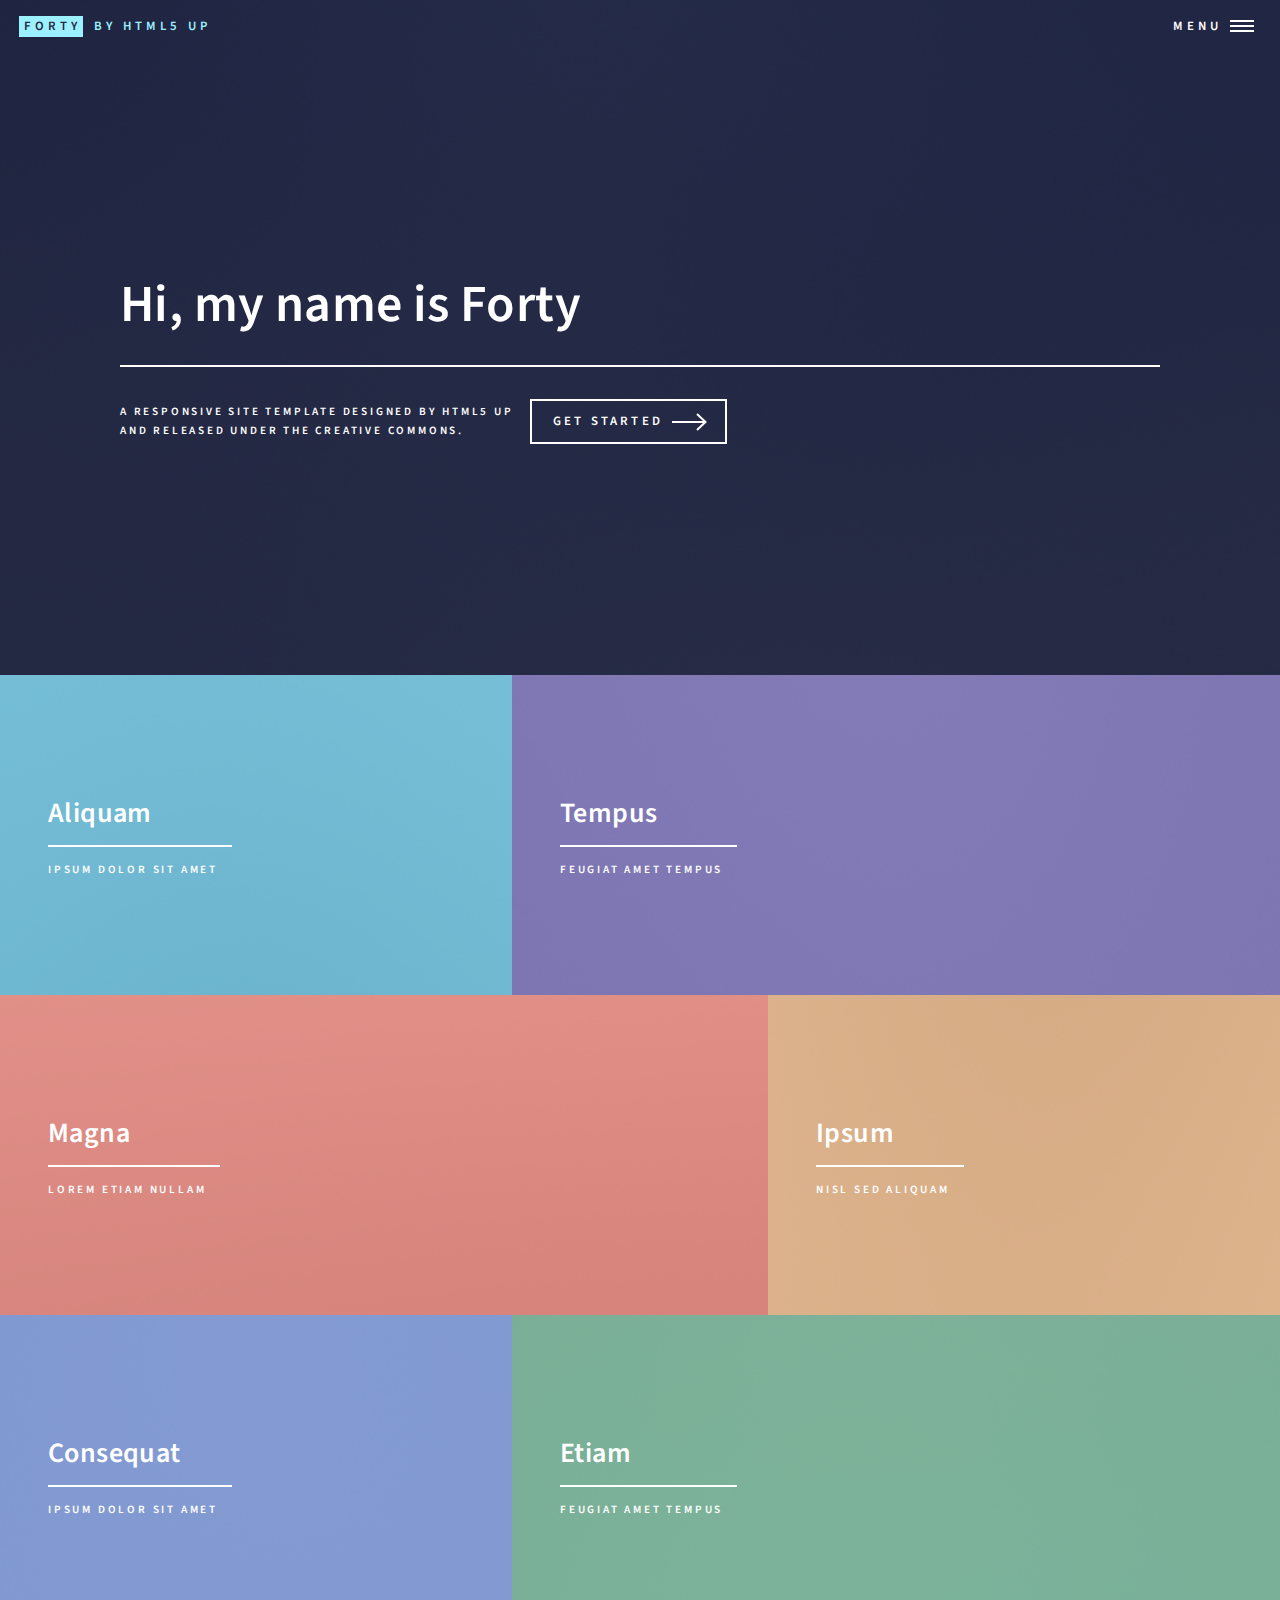
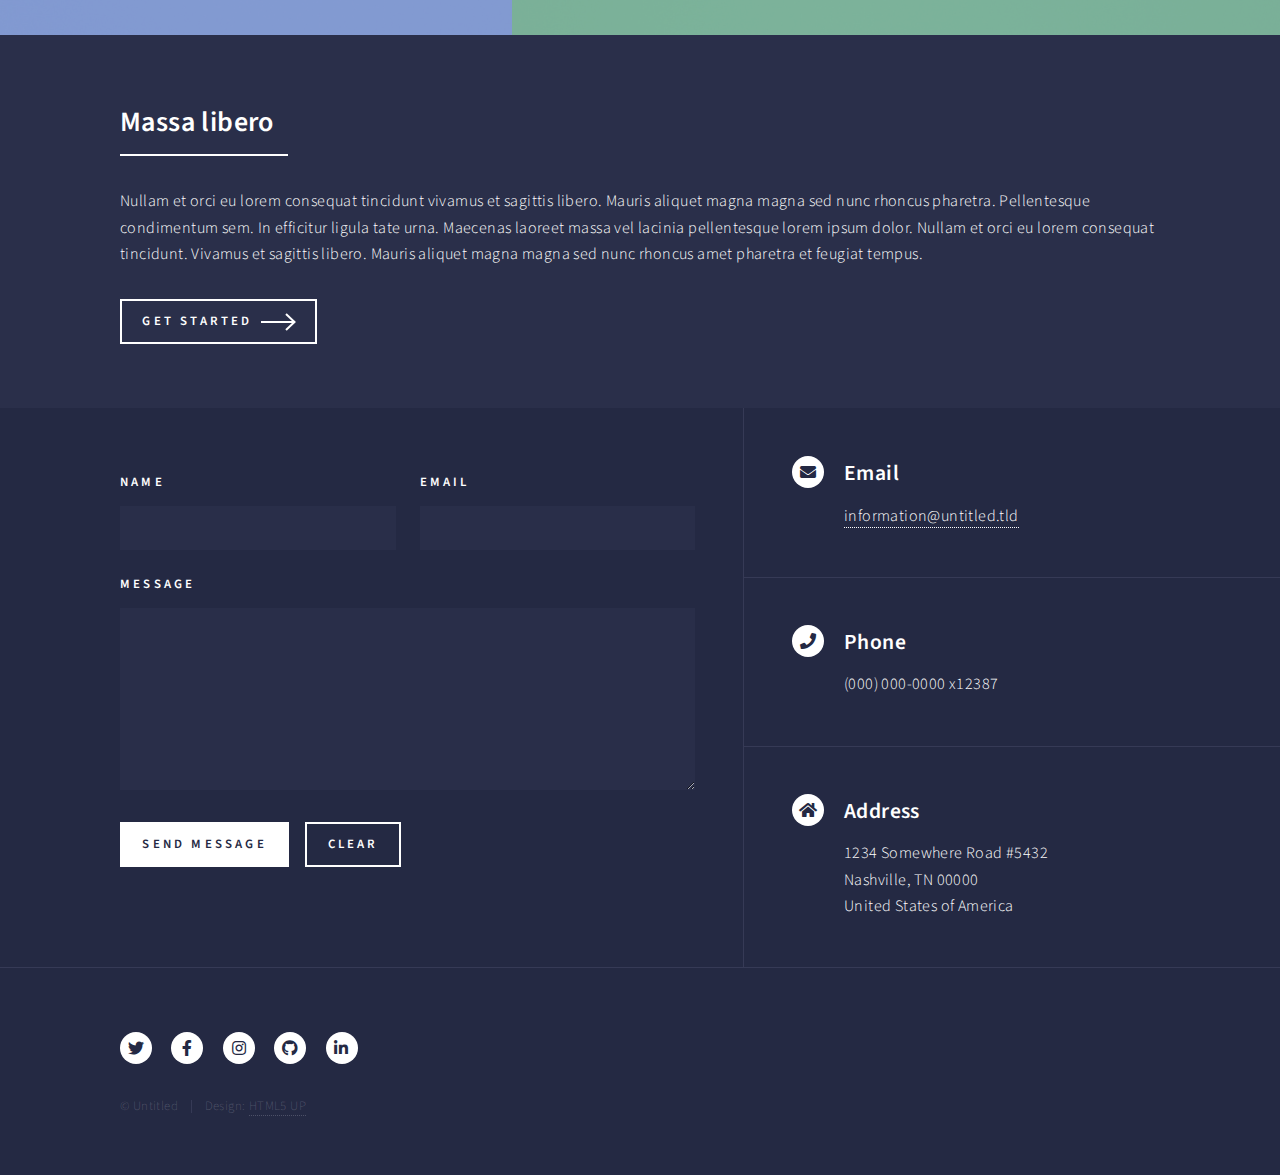
<file: index.html>
<!DOCTYPE HTML>
<!--
	Forty by HTML5 UP
	html5up.net | @ajlkn
	Free for personal and commercial use under the CCA 3.0 license (html5up.net/license)
-->
<html>
	<head>
		<title>Forty by HTML5 UP</title>
		<meta charset="utf-8" />
		<meta name="viewport" content="width=device-width, initial-scale=1, user-scalable=no" />
		<link rel="stylesheet" href="assets/css/main.css" />
		<noscript><link rel="stylesheet" href="assets/css/noscript.css" /></noscript>
	</head>
	<body class="is-preload">

		<!-- Wrapper -->
			<div id="wrapper">

				<!-- Header -->
					<header id="header" class="alt">
						<a href="index.html" class="logo"><strong>Forty</strong> <span>by HTML5 UP</span></a>
						<nav>
							<a href="#menu">Menu</a>
						</nav>
					</header>

				<!-- Menu -->
					<nav id="menu">
						<ul class="links">
							<li><a href="index.html">Home</a></li>
							<li><a href="landing.html">Landing</a></li>
							<li><a href="generic.html">Generic</a></li>
							<li><a href="elements.html">Elements</a></li>
						</ul>
						<ul class="actions stacked">
							<li><a href="#" class="button primary fit">Get Started</a></li>
							<li><a href="#" class="button fit">Log In</a></li>
						</ul>
					</nav>

				<!-- Banner -->
					<section id="banner" class="major">
						<div class="inner">
							<header class="major">
								<h1>Hi, my name is Forty</h1>
							</header>
							<div class="content">
								<p>A responsive site template designed by HTML5 UP<br />
								and released under the Creative Commons.</p>
								<ul class="actions">
									<li><a href="#one" class="button next scrolly">Get Started</a></li>
								</ul>
							</div>
						</div>
					</section>

				<!-- Main -->
					<div id="main">

						<!-- One -->
							<section id="one" class="tiles">
								<article>
									<span class="image">
										<img src="images/pic01.jpg" alt="" />
									</span>
									<header class="major">
										<h3><a href="landing.html" class="link">Aliquam</a></h3>
										<p>Ipsum dolor sit amet</p>
									</header>
								</article>
								<article>
									<span class="image">
										<img src="images/pic02.jpg" alt="" />
									</span>
									<header class="major">
										<h3><a href="landing.html" class="link">Tempus</a></h3>
										<p>feugiat amet tempus</p>
									</header>
								</article>
								<article>
									<span class="image">
										<img src="images/pic03.jpg" alt="" />
									</span>
									<header class="major">
										<h3><a href="landing.html" class="link">Magna</a></h3>
										<p>Lorem etiam nullam</p>
									</header>
								</article>
								<article>
									<span class="image">
										<img src="images/pic04.jpg" alt="" />
									</span>
									<header class="major">
										<h3><a href="landing.html" class="link">Ipsum</a></h3>
										<p>Nisl sed aliquam</p>
									</header>
								</article>
								<article>
									<span class="image">
										<img src="images/pic05.jpg" alt="" />
									</span>
									<header class="major">
										<h3><a href="landing.html" class="link">Consequat</a></h3>
										<p>Ipsum dolor sit amet</p>
									</header>
								</article>
								<article>
									<span class="image">
										<img src="images/pic06.jpg" alt="" />
									</span>
									<header class="major">
										<h3><a href="landing.html" class="link">Etiam</a></h3>
										<p>Feugiat amet tempus</p>
									</header>
								</article>
							</section>

						<!-- Two -->
							<section id="two">
								<div class="inner">
									<header class="major">
										<h2>Massa libero</h2>
									</header>
									<p>Nullam et orci eu lorem consequat tincidunt vivamus et sagittis libero. Mauris aliquet magna magna sed nunc rhoncus pharetra. Pellentesque condimentum sem. In efficitur ligula tate urna. Maecenas laoreet massa vel lacinia pellentesque lorem ipsum dolor. Nullam et orci eu lorem consequat tincidunt. Vivamus et sagittis libero. Mauris aliquet magna magna sed nunc rhoncus amet pharetra et feugiat tempus.</p>
									<ul class="actions">
										<li><a href="landing.html" class="button next">Get Started</a></li>
									</ul>
								</div>
							</section>

					</div>

				<!-- Contact -->
					<section id="contact">
						<div class="inner">
							<section>
								<form method="post" action="#">
									<div class="fields">
										<div class="field half">
											<label for="name">Name</label>
											<input type="text" name="name" id="name" />
										</div>
										<div class="field half">
											<label for="email">Email</label>
											<input type="text" name="email" id="email" />
										</div>
										<div class="field">
											<label for="message">Message</label>
											<textarea name="message" id="message" rows="6"></textarea>
										</div>
									</div>
									<ul class="actions">
										<li><input type="submit" value="Send Message" class="primary" /></li>
										<li><input type="reset" value="Clear" /></li>
									</ul>
								</form>
							</section>
							<section class="split">
								<section>
									<div class="contact-method">
										<span class="icon solid alt fa-envelope"></span>
										<h3>Email</h3>
										<a href="#">information@untitled.tld</a>
									</div>
								</section>
								<section>
									<div class="contact-method">
										<span class="icon solid alt fa-phone"></span>
										<h3>Phone</h3>
										<span>(000) 000-0000 x12387</span>
									</div>
								</section>
								<section>
									<div class="contact-method">
										<span class="icon solid alt fa-home"></span>
										<h3>Address</h3>
										<span>1234 Somewhere Road #5432<br />
										Nashville, TN 00000<br />
										United States of America</span>
									</div>
								</section>
							</section>
						</div>
					</section>

				<!-- Footer -->
					<footer id="footer">
						<div class="inner">
							<ul class="icons">
								<li><a href="#" class="icon brands alt fa-twitter"><span class="label">Twitter</span></a></li>
								<li><a href="#" class="icon brands alt fa-facebook-f"><span class="label">Facebook</span></a></li>
								<li><a href="#" class="icon brands alt fa-instagram"><span class="label">Instagram</span></a></li>
								<li><a href="#" class="icon brands alt fa-github"><span class="label">GitHub</span></a></li>
								<li><a href="#" class="icon brands alt fa-linkedin-in"><span class="label">LinkedIn</span></a></li>
							</ul>
							<ul class="copyright">
								<li>&copy; Untitled</li><li>Design: <a href="https://html5up.net">HTML5 UP</a></li>
							</ul>
						</div>
					</footer>

			</div>

		<!-- Scripts -->
			<script src="assets/js/jquery.min.js"></script>
			<script src="assets/js/jquery.scrolly.min.js"></script>
			<script src="assets/js/jquery.scrollex.min.js"></script>
			<script src="assets/js/browser.min.js"></script>
			<script src="assets/js/breakpoints.min.js"></script>
			<script src="assets/js/util.js"></script>
			<script src="assets/js/main.js"></script>

	</body>
</html>
</file>
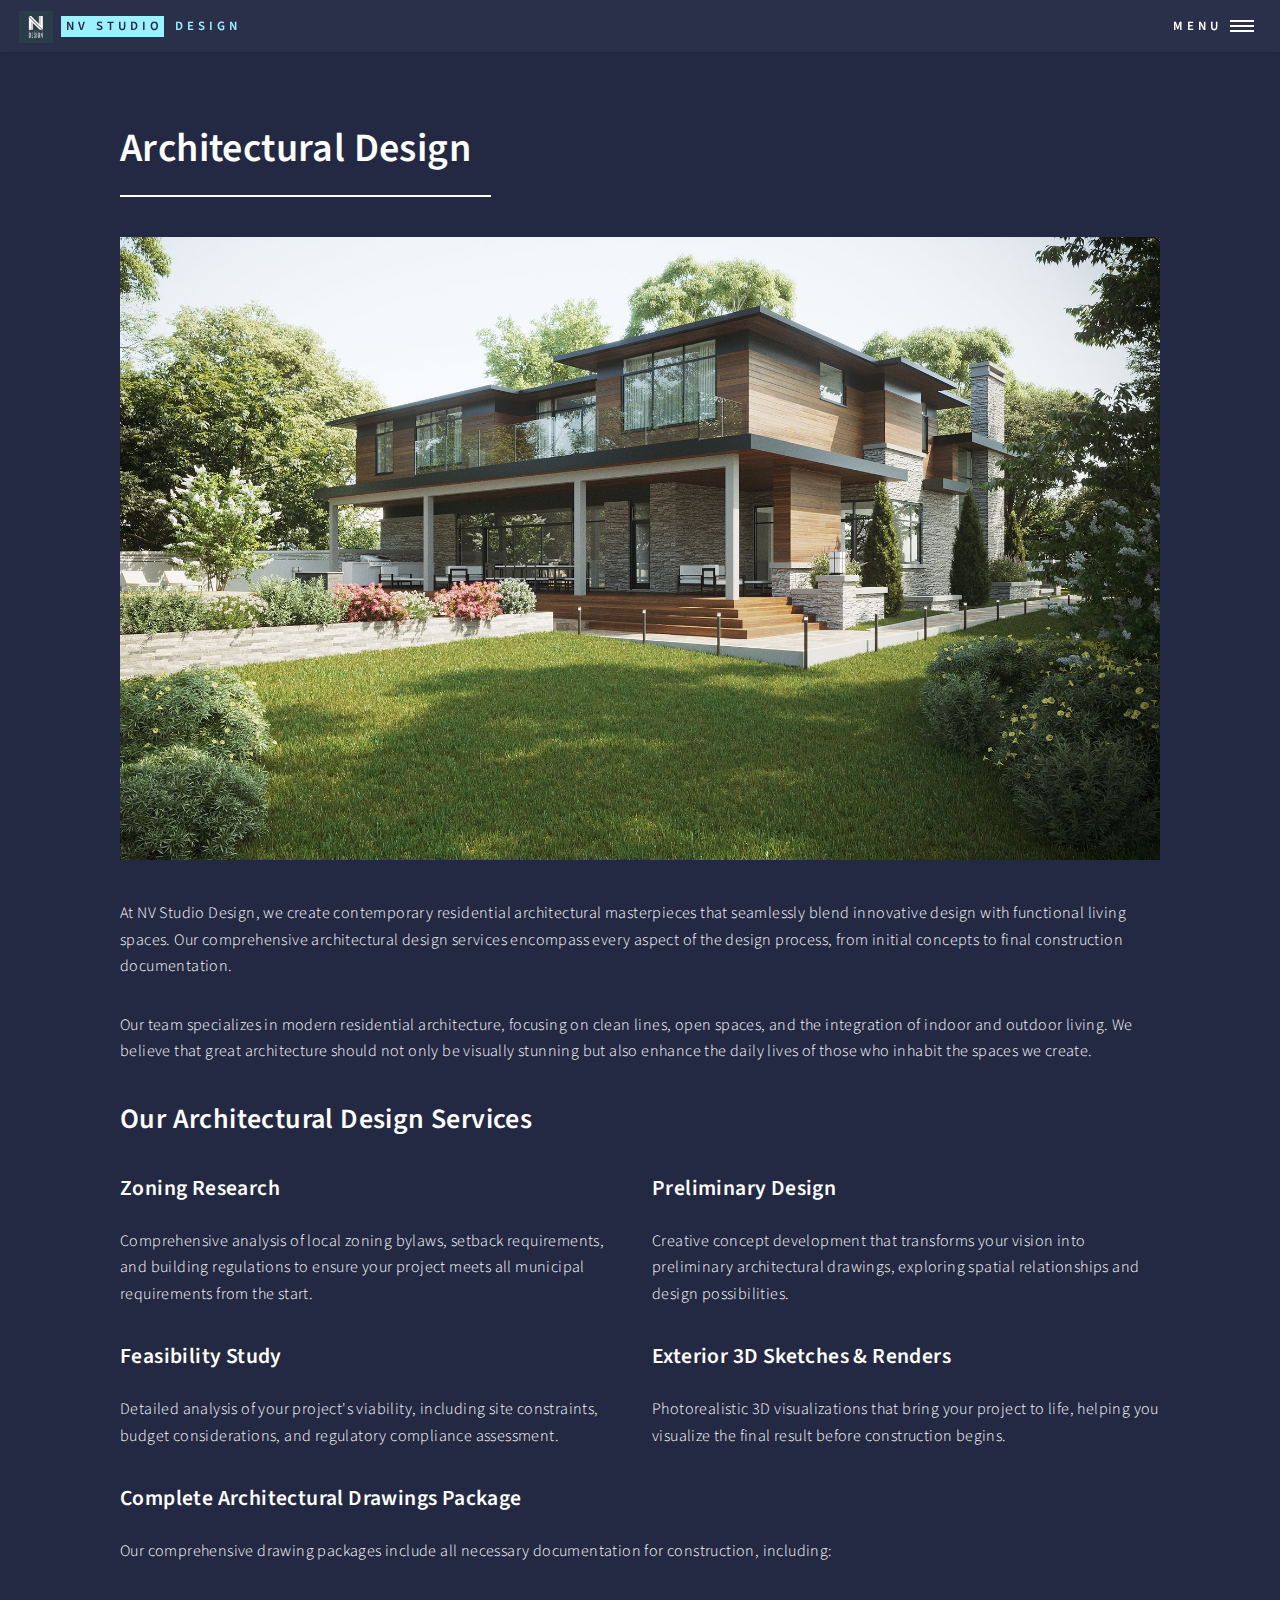
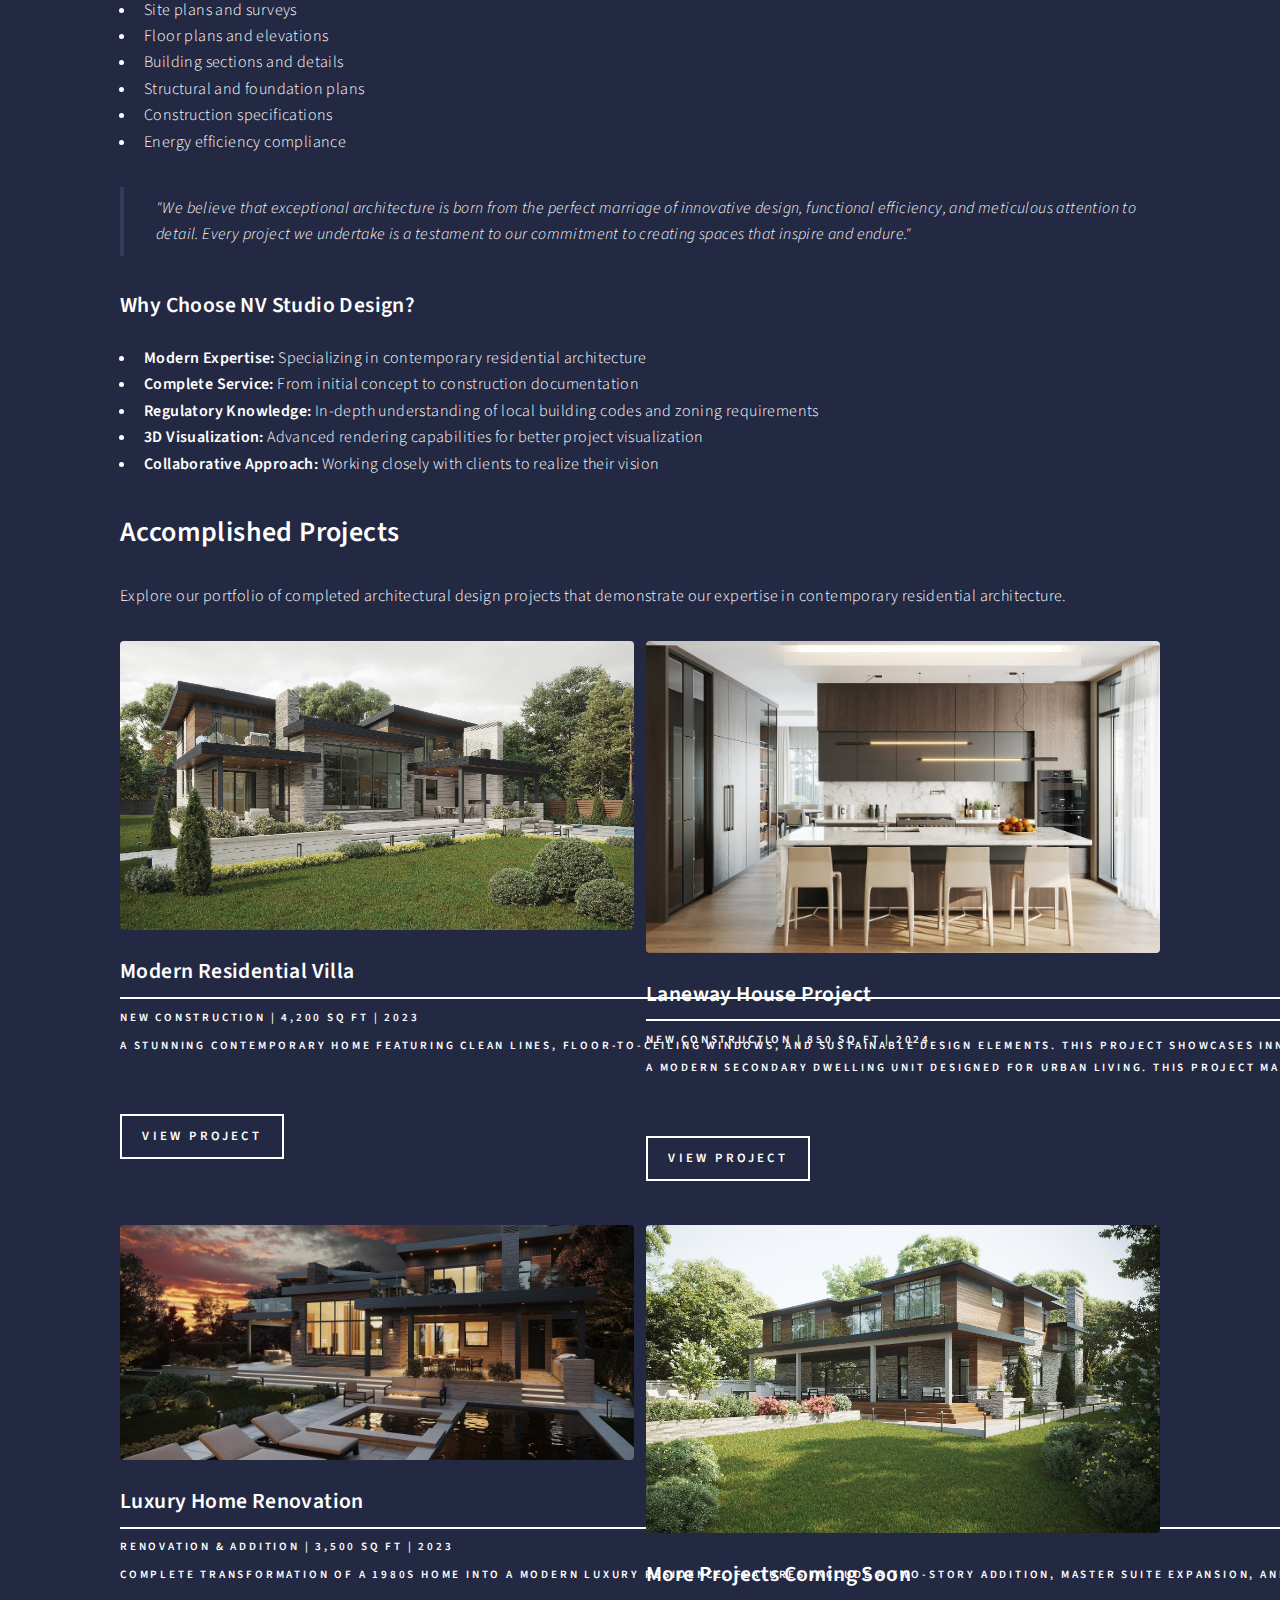
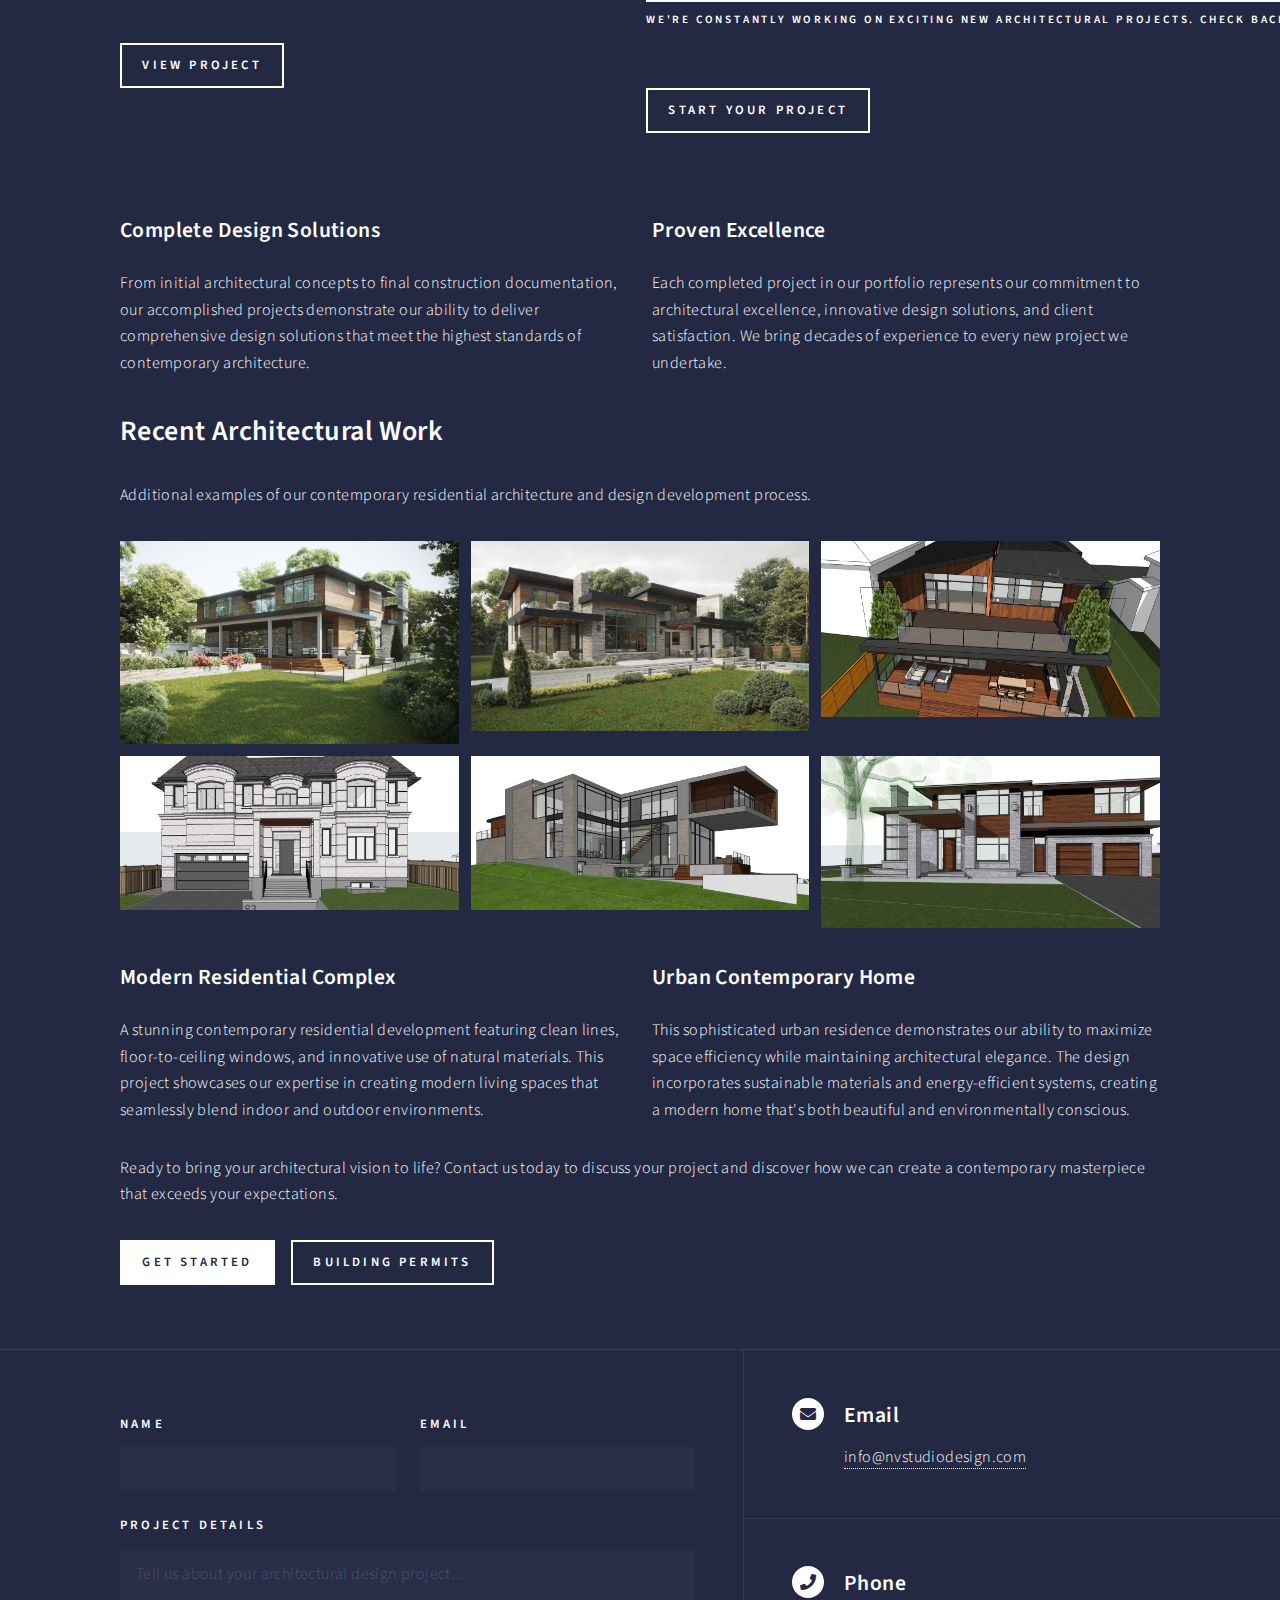
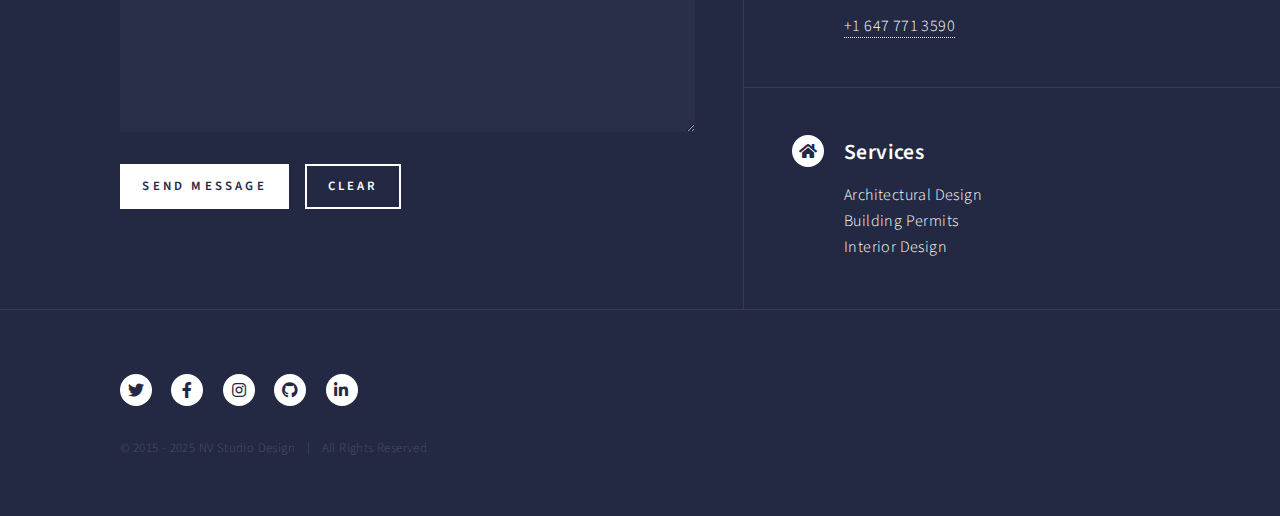
<file: architectural-design.html>
<!DOCTYPE HTML>
<!--
	Forty by HTML5 UP
	html5up.net | @ajlkn
	Free for personal and commercial use under the CCA 3.0 license (html5up.net/license)
-->
<html>
	<head>
		<title>Architectural Design - NV Studio Design</title>
		<meta charset="utf-8" />
		<meta name="viewport" content="width=device-width, initial-scale=1, user-scalable=no" />
		<meta name="description" content="Complete architectural design solutions from concept to construction. Zoning research, preliminary design, feasibility studies, and exterior 3D renders." />
		<link rel="stylesheet" href="assets/css/main.css" />
		<noscript><link rel="stylesheet" href="assets/css/noscript.css" /></noscript>
	</head>
	<body class="is-preload">

		<!-- Wrapper -->
			<div id="wrapper">

				<!-- Header -->
					<header id="header">
						<a href="index.html" class="logo"><img src="images/logo.jpg" alt="NV Studio Design" style="height: 2rem; width: auto; vertical-align: middle; margin-right: 0.5rem;" /><strong>NV Studio</strong> <span>Design</span></a>
						<nav>
							<a href="#menu">Menu</a>
						</nav>
					</header>

				<!-- Menu -->
					<nav id="menu">
						<ul class="links">
							<li><a href="index.html">Home</a></li>
							<li><a href="architectural-design.html">Architectural Design</a></li>
							<li><a href="building-permits.html">Building Permits</a></li>
							<li><a href="interior-design.html">Interior Design</a></li>
						</ul>
						<ul class="actions stacked">
							<li><a href="#contact" class="button primary fit">Get Quote</a></li>
							<li><a href="tel:+16477713590" class="button fit">Call Now</a></li>
						</ul>
					</nav>

				<!-- Main -->
					<div id="main" class="alt">

						<!-- One -->
							<section id="one">
								<div class="inner">
									<header class="major">
										<h1>Architectural Design</h1>
									</header>
									<span class="image main"><img src="images/architectural-design/img-A0xxQVDK1eT4vp13.jpg" alt="Modern residential architectural design showcasing sleek lines and innovative features" /></span>
									<p>At NV Studio Design, we create contemporary residential architectural masterpieces that seamlessly blend innovative design with functional living spaces. Our comprehensive architectural design services encompass every aspect of the design process, from initial concepts to final construction documentation.</p>
									<p>Our team specializes in modern residential architecture, focusing on clean lines, open spaces, and the integration of indoor and outdoor living. We believe that great architecture should not only be visually stunning but also enhance the daily lives of those who inhabit the spaces we create.</p>
									
									<h2>Our Architectural Design Services</h2>
									<div class="row">
										<div class="col-6 col-12-small">
											<h3>Zoning Research</h3>
											<p>Comprehensive analysis of local zoning bylaws, setback requirements, and building regulations to ensure your project meets all municipal requirements from the start.</p>
										</div>
										<div class="col-6 col-12-small">
											<h3>Preliminary Design</h3>
											<p>Creative concept development that transforms your vision into preliminary architectural drawings, exploring spatial relationships and design possibilities.</p>
										</div>
										<div class="col-6 col-12-small">
											<h3>Feasibility Study</h3>
											<p>Detailed analysis of your project's viability, including site constraints, budget considerations, and regulatory compliance assessment.</p>
										</div>
										<div class="col-6 col-12-small">
											<h3>Exterior 3D Sketches & Renders</h3>
											<p>Photorealistic 3D visualizations that bring your project to life, helping you visualize the final result before construction begins.</p>
										</div>
									</div>
									
									<h3>Complete Architectural Drawings Package</h3>
									<p>Our comprehensive drawing packages include all necessary documentation for construction, including:</p>
									<ul>
										<li>Site plans and surveys</li>
										<li>Floor plans and elevations</li>
										<li>Building sections and details</li>
										<li>Structural and foundation plans</li>
										<li>Construction specifications</li>
										<li>Energy efficiency compliance</li>
									</ul>
									
									<blockquote>
										"We believe that exceptional architecture is born from the perfect marriage of innovative design, functional efficiency, and meticulous attention to detail. Every project we undertake is a testament to our commitment to creating spaces that inspire and endure."
									</blockquote>
									
									<h3>Why Choose NV Studio Design?</h3>
									<ul>
										<li><strong>Modern Expertise:</strong> Specializing in contemporary residential architecture</li>
										<li><strong>Complete Service:</strong> From initial concept to construction documentation</li>
										<li><strong>Regulatory Knowledge:</strong> In-depth understanding of local building codes and zoning requirements</li>
										<li><strong>3D Visualization:</strong> Advanced rendering capabilities for better project visualization</li>
										<li><strong>Collaborative Approach:</strong> Working closely with clients to realize their vision</li>
									</ul>
									
									<h2>Accomplished Projects</h2>
									<p>Explore our portfolio of completed architectural design projects that demonstrate our expertise in contemporary residential architecture.</p>
									
									<!-- Project Cards -->
									<div class="row gtr-50 gtr-uniform">
										<div class="col-6 col-12-medium">
											<article class="project-card">
												<a href="project-modern-residential-villa.html" class="image">
													<img src="images/projects/modern-residential-villa/1-m5KLpxQggBCWDKl6.jpg" alt="Modern Residential Villa - Contemporary home design" />
												</a>
												<header class="major">
													<h3><a href="project-modern-residential-villa.html" class="link">Modern Residential Villa</a></h3>
													<p><strong>New Construction | 4,200 sq ft | 2023</strong></p>
													<p>A stunning contemporary home featuring clean lines, floor-to-ceiling windows, and sustainable design elements. This project showcases innovative use of space and cutting-edge architectural design.</p>
												</header>
												<ul class="actions">
													<li><a href="project-modern-residential-villa.html" class="button">View Project</a></li>
												</ul>
											</article>
										</div>
										<div class="col-6 col-12-medium">
											<article class="project-card">
												<a href="project-laneway-house.html" class="image">
													<img src="images/projects/laneway-house-project/1a-YD0ng4naVrtpzOMo.jpg" alt="Laneway House Project - Modern urban dwelling" />
												</a>
												<header class="major">
													<h3><a href="project-laneway-house.html" class="link">Laneway House Project</a></h3>
													<p><strong>New Construction | 850 sq ft | 2024</strong></p>
													<p>A modern secondary dwelling unit designed for urban living. This project maximizes space efficiency while maintaining style and comfort for contemporary city life.</p>
												</header>
												<ul class="actions">
													<li><a href="project-laneway-house.html" class="button">View Project</a></li>
												</ul>
											</article>
										</div>
										<div class="col-6 col-12-medium">
											<article class="project-card">
												<a href="project-luxury-home-renovation.html" class="image">
													<img src="images/projects/luxury-home-renovation/3-A3QOoKVygoIkW0VX.jpg" alt="Luxury Home Renovation - Complete transformation" />
												</a>
												<header class="major">
													<h3><a href="project-luxury-home-renovation.html" class="link">Luxury Home Renovation</a></h3>
													<p><strong>Renovation & Addition | 3,500 sq ft | 2023</strong></p>
													<p>Complete transformation of a 1980s home into a modern luxury residence. Features include a two-story addition, master suite expansion, and contemporary finishes throughout.</p>
												</header>
												<ul class="actions">
													<li><a href="project-luxury-home-renovation.html" class="button">View Project</a></li>
												</ul>
											</article>
										</div>
										<div class="col-6 col-12-medium">
											<article class="project-card">
												<div class="image">
													<img src="images/architectural-design/img-A0xxQVDK1eT4vp13.jpg" alt="Upcoming architectural projects" />
												</div>
												<header class="major">
													<h3>More Projects Coming Soon</h3>
													<p>We're constantly working on exciting new architectural projects. Check back soon to see more of our completed work, or contact us to discuss your next architectural design project.</p>
												</header>
												<ul class="actions">
													<li><a href="#contact" class="button">Start Your Project</a></li>
												</ul>
											</article>
										</div>
									</div>
									
									<div class="row" style="margin-top: 3rem;">
										<div class="col-6 col-12-small">
											<h3>Complete Design Solutions</h3>
											<p>From initial architectural concepts to final construction documentation, our accomplished projects demonstrate our ability to deliver comprehensive design solutions that meet the highest standards of contemporary architecture.</p>
										</div>
										<div class="col-6 col-12-small">
											<h3>Proven Excellence</h3>
											<p>Each completed project in our portfolio represents our commitment to architectural excellence, innovative design solutions, and client satisfaction. We bring decades of experience to every new project we undertake.</p>
										</div>
									</div>
									
									<h2>Recent Architectural Work</h2>
									<p>Additional examples of our contemporary residential architecture and design development process.</p>
									
									<div class="box alt">
										<div class="row gtr-50 gtr-uniform">
											<div class="col-4"><span class="image fit"><img src="images/architectural-design/img-A0xxQVDK1eT4vp13.jpg" alt="Contemporary residential exterior with clean lines and modern materials" /></span></div>
											<div class="col-4"><span class="image fit"><img src="images/architectural-design/1-m5KLpxQggBCWDKl6.jpg" alt="Modern architectural facade with innovative window design" /></span></div>
											<div class="col-4"><span class="image fit"><img src="images/architectural-design/img-mxBBkZ3waOS7bvoM.jpg" alt="Sleek residential design with geometric elements" /></span></div>
											<div class="col-4"><span class="image fit"><img src="images/architectural-design/QIP-Shot-Screen-mxBBkZBR8McqPPxa.jpg" alt="Architectural visualization showing modern building design" /></span></div>
											<div class="col-4"><span class="image fit"><img src="images/architectural-design/QIP-Shot-Screen-m7VVowL6PwiyoZxp.jpg" alt="3D architectural rendering of contemporary home" /></span></div>
											<div class="col-4"><span class="image fit"><img src="images/architectural-design/QIP-Shot-Screen-mePjwaZBlNi3jZze.jpg" alt="Modern residential project with innovative design elements" /></span></div>
										</div>
									</div>
									
									<div class="row">
										<div class="col-6 col-12-small">
											<h3>Modern Residential Complex</h3>
											<p>A stunning contemporary residential development featuring clean lines, floor-to-ceiling windows, and innovative use of natural materials. This project showcases our expertise in creating modern living spaces that seamlessly blend indoor and outdoor environments.</p>
										</div>
										<div class="col-6 col-12-small">
											<h3>Urban Contemporary Home</h3>
											<p>This sophisticated urban residence demonstrates our ability to maximize space efficiency while maintaining architectural elegance. The design incorporates sustainable materials and energy-efficient systems, creating a modern home that's both beautiful and environmentally conscious.</p>
										</div>
									</div>
									
									<p>Ready to bring your architectural vision to life? Contact us today to discuss your project and discover how we can create a contemporary masterpiece that exceeds your expectations.</p>
									
									<ul class="actions">
										<li><a href="#contact" class="button primary">Get Started</a></li>
										<li><a href="building-permits.html" class="button">Building Permits</a></li>
									</ul>
								</div>
							</section>

					</div>

				<!-- Contact -->
					<section id="contact">
						<div class="inner">
							<section>
								<form method="post" action="#">
									<div class="fields">
										<div class="field half">
											<label for="name">Name</label>
											<input type="text" name="name" id="name" />
										</div>
										<div class="field half">
											<label for="email">Email</label>
											<input type="text" name="email" id="email" />
										</div>
										<div class="field">
											<label for="message">Project Details</label>
											<textarea name="message" id="message" rows="6" placeholder="Tell us about your architectural design project..."></textarea>
										</div>
									</div>
									<ul class="actions">
										<li><input type="submit" value="Send Message" class="primary" /></li>
										<li><input type="reset" value="Clear" /></li>
									</ul>
								</form>
							</section>
							<section class="split">
								<section>
									<div class="contact-method">
										<span class="icon solid alt fa-envelope"></span>
										<h3>Email</h3>
										<a href="mailto:info@nvstudiodesign.com">info@nvstudiodesign.com</a>
									</div>
								</section>
								<section>
									<div class="contact-method">
										<span class="icon solid alt fa-phone"></span>
										<h3>Phone</h3>
										<a href="tel:+16477713590">+1 647 771 3590</a>
									</div>
								</section>
								<section>
									<div class="contact-method">
										<span class="icon solid alt fa-home"></span>
										<h3>Services</h3>
										<span>Architectural Design<br />
										Building Permits<br />
										Interior Design</span>
									</div>
								</section>
							</section>
						</div>
					</section>

				<!-- Footer -->
					<footer id="footer">
						<div class="inner">
							<ul class="icons">
								<li><a href="#" class="icon brands alt fa-twitter"><span class="label">Twitter</span></a></li>
								<li><a href="#" class="icon brands alt fa-facebook-f"><span class="label">Facebook</span></a></li>
								<li><a href="#" class="icon brands alt fa-instagram"><span class="label">Instagram</span></a></li>
								<li><a href="#" class="icon brands alt fa-github"><span class="label">GitHub</span></a></li>
								<li><a href="#" class="icon brands alt fa-linkedin-in"><span class="label">LinkedIn</span></a></li>
							</ul>
							<ul class="copyright">
								<li>&copy; 2015 - 2025 NV Studio Design</li><li>All Rights Reserved</li>
							</ul>
						</div>
					</footer>

			</div>

		<!-- Scripts -->
			<script src="assets/js/jquery.min.js"></script>
			<script src="assets/js/jquery.scrolly.min.js"></script>
			<script src="assets/js/jquery.scrollex.min.js"></script>
			<script src="assets/js/browser.min.js"></script>
			<script src="assets/js/breakpoints.min.js"></script>
			<script src="assets/js/util.js"></script>
			<script src="assets/js/main.js"></script>

	</body>
</html>
</file>
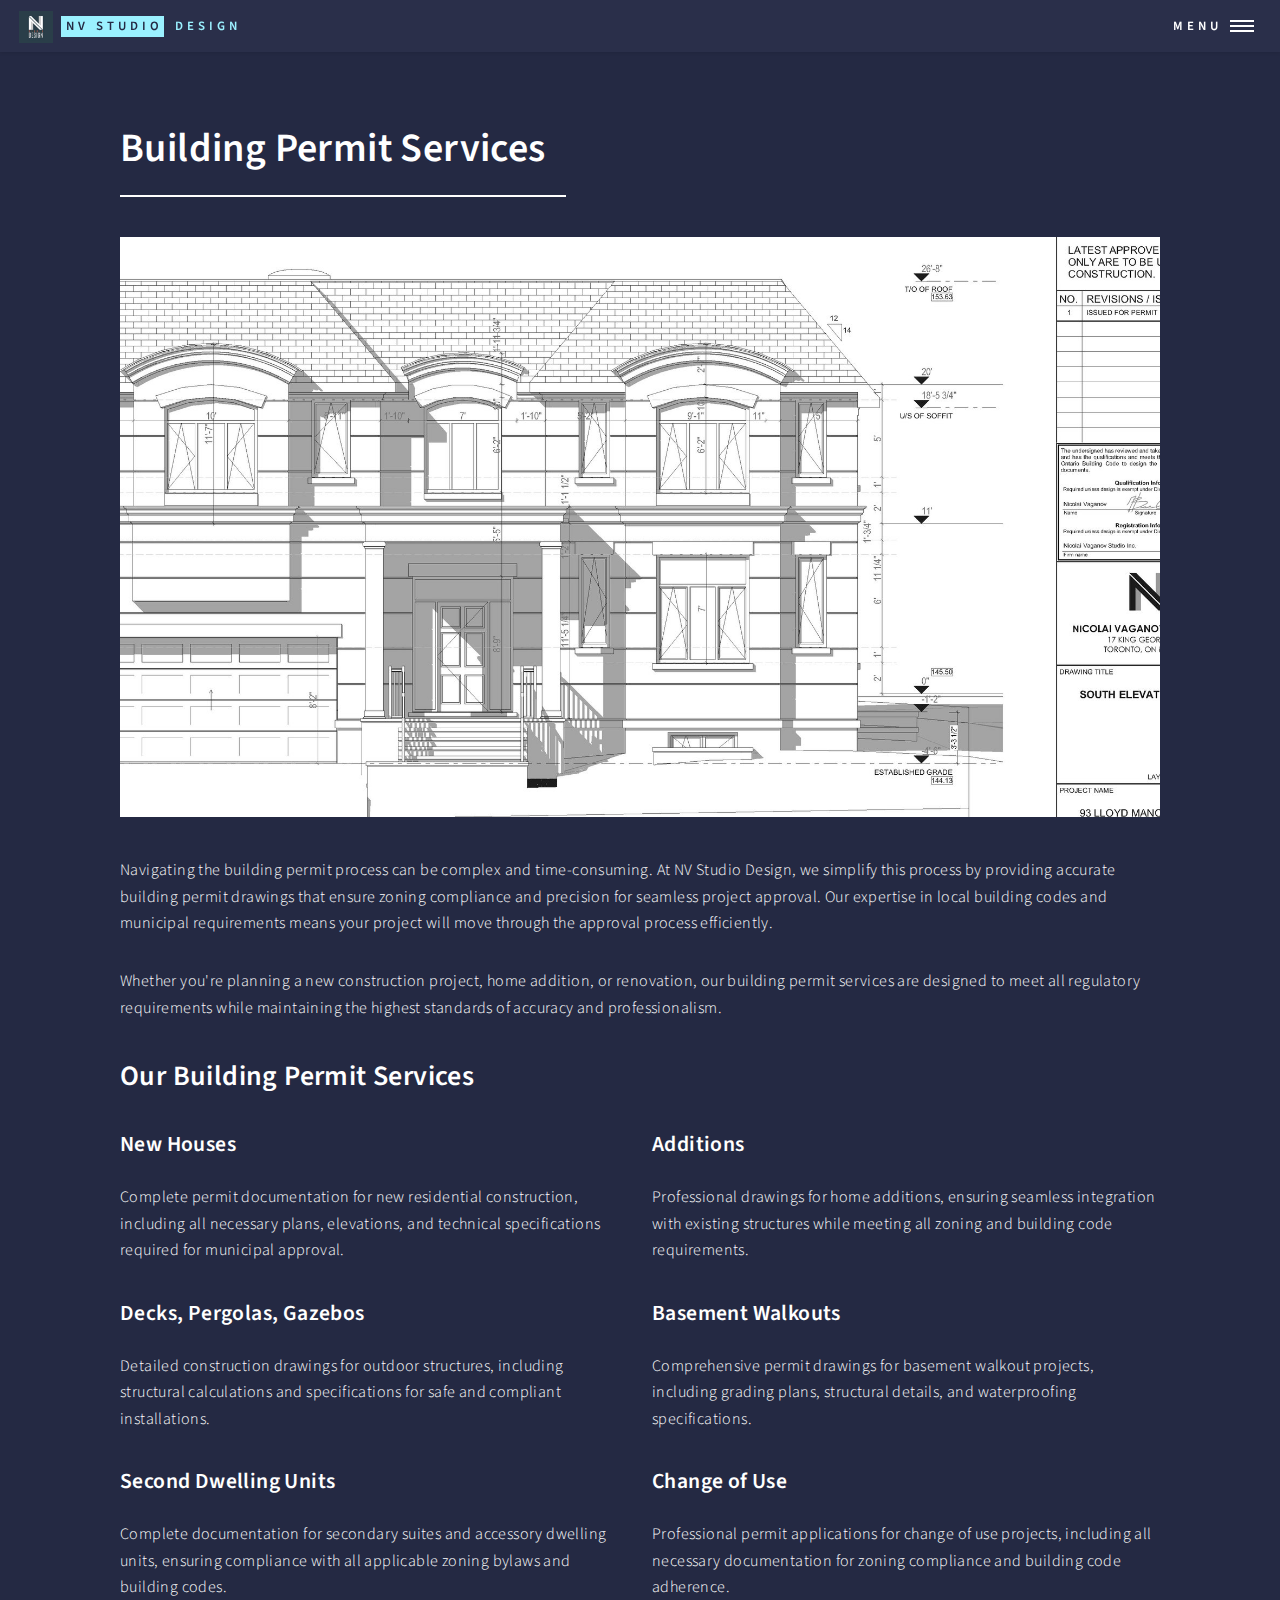
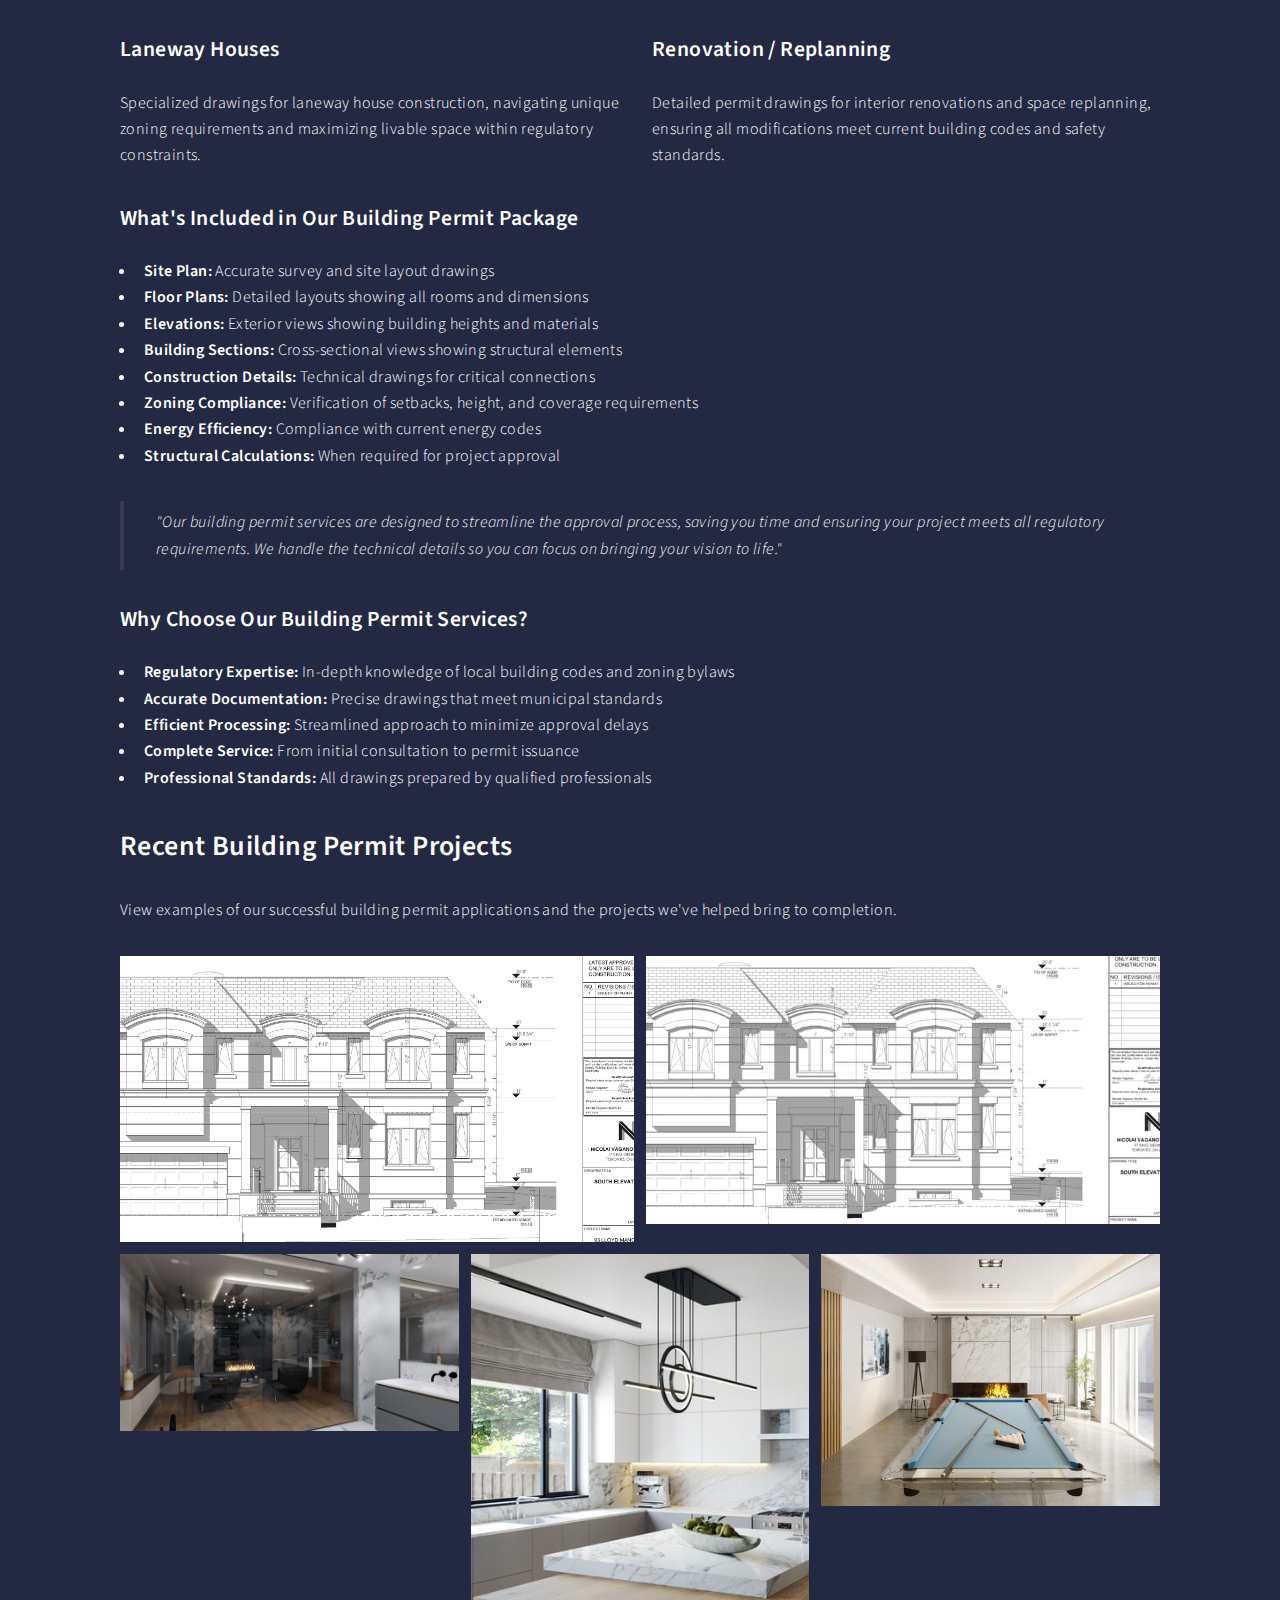
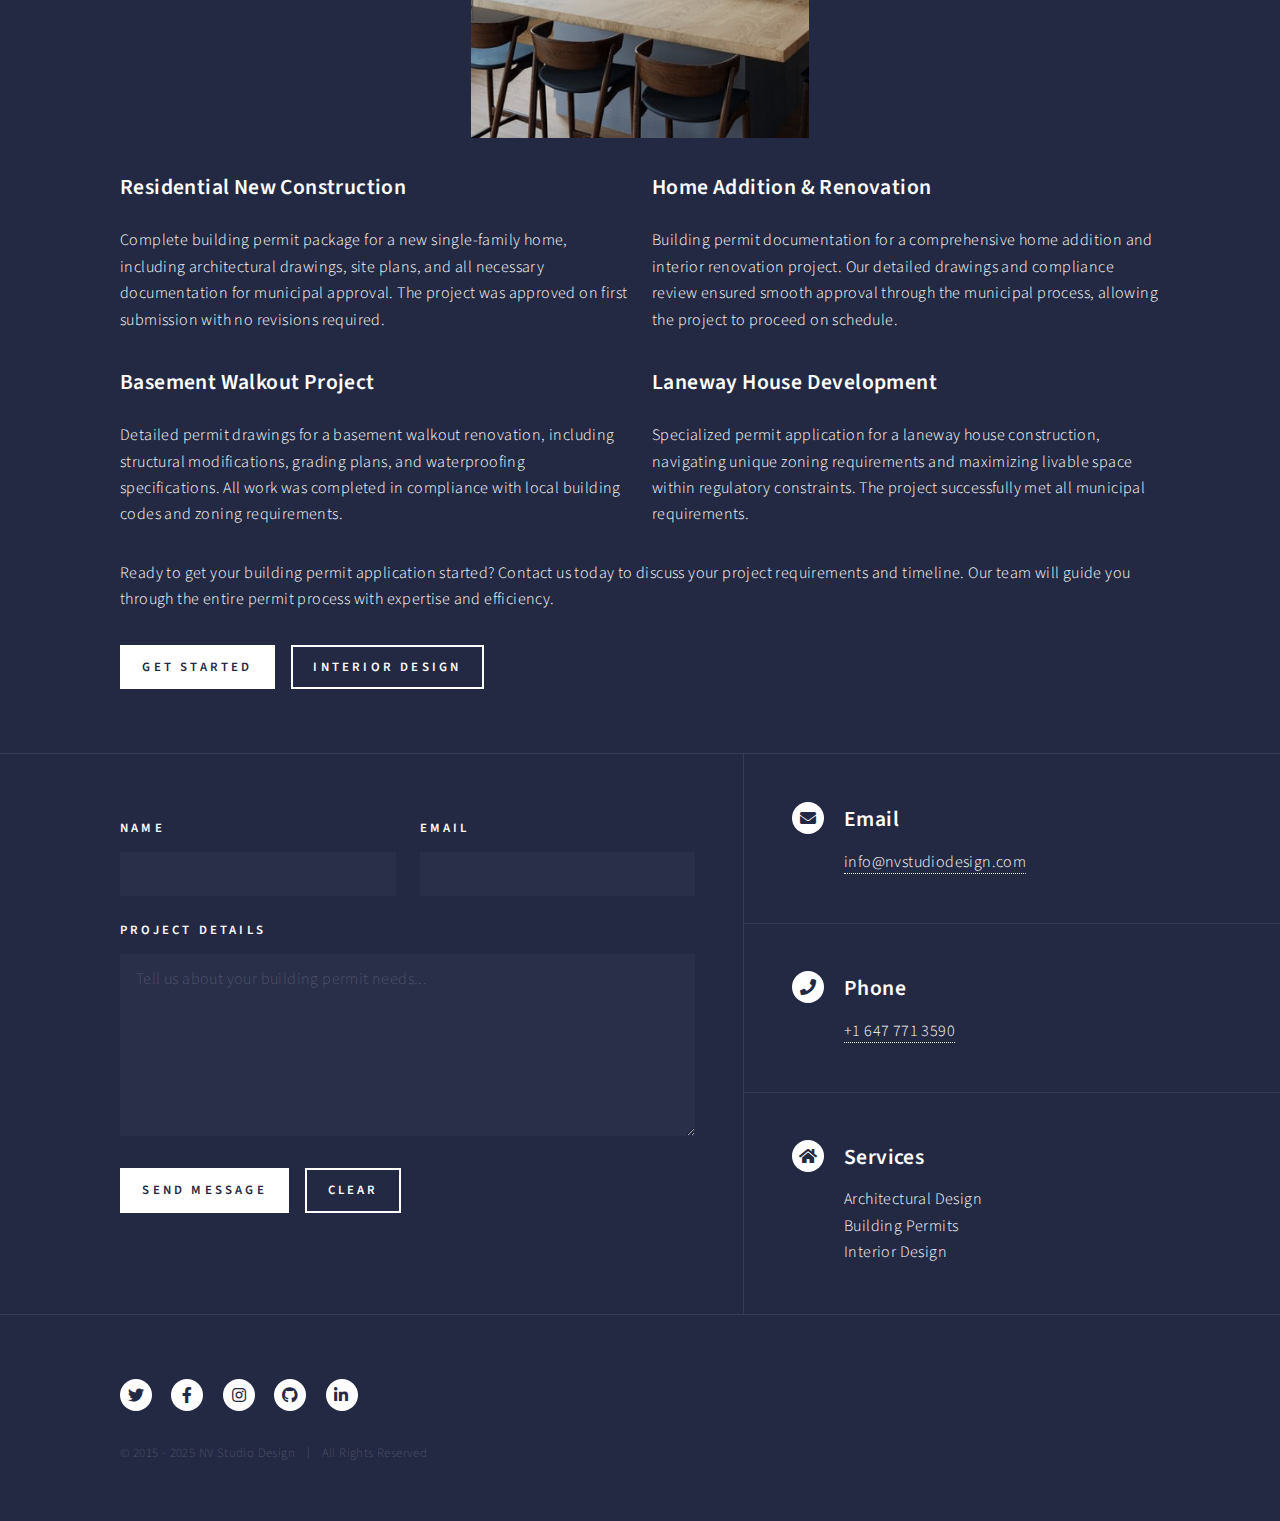
<file: building-permits.html>
<!DOCTYPE HTML>
<!--
	Forty by HTML5 UP
	html5up.net | @ajlkn
	Free for personal and commercial use under the CCA 3.0 license (html5up.net/license)
-->
<html>
	<head>
		<title>Building Permits - NV Studio Design</title>
		<meta charset="utf-8" />
		<meta name="viewport" content="width=device-width, initial-scale=1, user-scalable=no" />
		<meta name="description" content="Accurate building permit drawings ensuring zoning compliance and precision for seamless project approval. New houses, additions, renovations, and more." />
		<link rel="stylesheet" href="assets/css/main.css" />
		<noscript><link rel="stylesheet" href="assets/css/noscript.css" /></noscript>
	</head>
	<body class="is-preload">

		<!-- Wrapper -->
			<div id="wrapper">

				<!-- Header -->
					<header id="header">
						<a href="index.html" class="logo"><img src="images/logo.jpg" alt="NV Studio Design" style="height: 2rem; width: auto; vertical-align: middle; margin-right: 0.5rem;" /><strong>NV Studio</strong> <span>Design</span></a>
						<nav>
							<a href="#menu">Menu</a>
						</nav>
					</header>

				<!-- Menu -->
					<nav id="menu">
						<ul class="links">
							<li><a href="index.html">Home</a></li>
							<li><a href="architectural-design.html">Architectural Design</a></li>
							<li><a href="building-permits.html">Building Permits</a></li>
							<li><a href="interior-design.html">Interior Design</a></li>
						</ul>
						<ul class="actions stacked">
							<li><a href="#contact" class="button primary fit">Get Quote</a></li>
							<li><a href="tel:+16477713590" class="button fit">Call Now</a></li>
						</ul>
					</nav>

				<!-- Main -->
					<div id="main" class="alt">

						<!-- One -->
							<section id="one">
								<div class="inner">
									<header class="major">
										<h1>Building Permit Services</h1>
									</header>
									<span class="image main"><img src="images/building-permits/img-dWxq59JboXf78PDJ.jpg" alt="Building permit drawings and documentation for zoning compliance" /></span>
									<p>Navigating the building permit process can be complex and time-consuming. At NV Studio Design, we simplify this process by providing accurate building permit drawings that ensure zoning compliance and precision for seamless project approval. Our expertise in local building codes and municipal requirements means your project will move through the approval process efficiently.</p>
									<p>Whether you're planning a new construction project, home addition, or renovation, our building permit services are designed to meet all regulatory requirements while maintaining the highest standards of accuracy and professionalism.</p>
									
									<h2>Our Building Permit Services</h2>
									<div class="row">
										<div class="col-6 col-12-small">
											<h3>New Houses</h3>
											<p>Complete permit documentation for new residential construction, including all necessary plans, elevations, and technical specifications required for municipal approval.</p>
										</div>
										<div class="col-6 col-12-small">
											<h3>Additions</h3>
											<p>Professional drawings for home additions, ensuring seamless integration with existing structures while meeting all zoning and building code requirements.</p>
										</div>
										<div class="col-6 col-12-small">
											<h3>Decks, Pergolas, Gazebos</h3>
											<p>Detailed construction drawings for outdoor structures, including structural calculations and specifications for safe and compliant installations.</p>
										</div>
										<div class="col-6 col-12-small">
											<h3>Basement Walkouts</h3>
											<p>Comprehensive permit drawings for basement walkout projects, including grading plans, structural details, and waterproofing specifications.</p>
										</div>
										<div class="col-6 col-12-small">
											<h3>Second Dwelling Units</h3>
											<p>Complete documentation for secondary suites and accessory dwelling units, ensuring compliance with all applicable zoning bylaws and building codes.</p>
										</div>
										<div class="col-6 col-12-small">
											<h3>Change of Use</h3>
											<p>Professional permit applications for change of use projects, including all necessary documentation for zoning compliance and building code adherence.</p>
										</div>
										<div class="col-6 col-12-small">
											<h3>Laneway Houses</h3>
											<p>Specialized drawings for laneway house construction, navigating unique zoning requirements and maximizing livable space within regulatory constraints.</p>
										</div>
										<div class="col-6 col-12-small">
											<h3>Renovation / Replanning</h3>
											<p>Detailed permit drawings for interior renovations and space replanning, ensuring all modifications meet current building codes and safety standards.</p>
										</div>
									</div>
									
									<h3>What's Included in Our Building Permit Package</h3>
									<ul>
										<li><strong>Site Plan:</strong> Accurate survey and site layout drawings</li>
										<li><strong>Floor Plans:</strong> Detailed layouts showing all rooms and dimensions</li>
										<li><strong>Elevations:</strong> Exterior views showing building heights and materials</li>
										<li><strong>Building Sections:</strong> Cross-sectional views showing structural elements</li>
										<li><strong>Construction Details:</strong> Technical drawings for critical connections</li>
										<li><strong>Zoning Compliance:</strong> Verification of setbacks, height, and coverage requirements</li>
										<li><strong>Energy Efficiency:</strong> Compliance with current energy codes</li>
										<li><strong>Structural Calculations:</strong> When required for project approval</li>
									</ul>
									
									<blockquote>
										"Our building permit services are designed to streamline the approval process, saving you time and ensuring your project meets all regulatory requirements. We handle the technical details so you can focus on bringing your vision to life."
									</blockquote>
									
									<h3>Why Choose Our Building Permit Services?</h3>
									<ul>
										<li><strong>Regulatory Expertise:</strong> In-depth knowledge of local building codes and zoning bylaws</li>
										<li><strong>Accurate Documentation:</strong> Precise drawings that meet municipal standards</li>
										<li><strong>Efficient Processing:</strong> Streamlined approach to minimize approval delays</li>
										<li><strong>Complete Service:</strong> From initial consultation to permit issuance</li>
										<li><strong>Professional Standards:</strong> All drawings prepared by qualified professionals</li>
									</ul>
									
									<h2>Recent Building Permit Projects</h2>
									<p>View examples of our successful building permit applications and the projects we've helped bring to completion.</p>
									
									<div class="box alt">
										<div class="row gtr-50 gtr-uniform">
											<div class="col-6"><span class="image fit"><img src="images/building-permits/img-dWxq59JboXf78PDJ.jpg" alt="Professional building permit drawings and documentation" /></span></div>
											<div class="col-6"><span class="image fit"><img src="images/home/img-dWxq59JboXf78PDJ.jpg" alt="Building permit application drawings for residential project" /></span></div>
											<div class="col-4"><span class="image fit"><img src="images/home/img-YlejXxyO2VF6ZL7j.jpg" alt="Home renovation project with permits" /></span></div>
											<div class="col-4"><span class="image fit"><img src="images/home/img-dOqwe0G15NCEZVK4.jpg" alt="Interior renovation project documentation" /></span></div>
											<div class="col-4"><span class="image fit"><img src="images/home/img-mjEOwD6r6Nt1wQjZ.jpg" alt="Residential permit project completion" /></span></div>
										</div>
									</div>
									
									<div class="row">
										<div class="col-6 col-12-small">
											<h3>Residential New Construction</h3>
											<p>Complete building permit package for a new single-family home, including architectural drawings, site plans, and all necessary documentation for municipal approval. The project was approved on first submission with no revisions required.</p>
										</div>
										<div class="col-6 col-12-small">
											<h3>Home Addition & Renovation</h3>
											<p>Building permit documentation for a comprehensive home addition and interior renovation project. Our detailed drawings and compliance review ensured smooth approval through the municipal process, allowing the project to proceed on schedule.</p>
										</div>
									</div>
									
									<div class="row">
										<div class="col-6 col-12-small">
											<h3>Basement Walkout Project</h3>
											<p>Detailed permit drawings for a basement walkout renovation, including structural modifications, grading plans, and waterproofing specifications. All work was completed in compliance with local building codes and zoning requirements.</p>
										</div>
										<div class="col-6 col-12-small">
											<h3>Laneway House Development</h3>
											<p>Specialized permit application for a laneway house construction, navigating unique zoning requirements and maximizing livable space within regulatory constraints. The project successfully met all municipal requirements.</p>
										</div>
									</div>
									
									<p>Ready to get your building permit application started? Contact us today to discuss your project requirements and timeline. Our team will guide you through the entire permit process with expertise and efficiency.</p>
									
									<ul class="actions">
										<li><a href="#contact" class="button primary">Get Started</a></li>
										<li><a href="interior-design.html" class="button">Interior Design</a></li>
									</ul>
								</div>
							</section>

					</div>

				<!-- Contact -->
					<section id="contact">
						<div class="inner">
							<section>
								<form method="post" action="#">
									<div class="fields">
										<div class="field half">
											<label for="name">Name</label>
											<input type="text" name="name" id="name" />
										</div>
										<div class="field half">
											<label for="email">Email</label>
											<input type="text" name="email" id="email" />
										</div>
										<div class="field">
											<label for="message">Project Details</label>
											<textarea name="message" id="message" rows="6" placeholder="Tell us about your building permit needs..."></textarea>
										</div>
									</div>
									<ul class="actions">
										<li><input type="submit" value="Send Message" class="primary" /></li>
										<li><input type="reset" value="Clear" /></li>
									</ul>
								</form>
							</section>
							<section class="split">
								<section>
									<div class="contact-method">
										<span class="icon solid alt fa-envelope"></span>
										<h3>Email</h3>
										<a href="mailto:info@nvstudiodesign.com">info@nvstudiodesign.com</a>
									</div>
								</section>
								<section>
									<div class="contact-method">
										<span class="icon solid alt fa-phone"></span>
										<h3>Phone</h3>
										<a href="tel:+16477713590">+1 647 771 3590</a>
									</div>
								</section>
								<section>
									<div class="contact-method">
										<span class="icon solid alt fa-home"></span>
										<h3>Services</h3>
										<span>Architectural Design<br />
										Building Permits<br />
										Interior Design</span>
									</div>
								</section>
							</section>
						</div>
					</section>

				<!-- Footer -->
					<footer id="footer">
						<div class="inner">
							<ul class="icons">
								<li><a href="#" class="icon brands alt fa-twitter"><span class="label">Twitter</span></a></li>
								<li><a href="#" class="icon brands alt fa-facebook-f"><span class="label">Facebook</span></a></li>
								<li><a href="#" class="icon brands alt fa-instagram"><span class="label">Instagram</span></a></li>
								<li><a href="#" class="icon brands alt fa-github"><span class="label">GitHub</span></a></li>
								<li><a href="#" class="icon brands alt fa-linkedin-in"><span class="label">LinkedIn</span></a></li>
							</ul>
							<ul class="copyright">
								<li>&copy; 2015 - 2025 NV Studio Design</li><li>All Rights Reserved</li>
							</ul>
						</div>
					</footer>

			</div>

		<!-- Scripts -->
			<script src="assets/js/jquery.min.js"></script>
			<script src="assets/js/jquery.scrolly.min.js"></script>
			<script src="assets/js/jquery.scrollex.min.js"></script>
			<script src="assets/js/browser.min.js"></script>
			<script src="assets/js/breakpoints.min.js"></script>
			<script src="assets/js/util.js"></script>
			<script src="assets/js/main.js"></script>

	</body>
</html>
</file>
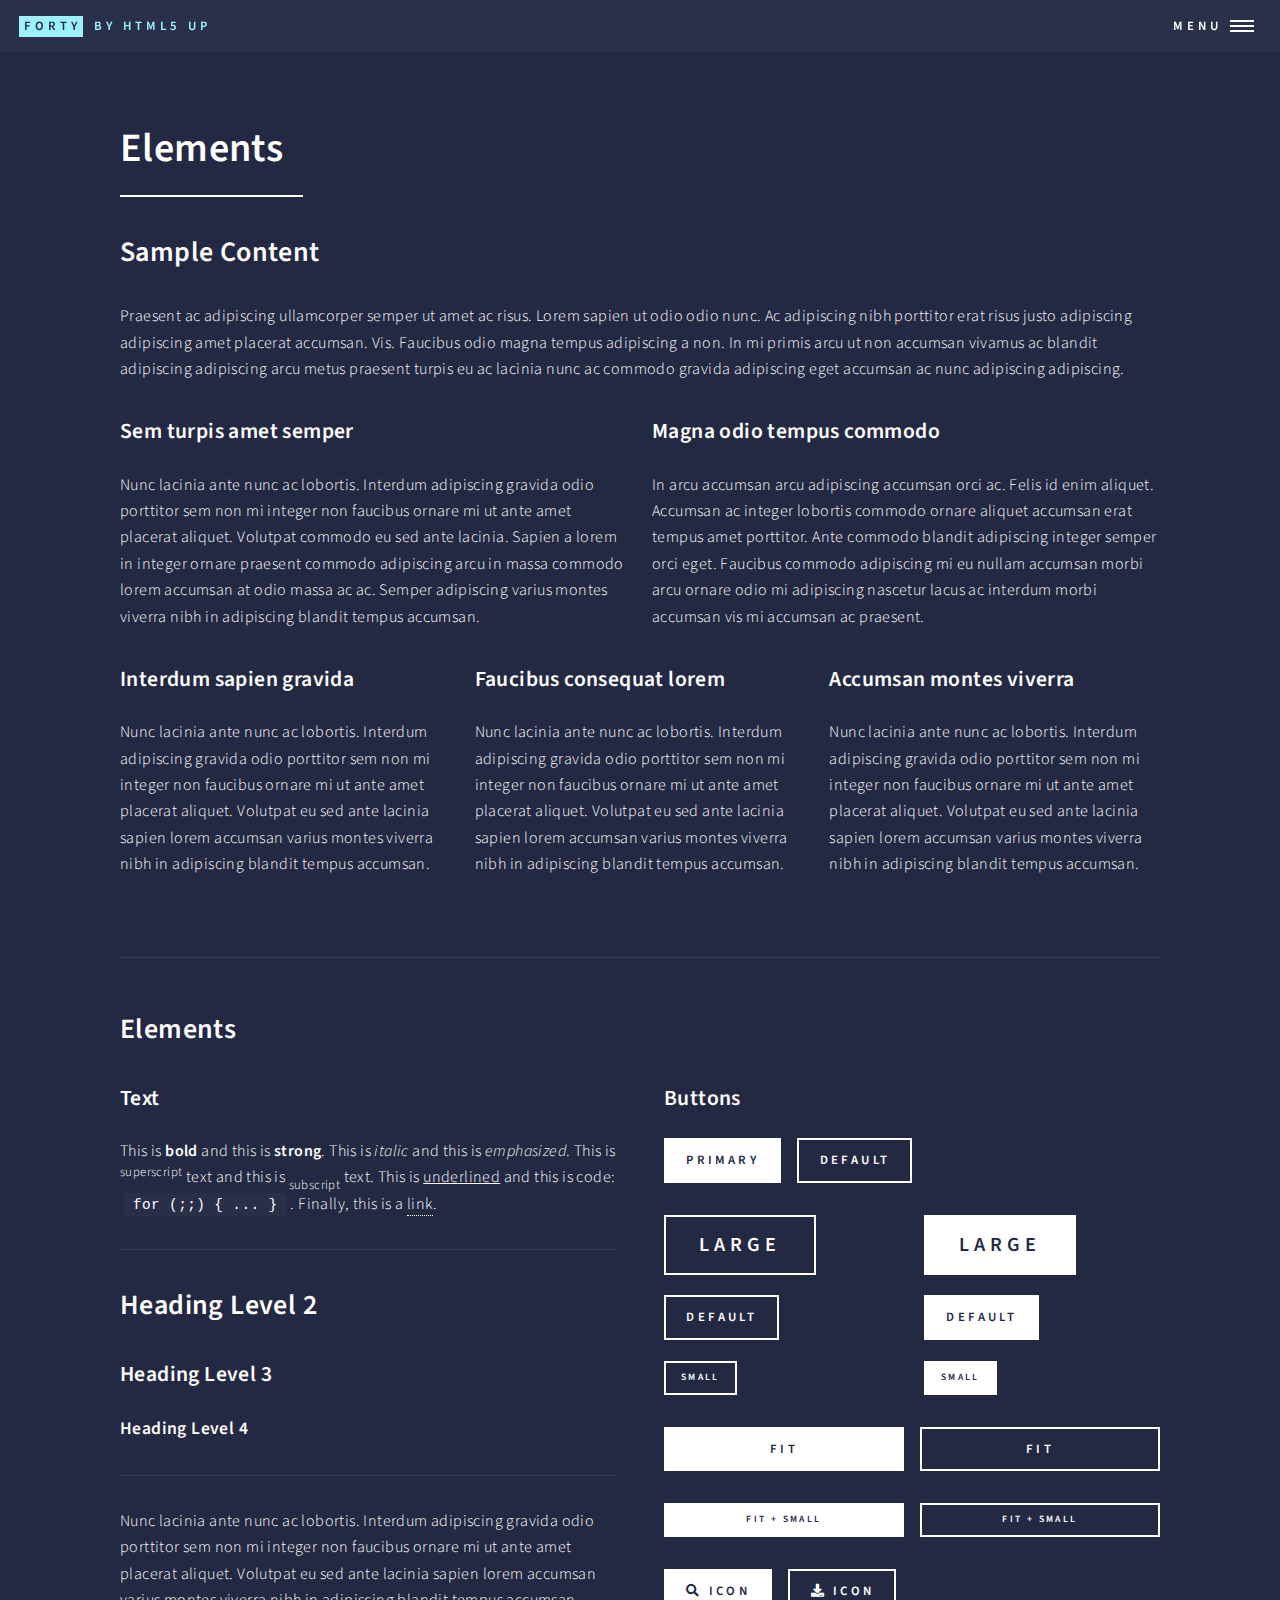
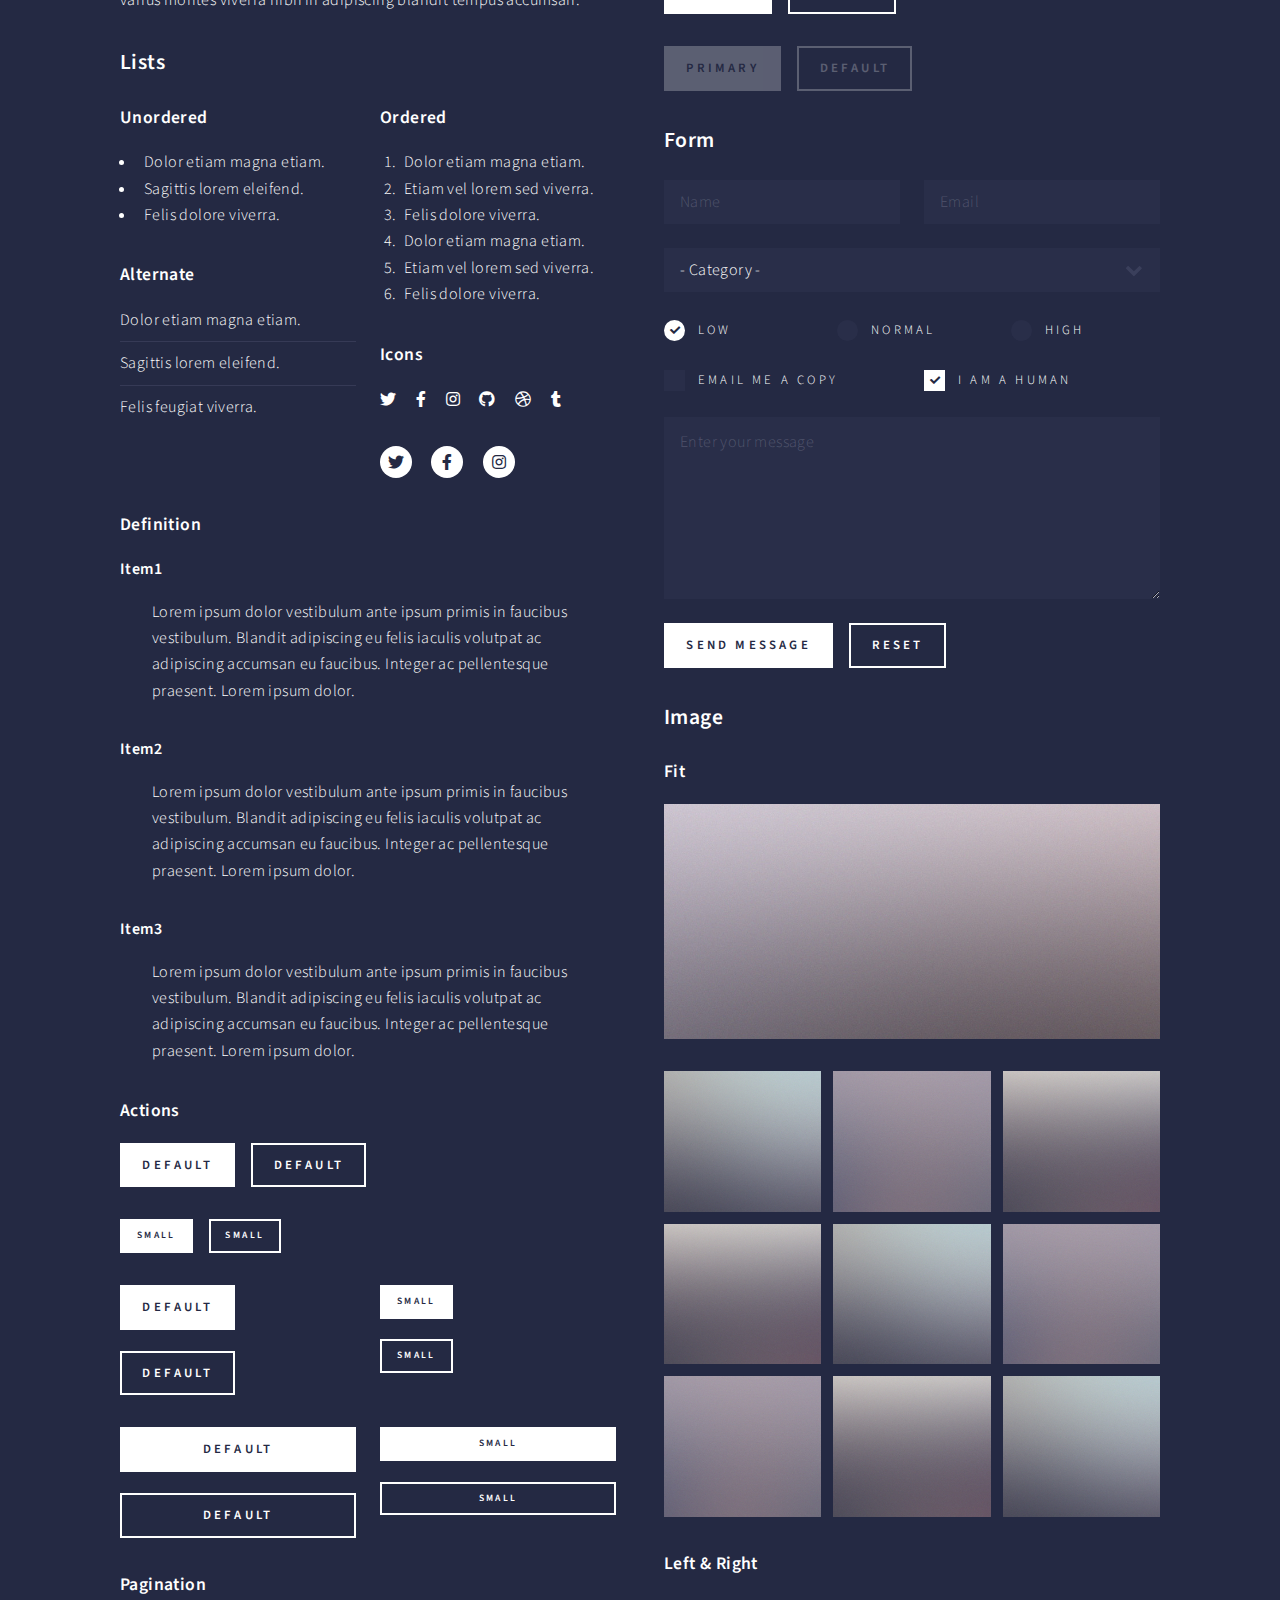
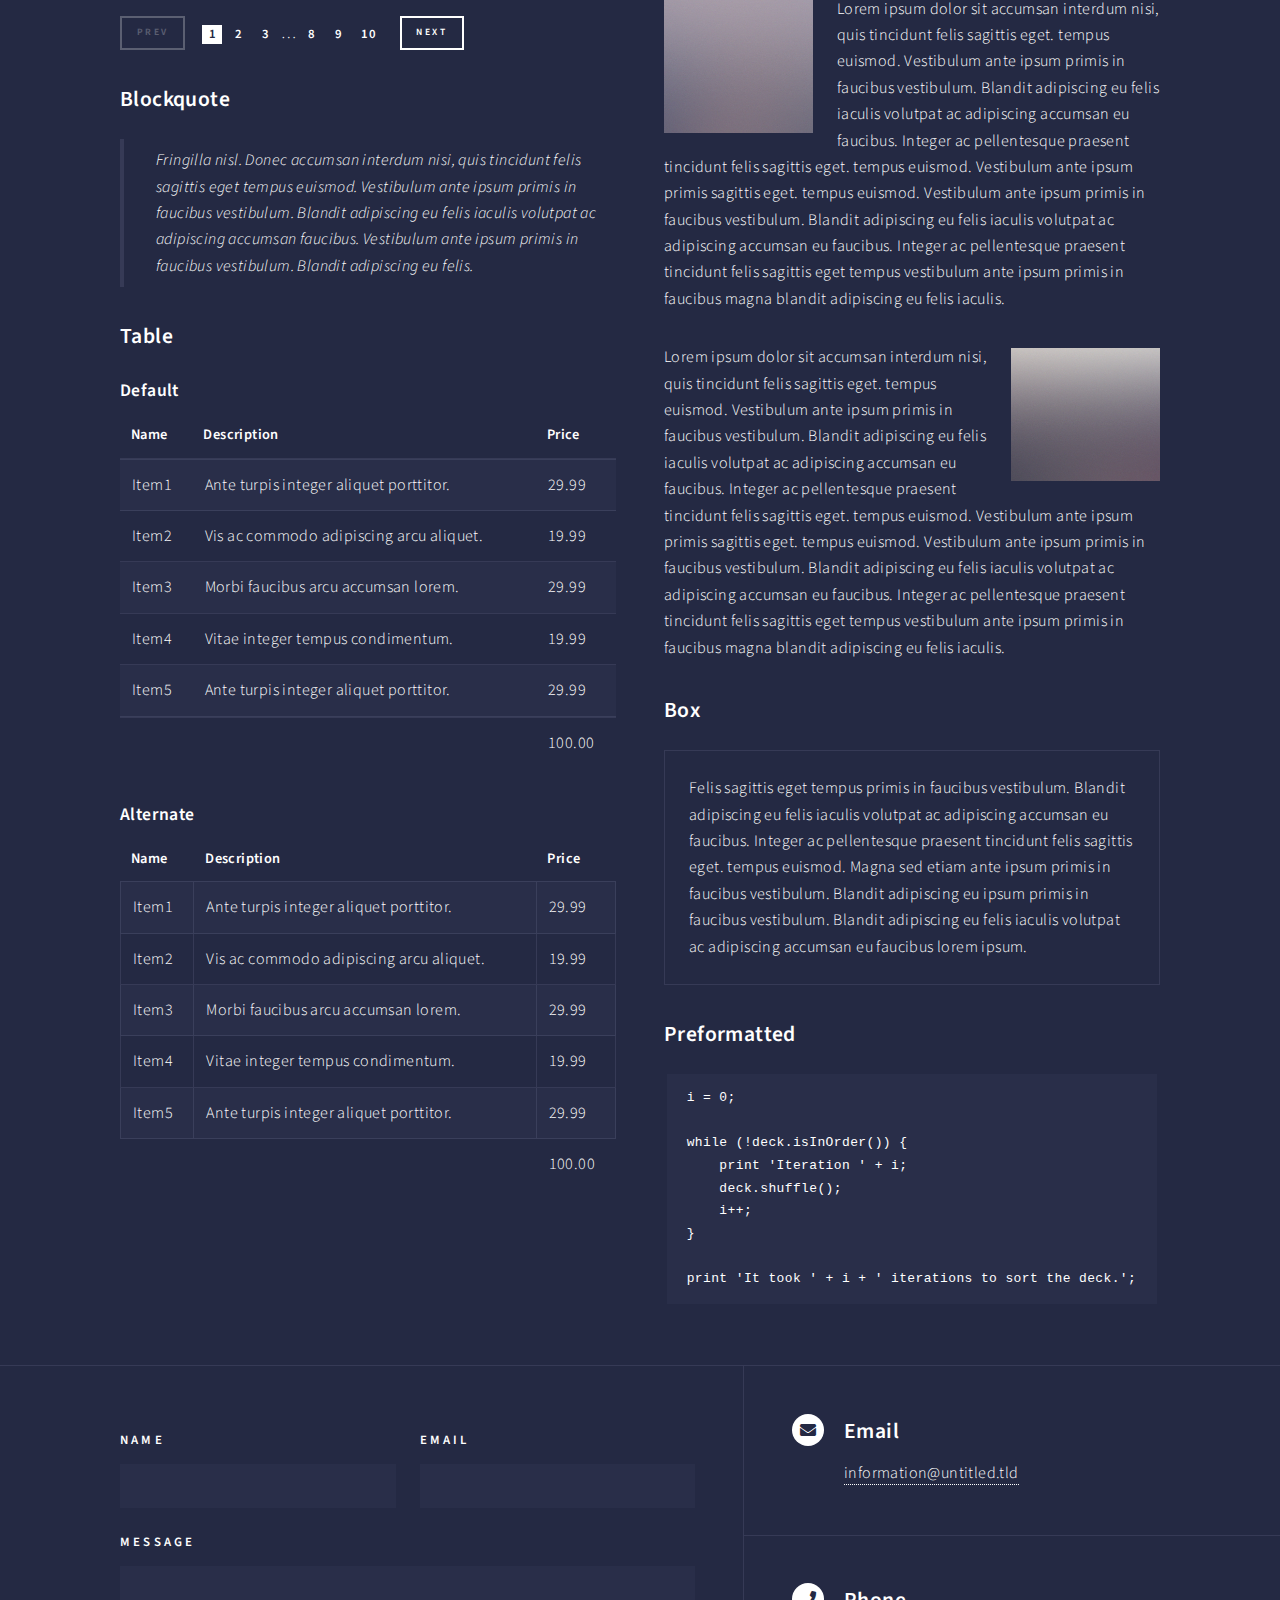
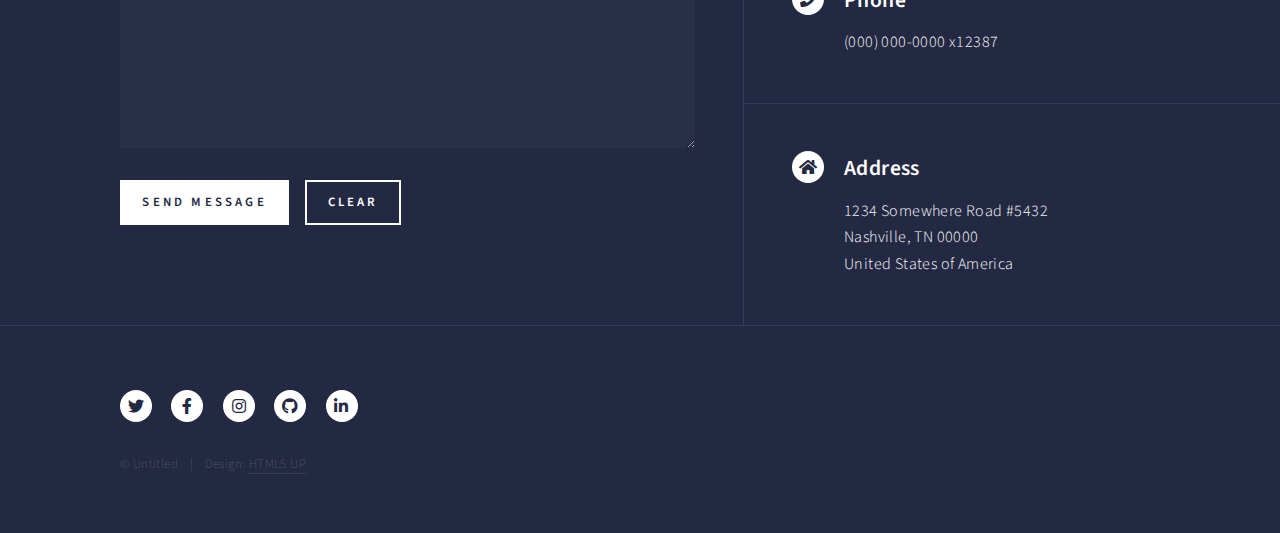
<file: elements.html>
<!DOCTYPE HTML>
<!--
	Forty by HTML5 UP
	html5up.net | @ajlkn
	Free for personal and commercial use under the CCA 3.0 license (html5up.net/license)
-->
<html>
	<head>
		<title>Elements - Forty by HTML5 UP</title>
		<meta charset="utf-8" />
		<meta name="viewport" content="width=device-width, initial-scale=1, user-scalable=no" />
		<link rel="stylesheet" href="assets/css/main.css" />
		<noscript><link rel="stylesheet" href="assets/css/noscript.css" /></noscript>
	</head>
	<body class="is-preload">

		<!-- Wrapper -->
			<div id="wrapper">

				<!-- Header -->
					<header id="header">
						<a href="index.html" class="logo"><strong>Forty</strong> <span>by HTML5 UP</span></a>
						<nav>
							<a href="#menu">Menu</a>
						</nav>
					</header>

				<!-- Menu -->
					<nav id="menu">
						<ul class="links">
							<li><a href="index.html">Home</a></li>
							<li><a href="landing.html">Landing</a></li>
							<li><a href="generic.html">Generic</a></li>
							<li><a href="elements.html">Elements</a></li>
						</ul>
						<ul class="actions stacked">
							<li><a href="#" class="button primary fit">Get Started</a></li>
							<li><a href="#" class="button fit">Log In</a></li>
						</ul>
					</nav>

				<!-- Main -->
					<div id="main" class="alt">

						<!-- One -->
							<section id="one">
								<div class="inner">
									<header class="major">
										<h1>Elements</h1>
									</header>

									<!-- Content -->
										<h2 id="content">Sample Content</h2>
										<p>Praesent ac adipiscing ullamcorper semper ut amet ac risus. Lorem sapien ut odio odio nunc. Ac adipiscing nibh porttitor erat risus justo adipiscing adipiscing amet placerat accumsan. Vis. Faucibus odio magna tempus adipiscing a non. In mi primis arcu ut non accumsan vivamus ac blandit adipiscing adipiscing arcu metus praesent turpis eu ac lacinia nunc ac commodo gravida adipiscing eget accumsan ac nunc adipiscing adipiscing.</p>
										<div class="row">
											<div class="col-6 col-12-small">
												<h3>Sem turpis amet semper</h3>
												<p>Nunc lacinia ante nunc ac lobortis. Interdum adipiscing gravida odio porttitor sem non mi integer non faucibus ornare mi ut ante amet placerat aliquet. Volutpat commodo eu sed ante lacinia. Sapien a lorem in integer ornare praesent commodo adipiscing arcu in massa commodo lorem accumsan at odio massa ac ac. Semper adipiscing varius montes viverra nibh in adipiscing blandit tempus accumsan.</p>
											</div>
											<div class="col-6 col-12-small">
												<h3>Magna odio tempus commodo</h3>
												<p>In arcu accumsan arcu adipiscing accumsan orci ac. Felis id enim aliquet. Accumsan ac integer lobortis commodo ornare aliquet accumsan erat tempus amet porttitor. Ante commodo blandit adipiscing integer semper orci eget. Faucibus commodo adipiscing mi eu nullam accumsan morbi arcu ornare odio mi adipiscing nascetur lacus ac interdum morbi accumsan vis mi accumsan ac praesent.</p>
											</div>
											<!-- Break -->
											<div class="col-4 col-12-medium">
												<h3>Interdum sapien gravida</h3>
												<p>Nunc lacinia ante nunc ac lobortis. Interdum adipiscing gravida odio porttitor sem non mi integer non faucibus ornare mi ut ante amet placerat aliquet. Volutpat eu sed ante lacinia sapien lorem accumsan varius montes viverra nibh in adipiscing blandit tempus accumsan.</p>
											</div>
											<div class="col-4 col-12-medium">
												<h3>Faucibus consequat lorem</h3>
												<p>Nunc lacinia ante nunc ac lobortis. Interdum adipiscing gravida odio porttitor sem non mi integer non faucibus ornare mi ut ante amet placerat aliquet. Volutpat eu sed ante lacinia sapien lorem accumsan varius montes viverra nibh in adipiscing blandit tempus accumsan.</p>
											</div>
											<div class="col-4 col-12-medium">
												<h3>Accumsan montes viverra</h3>
												<p>Nunc lacinia ante nunc ac lobortis. Interdum adipiscing gravida odio porttitor sem non mi integer non faucibus ornare mi ut ante amet placerat aliquet. Volutpat eu sed ante lacinia sapien lorem accumsan varius montes viverra nibh in adipiscing blandit tempus accumsan.</p>
											</div>
										</div>

									<hr class="major" />

									<!-- Elements -->
										<h2 id="elements">Elements</h2>
										<div class="row gtr-200">
											<div class="col-6 col-12-medium">

												<!-- Text stuff -->
													<h3>Text</h3>
													<p>This is <b>bold</b> and this is <strong>strong</strong>. This is <i>italic</i> and this is <em>emphasized</em>.
													This is <sup>superscript</sup> text and this is <sub>subscript</sub> text.
													This is <u>underlined</u> and this is code: <code>for (;;) { ... }</code>.
													Finally, this is a <a href="#">link</a>.</p>
													<hr />
													<h2>Heading Level 2</h2>
													<h3>Heading Level 3</h3>
													<h4>Heading Level 4</h4>
													<hr />
													<p>Nunc lacinia ante nunc ac lobortis. Interdum adipiscing gravida odio porttitor sem non mi integer non faucibus ornare mi ut ante amet placerat aliquet. Volutpat eu sed ante lacinia sapien lorem accumsan varius montes viverra nibh in adipiscing blandit tempus accumsan.</p>

												<!-- Lists -->
													<h3>Lists</h3>
													<div class="row">
														<div class="col-6 col-12-small">

															<h4>Unordered</h4>
															<ul>
																<li>Dolor etiam magna etiam.</li>
																<li>Sagittis lorem eleifend.</li>
																<li>Felis dolore viverra.</li>
															</ul>

															<h4>Alternate</h4>
															<ul class="alt">
																<li>Dolor etiam magna etiam.</li>
																<li>Sagittis lorem eleifend.</li>
																<li>Felis feugiat viverra.</li>
															</ul>

														</div>
														<div class="col-6 col-12-small">

															<h4>Ordered</h4>
															<ol>
																<li>Dolor etiam magna etiam.</li>
																<li>Etiam vel lorem sed viverra.</li>
																<li>Felis dolore viverra.</li>
																<li>Dolor etiam magna etiam.</li>
																<li>Etiam vel lorem sed viverra.</li>
																<li>Felis dolore viverra.</li>
															</ol>

															<h4>Icons</h4>
															<ul class="icons">
																<li><a href="#" class="icon brands fa-twitter"><span class="label">Twitter</span></a></li>
																<li><a href="#" class="icon brands fa-facebook-f"><span class="label">Facebook</span></a></li>
																<li><a href="#" class="icon brands fa-instagram"><span class="label">Instagram</span></a></li>
																<li><a href="#" class="icon brands fa-github"><span class="label">Github</span></a></li>
																<li><a href="#" class="icon brands fa-dribbble"><span class="label">Dribbble</span></a></li>
																<li><a href="#" class="icon brands fa-tumblr"><span class="label">Tumblr</span></a></li>
															</ul>
															<ul class="icons">
																<li><a href="#" class="icon brands alt fa-twitter"><span class="label">Twitter</span></a></li>
																<li><a href="#" class="icon brands alt fa-facebook-f"><span class="label">Facebook</span></a></li>
																<li><a href="#" class="icon brands alt fa-instagram"><span class="label">Instagram</span></a></li>
															</ul>

														</div>
													</div>
													<h4>Definition</h4>
													<dl>
														<dt>Item1</dt>
														<dd>
															<p>Lorem ipsum dolor vestibulum ante ipsum primis in faucibus vestibulum. Blandit adipiscing eu felis iaculis volutpat ac adipiscing accumsan eu faucibus. Integer ac pellentesque praesent. Lorem ipsum dolor.</p>
														</dd>
														<dt>Item2</dt>
														<dd>
															<p>Lorem ipsum dolor vestibulum ante ipsum primis in faucibus vestibulum. Blandit adipiscing eu felis iaculis volutpat ac adipiscing accumsan eu faucibus. Integer ac pellentesque praesent. Lorem ipsum dolor.</p>
														</dd>
														<dt>Item3</dt>
														<dd>
															<p>Lorem ipsum dolor vestibulum ante ipsum primis in faucibus vestibulum. Blandit adipiscing eu felis iaculis volutpat ac adipiscing accumsan eu faucibus. Integer ac pellentesque praesent. Lorem ipsum dolor.</p>
														</dd>
													</dl>

													<h4>Actions</h4>
													<ul class="actions">
														<li><a href="#" class="button primary">Default</a></li>
														<li><a href="#" class="button">Default</a></li>
													</ul>
													<ul class="actions small">
														<li><a href="#" class="button primary small">Small</a></li>
														<li><a href="#" class="button small">Small</a></li>
													</ul>
													<div class="row">
														<div class="col-6 col-12-small">
															<ul class="actions stacked">
																<li><a href="#" class="button primary">Default</a></li>
																<li><a href="#" class="button">Default</a></li>
															</ul>
														</div>
														<div class="col-6 col-12-small">
															<ul class="actions stacked">
																<li><a href="#" class="button primary small">Small</a></li>
																<li><a href="#" class="button small">Small</a></li>
															</ul>
														</div>
														<div class="col-6 col-12-small">
															<ul class="actions stacked">
																<li><a href="#" class="button primary fit">Default</a></li>
																<li><a href="#" class="button fit">Default</a></li>
															</ul>
														</div>
														<div class="col-6 col-12-small">
															<ul class="actions stacked">
																<li><a href="#" class="button primary small fit">Small</a></li>
																<li><a href="#" class="button small fit">Small</a></li>
															</ul>
														</div>
													</div>

													<h4>Pagination</h4>
													<ul class="pagination">
														<li><span class="button small disabled">Prev</span></li>
														<li><a href="#" class="page active">1</a></li>
														<li><a href="#" class="page">2</a></li>
														<li><a href="#" class="page">3</a></li>
														<li><span>&hellip;</span></li>
														<li><a href="#" class="page">8</a></li>
														<li><a href="#" class="page">9</a></li>
														<li><a href="#" class="page">10</a></li>
														<li><a href="#" class="button small">Next</a></li>
													</ul>

												<!-- Blockquote -->
													<h3>Blockquote</h3>
													<blockquote>Fringilla nisl. Donec accumsan interdum nisi, quis tincidunt felis sagittis eget tempus euismod. Vestibulum ante ipsum primis in faucibus vestibulum. Blandit adipiscing eu felis iaculis volutpat ac adipiscing accumsan faucibus. Vestibulum ante ipsum primis in faucibus vestibulum. Blandit adipiscing eu felis.</blockquote>

												<!-- Table -->
													<h3>Table</h3>

													<h4>Default</h4>
													<div class="table-wrapper">
														<table>
															<thead>
																<tr>
																	<th>Name</th>
																	<th>Description</th>
																	<th>Price</th>
																</tr>
															</thead>
															<tbody>
																<tr>
																	<td>Item1</td>
																	<td>Ante turpis integer aliquet porttitor.</td>
																	<td>29.99</td>
																</tr>
																<tr>
																	<td>Item2</td>
																	<td>Vis ac commodo adipiscing arcu aliquet.</td>
																	<td>19.99</td>
																</tr>
																<tr>
																	<td>Item3</td>
																	<td> Morbi faucibus arcu accumsan lorem.</td>
																	<td>29.99</td>
																</tr>
																<tr>
																	<td>Item4</td>
																	<td>Vitae integer tempus condimentum.</td>
																	<td>19.99</td>
																</tr>
																<tr>
																	<td>Item5</td>
																	<td>Ante turpis integer aliquet porttitor.</td>
																	<td>29.99</td>
																</tr>
															</tbody>
															<tfoot>
																<tr>
																	<td colspan="2"></td>
																	<td>100.00</td>
																</tr>
															</tfoot>
														</table>
													</div>

													<h4>Alternate</h4>
													<div class="table-wrapper">
														<table class="alt">
															<thead>
																<tr>
																	<th>Name</th>
																	<th>Description</th>
																	<th>Price</th>
																</tr>
															</thead>
															<tbody>
																<tr>
																	<td>Item1</td>
																	<td>Ante turpis integer aliquet porttitor.</td>
																	<td>29.99</td>
																</tr>
																<tr>
																	<td>Item2</td>
																	<td>Vis ac commodo adipiscing arcu aliquet.</td>
																	<td>19.99</td>
																</tr>
																<tr>
																	<td>Item3</td>
																	<td> Morbi faucibus arcu accumsan lorem.</td>
																	<td>29.99</td>
																</tr>
																<tr>
																	<td>Item4</td>
																	<td>Vitae integer tempus condimentum.</td>
																	<td>19.99</td>
																</tr>
																<tr>
																	<td>Item5</td>
																	<td>Ante turpis integer aliquet porttitor.</td>
																	<td>29.99</td>
																</tr>
															</tbody>
															<tfoot>
																<tr>
																	<td colspan="2"></td>
																	<td>100.00</td>
																</tr>
															</tfoot>
														</table>
													</div>

											</div>
											<div class="col-6 col-12-medium">

												<!-- Buttons -->
													<h3>Buttons</h3>
													<ul class="actions">
														<li><a href="#" class="button primary">Primary</a></li>
														<li><a href="#" class="button">Default</a></li>
													</ul>
													<div class="row">
														<div class="col-6 col-12-xsmall">
															<ul class="actions stacked">
																<li><a href="#" class="button large">Large</a></li>
																<li><a href="#" class="button">Default</a></li>
																<li><a href="#" class="button small">Small</a></li>
															</ul>
														</div>
														<div class="col-6 col-12-xsmall">
															<ul class="actions stacked">
																<li><a href="#" class="button primary large">Large</a></li>
																<li><a href="#" class="button primary">Default</a></li>
																<li><a href="#" class="button primary small">Small</a></li>
															</ul>
														</div>
													</div>
													<ul class="actions fit">
														<li><a href="#" class="button primary fit">Fit</a></li>
														<li><a href="#" class="button fit">Fit</a></li>
													</ul>
													<ul class="actions fit small">
														<li><a href="#" class="button primary fit small">Fit + Small</a></li>
														<li><a href="#" class="button fit small">Fit + Small</a></li>
													</ul>
													<ul class="actions">
														<li><a href="#" class="button primary icon solid fa-search">Icon</a></li>
														<li><a href="#" class="button icon solid fa-download">Icon</a></li>
													</ul>
													<ul class="actions">
														<li><span class="button primary disabled">Primary</span></li>
														<li><span class="button disabled">Default</span></li>
													</ul>

												<!-- Form -->
													<h3>Form</h3>

													<form method="post" action="#">
														<div class="row gtr-uniform">
															<div class="col-6 col-12-xsmall">
																<input type="text" name="demo-name" id="demo-name" value="" placeholder="Name" />
															</div>
															<div class="col-6 col-12-xsmall">
																<input type="email" name="demo-email" id="demo-email" value="" placeholder="Email" />
															</div>
															<!-- Break -->
															<div class="col-12">
																<select name="demo-category" id="demo-category">
																	<option value="">- Category -</option>
																	<option value="1">Manufacturing</option>
																	<option value="1">Shipping</option>
																	<option value="1">Administration</option>
																	<option value="1">Human Resources</option>
																</select>
															</div>
															<!-- Break -->
															<div class="col-4 col-12-small">
																<input type="radio" id="demo-priority-low" name="demo-priority" checked>
																<label for="demo-priority-low">Low</label>
															</div>
															<div class="col-4 col-12-small">
																<input type="radio" id="demo-priority-normal" name="demo-priority">
																<label for="demo-priority-normal">Normal</label>
															</div>
															<div class="col-4 col-12-small">
																<input type="radio" id="demo-priority-high" name="demo-priority">
																<label for="demo-priority-high">High</label>
															</div>
															<!-- Break -->
															<div class="col-6 col-12-small">
																<input type="checkbox" id="demo-copy" name="demo-copy">
																<label for="demo-copy">Email me a copy</label>
															</div>
															<div class="col-6 col-12-small">
																<input type="checkbox" id="demo-human" name="demo-human" checked>
																<label for="demo-human">I am a human</label>
															</div>
															<!-- Break -->
															<div class="col-12">
																<textarea name="demo-message" id="demo-message" placeholder="Enter your message" rows="6"></textarea>
															</div>
															<!-- Break -->
															<div class="col-12">
																<ul class="actions">
																	<li><input type="submit" value="Send Message" class="primary" /></li>
																	<li><input type="reset" value="Reset" /></li>
																</ul>
															</div>
														</div>
													</form>

												<!-- Image -->
													<h3>Image</h3>

													<h4>Fit</h4>
													<span class="image fit"><img src="images/pic03.jpg" alt="" /></span>
													<div class="box alt">
														<div class="row gtr-50 gtr-uniform">
															<div class="col-4"><span class="image fit"><img src="images/pic08.jpg" alt="" /></span></div>
															<div class="col-4"><span class="image fit"><img src="images/pic09.jpg" alt="" /></span></div>
															<div class="col-4"><span class="image fit"><img src="images/pic10.jpg" alt="" /></span></div>
															<!-- Break -->
															<div class="col-4"><span class="image fit"><img src="images/pic10.jpg" alt="" /></span></div>
															<div class="col-4"><span class="image fit"><img src="images/pic08.jpg" alt="" /></span></div>
															<div class="col-4"><span class="image fit"><img src="images/pic09.jpg" alt="" /></span></div>
															<!-- Break -->
															<div class="col-4"><span class="image fit"><img src="images/pic09.jpg" alt="" /></span></div>
															<div class="col-4"><span class="image fit"><img src="images/pic10.jpg" alt="" /></span></div>
															<div class="col-4"><span class="image fit"><img src="images/pic08.jpg" alt="" /></span></div>
														</div>
													</div>

													<h4>Left &amp; Right</h4>
													<p><span class="image left"><img src="images/pic09.jpg" alt="" /></span>Lorem ipsum dolor sit accumsan interdum nisi, quis tincidunt felis sagittis eget. tempus euismod. Vestibulum ante ipsum primis in faucibus vestibulum. Blandit adipiscing eu felis iaculis volutpat ac adipiscing accumsan eu faucibus. Integer ac pellentesque praesent tincidunt felis sagittis eget. tempus euismod. Vestibulum ante ipsum primis sagittis eget. tempus euismod. Vestibulum ante ipsum primis in faucibus vestibulum. Blandit adipiscing eu felis iaculis volutpat ac adipiscing accumsan eu faucibus. Integer ac pellentesque praesent tincidunt felis sagittis eget tempus vestibulum ante ipsum primis in faucibus magna blandit adipiscing eu felis iaculis.</p>
													<p><span class="image right"><img src="images/pic10.jpg" alt="" /></span>Lorem ipsum dolor sit accumsan interdum nisi, quis tincidunt felis sagittis eget. tempus euismod. Vestibulum ante ipsum primis in faucibus vestibulum. Blandit adipiscing eu felis iaculis volutpat ac adipiscing accumsan eu faucibus. Integer ac pellentesque praesent tincidunt felis sagittis eget. tempus euismod. Vestibulum ante ipsum primis sagittis eget. tempus euismod. Vestibulum ante ipsum primis in faucibus vestibulum. Blandit adipiscing eu felis iaculis volutpat ac adipiscing accumsan eu faucibus. Integer ac pellentesque praesent tincidunt felis sagittis eget tempus vestibulum ante ipsum primis in faucibus magna blandit adipiscing eu felis iaculis.</p>

												<!-- Box -->
													<h3>Box</h3>
													<div class="box">
														<p>Felis sagittis eget tempus primis in faucibus vestibulum. Blandit adipiscing eu felis iaculis volutpat ac adipiscing accumsan eu faucibus. Integer ac pellentesque praesent tincidunt felis sagittis eget. tempus euismod. Magna sed etiam ante ipsum primis in faucibus vestibulum. Blandit adipiscing eu ipsum primis in faucibus vestibulum. Blandit adipiscing eu felis iaculis volutpat ac adipiscing accumsan eu faucibus lorem ipsum.</p>
													</div>

												<!-- Preformatted Code -->
													<h3>Preformatted</h3>
													<pre><code>i = 0;

while (!deck.isInOrder()) {
    print 'Iteration ' + i;
    deck.shuffle();
    i++;
}

print 'It took ' + i + ' iterations to sort the deck.';
</code></pre>

											</div>
										</div>

								</div>
							</section>

					</div>

				<!-- Contact -->
					<section id="contact">
						<div class="inner">
							<section>
								<form method="post" action="#">
									<div class="fields">
										<div class="field half">
											<label for="name">Name</label>
											<input type="text" name="name" id="name" />
										</div>
										<div class="field half">
											<label for="email">Email</label>
											<input type="text" name="email" id="email" />
										</div>
										<div class="field">
											<label for="message">Message</label>
											<textarea name="message" id="message" rows="6"></textarea>
										</div>
									</div>
									<ul class="actions">
										<li><input type="submit" value="Send Message" class="primary" /></li>
										<li><input type="reset" value="Clear" /></li>
									</ul>
								</form>
							</section>
							<section class="split">
								<section>
									<div class="contact-method">
										<span class="icon solid alt fa-envelope"></span>
										<h3>Email</h3>
										<a href="#">information@untitled.tld</a>
									</div>
								</section>
								<section>
									<div class="contact-method">
										<span class="icon solid alt fa-phone"></span>
										<h3>Phone</h3>
										<span>(000) 000-0000 x12387</span>
									</div>
								</section>
								<section>
									<div class="contact-method">
										<span class="icon solid alt fa-home"></span>
										<h3>Address</h3>
										<span>1234 Somewhere Road #5432<br />
										Nashville, TN 00000<br />
										United States of America</span>
									</div>
								</section>
							</section>
						</div>
					</section>

				<!-- Footer -->
					<footer id="footer">
						<div class="inner">
							<ul class="icons">
								<li><a href="#" class="icon brands alt fa-twitter"><span class="label">Twitter</span></a></li>
								<li><a href="#" class="icon brands alt fa-facebook-f"><span class="label">Facebook</span></a></li>
								<li><a href="#" class="icon brands alt fa-instagram"><span class="label">Instagram</span></a></li>
								<li><a href="#" class="icon brands alt fa-github"><span class="label">GitHub</span></a></li>
								<li><a href="#" class="icon brands alt fa-linkedin-in"><span class="label">LinkedIn</span></a></li>
							</ul>
							<ul class="copyright">
								<li>&copy; Untitled</li><li>Design: <a href="https://html5up.net">HTML5 UP</a></li>
							</ul>
						</div>
					</footer>

			</div>

		<!-- Scripts -->
			<script src="assets/js/jquery.min.js"></script>
			<script src="assets/js/jquery.scrolly.min.js"></script>
			<script src="assets/js/jquery.scrollex.min.js"></script>
			<script src="assets/js/browser.min.js"></script>
			<script src="assets/js/breakpoints.min.js"></script>
			<script src="assets/js/util.js"></script>
			<script src="assets/js/main.js"></script>

	</body>
</html>
</file>
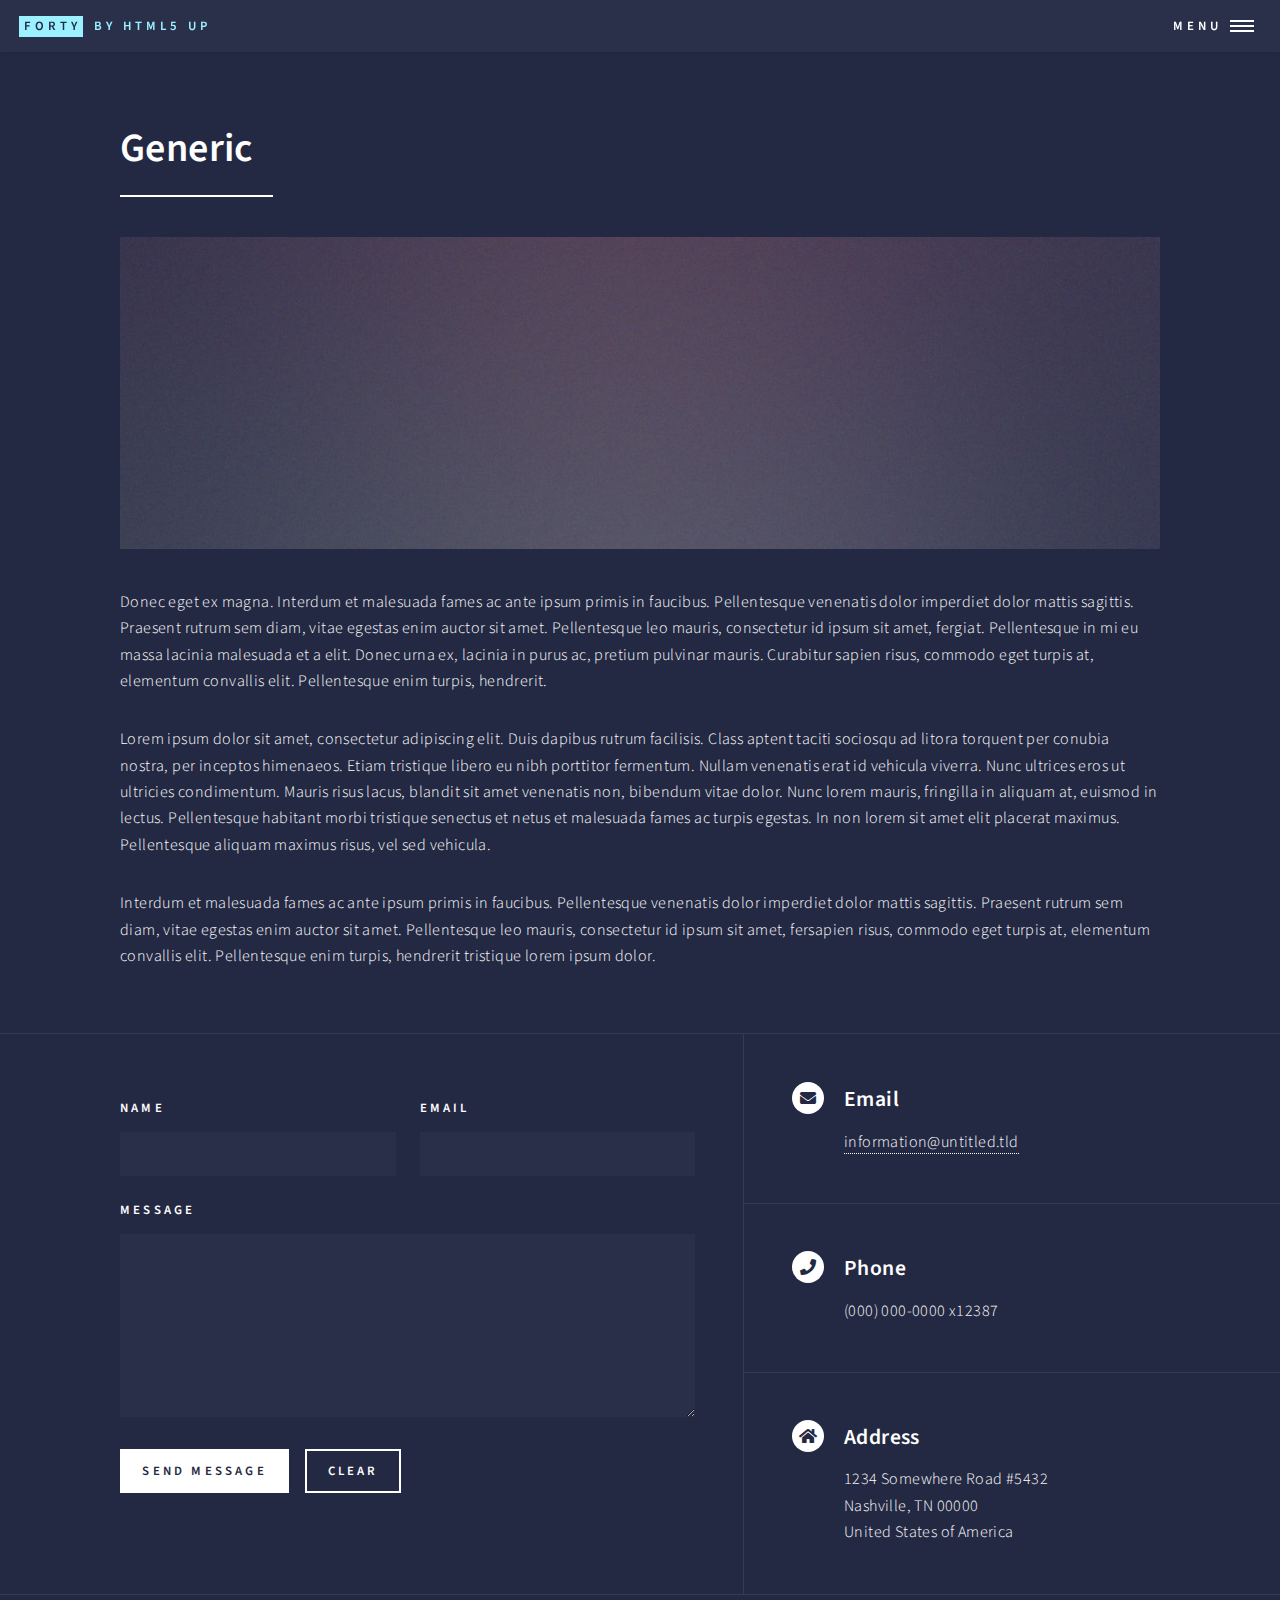
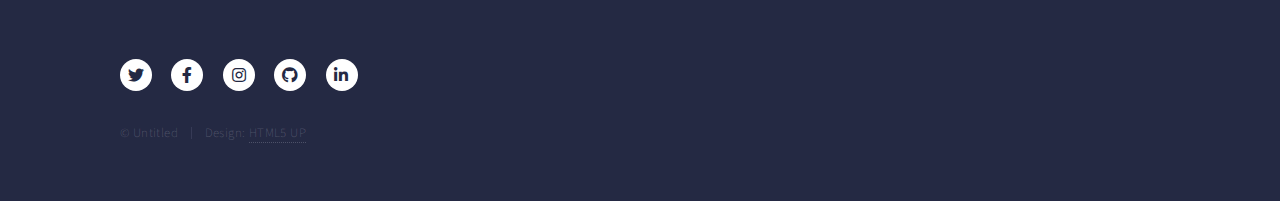
<file: generic.html>
<!DOCTYPE HTML>
<!--
	Forty by HTML5 UP
	html5up.net | @ajlkn
	Free for personal and commercial use under the CCA 3.0 license (html5up.net/license)
-->
<html>
	<head>
		<title>Generic - Forty by HTML5 UP</title>
		<meta charset="utf-8" />
		<meta name="viewport" content="width=device-width, initial-scale=1, user-scalable=no" />
		<link rel="stylesheet" href="assets/css/main.css" />
		<noscript><link rel="stylesheet" href="assets/css/noscript.css" /></noscript>
	</head>
	<body class="is-preload">

		<!-- Wrapper -->
			<div id="wrapper">

				<!-- Header -->
					<header id="header">
						<a href="index.html" class="logo"><strong>Forty</strong> <span>by HTML5 UP</span></a>
						<nav>
							<a href="#menu">Menu</a>
						</nav>
					</header>

				<!-- Menu -->
					<nav id="menu">
						<ul class="links">
							<li><a href="index.html">Home</a></li>
							<li><a href="landing.html">Landing</a></li>
							<li><a href="generic.html">Generic</a></li>
							<li><a href="elements.html">Elements</a></li>
						</ul>
						<ul class="actions stacked">
							<li><a href="#" class="button primary fit">Get Started</a></li>
							<li><a href="#" class="button fit">Log In</a></li>
						</ul>
					</nav>

				<!-- Main -->
					<div id="main" class="alt">

						<!-- One -->
							<section id="one">
								<div class="inner">
									<header class="major">
										<h1>Generic</h1>
									</header>
									<span class="image main"><img src="images/pic11.jpg" alt="" /></span>
									<p>Donec eget ex magna. Interdum et malesuada fames ac ante ipsum primis in faucibus. Pellentesque venenatis dolor imperdiet dolor mattis sagittis. Praesent rutrum sem diam, vitae egestas enim auctor sit amet. Pellentesque leo mauris, consectetur id ipsum sit amet, fergiat. Pellentesque in mi eu massa lacinia malesuada et a elit. Donec urna ex, lacinia in purus ac, pretium pulvinar mauris. Curabitur sapien risus, commodo eget turpis at, elementum convallis elit. Pellentesque enim turpis, hendrerit.</p>
									<p>Lorem ipsum dolor sit amet, consectetur adipiscing elit. Duis dapibus rutrum facilisis. Class aptent taciti sociosqu ad litora torquent per conubia nostra, per inceptos himenaeos. Etiam tristique libero eu nibh porttitor fermentum. Nullam venenatis erat id vehicula viverra. Nunc ultrices eros ut ultricies condimentum. Mauris risus lacus, blandit sit amet venenatis non, bibendum vitae dolor. Nunc lorem mauris, fringilla in aliquam at, euismod in lectus. Pellentesque habitant morbi tristique senectus et netus et malesuada fames ac turpis egestas. In non lorem sit amet elit placerat maximus. Pellentesque aliquam maximus risus, vel sed vehicula.</p>
									<p>Interdum et malesuada fames ac ante ipsum primis in faucibus. Pellentesque venenatis dolor imperdiet dolor mattis sagittis. Praesent rutrum sem diam, vitae egestas enim auctor sit amet. Pellentesque leo mauris, consectetur id ipsum sit amet, fersapien risus, commodo eget turpis at, elementum convallis elit. Pellentesque enim turpis, hendrerit tristique lorem ipsum dolor.</p>
								</div>
							</section>

					</div>

				<!-- Contact -->
					<section id="contact">
						<div class="inner">
							<section>
								<form method="post" action="#">
									<div class="fields">
										<div class="field half">
											<label for="name">Name</label>
											<input type="text" name="name" id="name" />
										</div>
										<div class="field half">
											<label for="email">Email</label>
											<input type="text" name="email" id="email" />
										</div>
										<div class="field">
											<label for="message">Message</label>
											<textarea name="message" id="message" rows="6"></textarea>
										</div>
									</div>
									<ul class="actions">
										<li><input type="submit" value="Send Message" class="primary" /></li>
										<li><input type="reset" value="Clear" /></li>
									</ul>
								</form>
							</section>
							<section class="split">
								<section>
									<div class="contact-method">
										<span class="icon solid alt fa-envelope"></span>
										<h3>Email</h3>
										<a href="#">information@untitled.tld</a>
									</div>
								</section>
								<section>
									<div class="contact-method">
										<span class="icon solid alt fa-phone"></span>
										<h3>Phone</h3>
										<span>(000) 000-0000 x12387</span>
									</div>
								</section>
								<section>
									<div class="contact-method">
										<span class="icon solid alt fa-home"></span>
										<h3>Address</h3>
										<span>1234 Somewhere Road #5432<br />
										Nashville, TN 00000<br />
										United States of America</span>
									</div>
								</section>
							</section>
						</div>
					</section>

				<!-- Footer -->
					<footer id="footer">
						<div class="inner">
							<ul class="icons">
								<li><a href="#" class="icon brands alt fa-twitter"><span class="label">Twitter</span></a></li>
								<li><a href="#" class="icon brands alt fa-facebook-f"><span class="label">Facebook</span></a></li>
								<li><a href="#" class="icon brands alt fa-instagram"><span class="label">Instagram</span></a></li>
								<li><a href="#" class="icon brands alt fa-github"><span class="label">GitHub</span></a></li>
								<li><a href="#" class="icon brands alt fa-linkedin-in"><span class="label">LinkedIn</span></a></li>
							</ul>
							<ul class="copyright">
								<li>&copy; Untitled</li><li>Design: <a href="https://html5up.net">HTML5 UP</a></li>
							</ul>
						</div>
					</footer>

			</div>

		<!-- Scripts -->
			<script src="assets/js/jquery.min.js"></script>
			<script src="assets/js/jquery.scrolly.min.js"></script>
			<script src="assets/js/jquery.scrollex.min.js"></script>
			<script src="assets/js/browser.min.js"></script>
			<script src="assets/js/breakpoints.min.js"></script>
			<script src="assets/js/util.js"></script>
			<script src="assets/js/main.js"></script>

	</body>
</html>
</file>
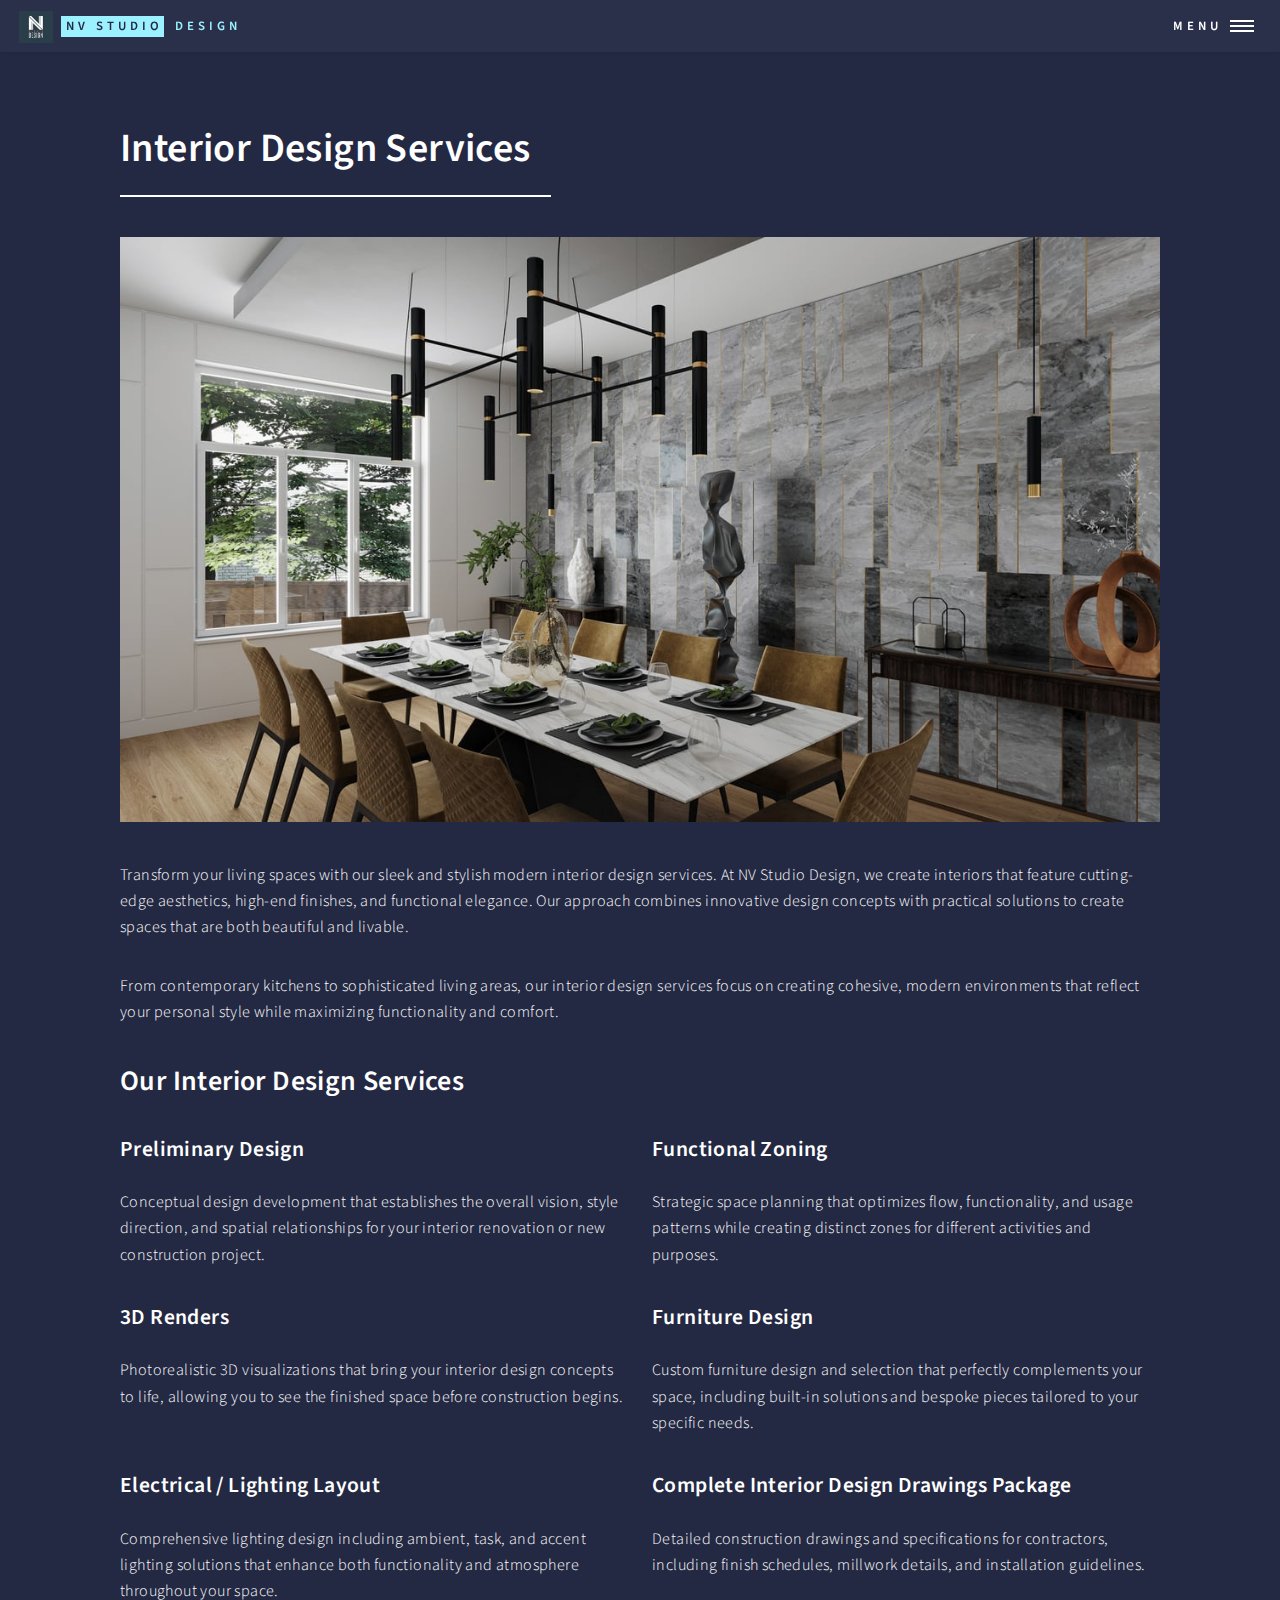
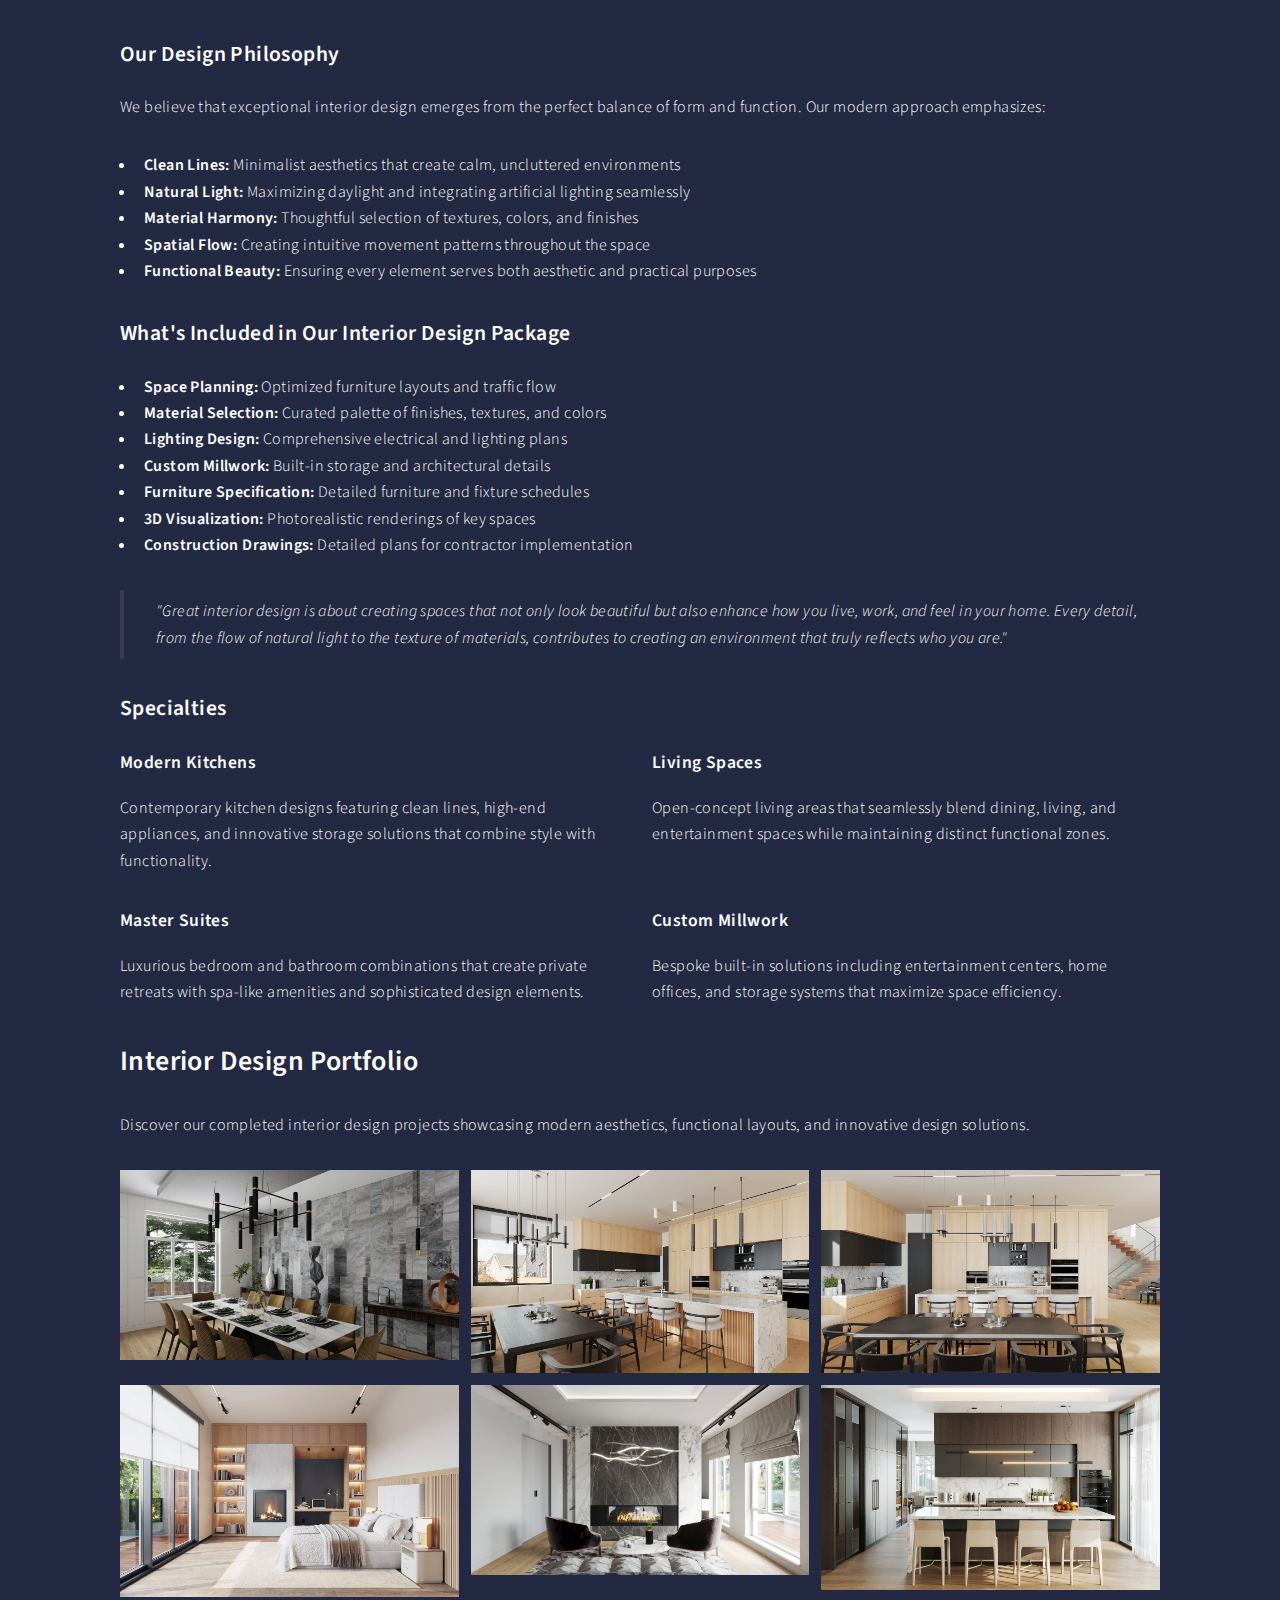
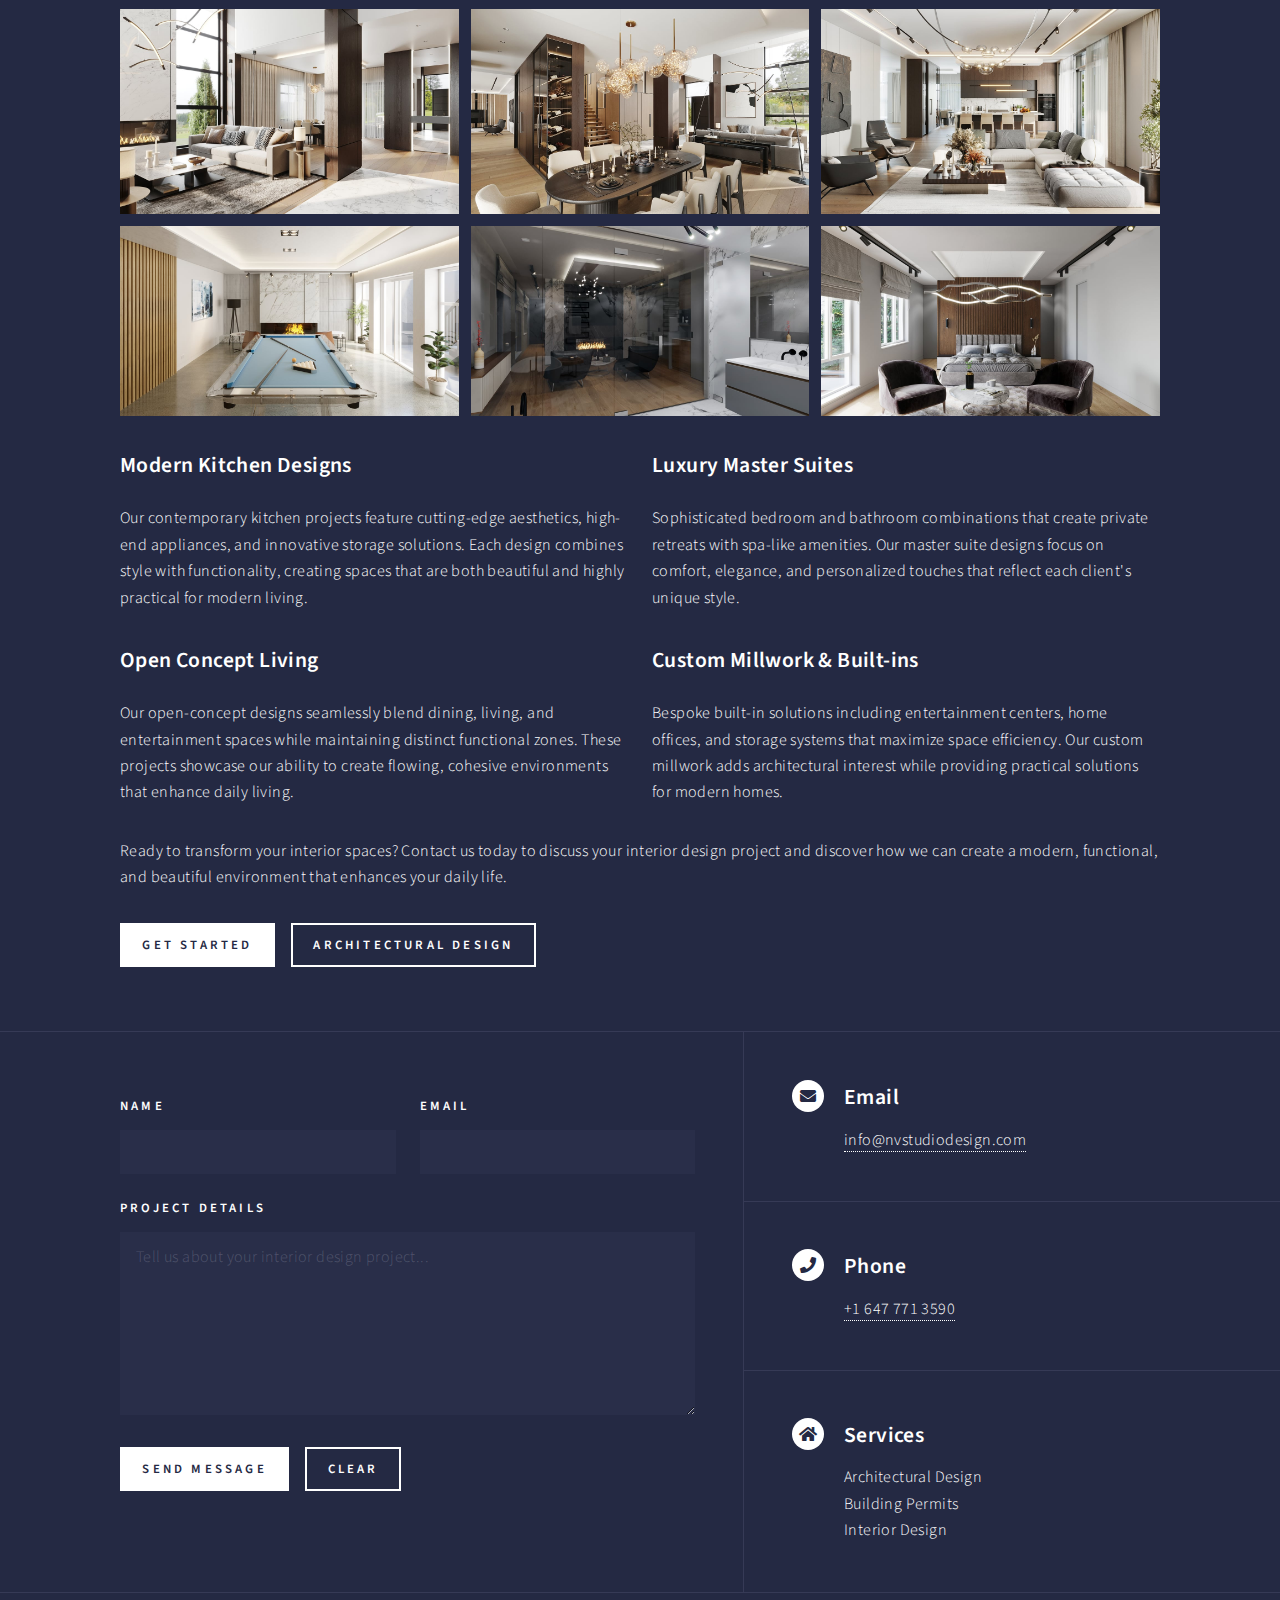
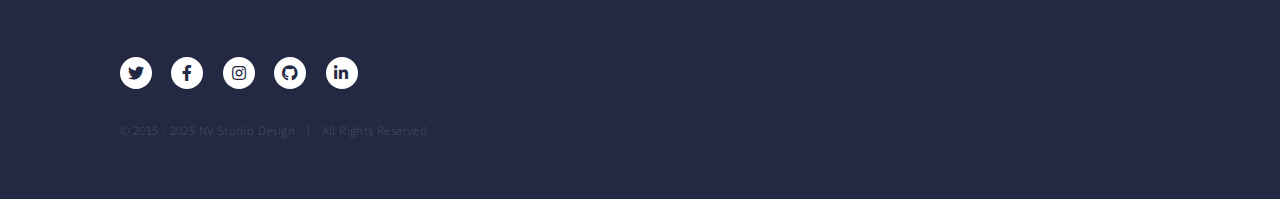
<file: interior-design.html>
<!DOCTYPE HTML>
<!--
	Forty by HTML5 UP
	html5up.net | @ajlkn
	Free for personal and commercial use under the CCA 3.0 license (html5up.net/license)
-->
<html>
	<head>
		<title>Interior Design - NV Studio Design</title>
		<meta charset="utf-8" />
		<meta name="viewport" content="width=device-width, initial-scale=1, user-scalable=no" />
		<meta name="description" content="Sleek and stylish modern interior design featuring cutting-edge aesthetics, functional elegance, and innovative spatial solutions." />
		<link rel="stylesheet" href="assets/css/main.css" />
		<noscript><link rel="stylesheet" href="assets/css/noscript.css" /></noscript>
	</head>
	<body class="is-preload">

		<!-- Wrapper -->
			<div id="wrapper">

				<!-- Header -->
					<header id="header">
						<a href="index.html" class="logo"><img src="images/logo.jpg" alt="NV Studio Design" style="height: 2rem; width: auto; vertical-align: middle; margin-right: 0.5rem;" /><strong>NV Studio</strong> <span>Design</span></a>
						<nav>
							<a href="#menu">Menu</a>
						</nav>
					</header>

				<!-- Menu -->
					<nav id="menu">
						<ul class="links">
							<li><a href="index.html">Home</a></li>
							<li><a href="architectural-design.html">Architectural Design</a></li>
							<li><a href="building-permits.html">Building Permits</a></li>
							<li><a href="interior-design.html">Interior Design</a></li>
						</ul>
						<ul class="actions stacked">
							<li><a href="#contact" class="button primary fit">Get Quote</a></li>
							<li><a href="tel:+16477713590" class="button fit">Call Now</a></li>
						</ul>
					</nav>

				<!-- Main -->
					<div id="main" class="alt">

						<!-- One -->
							<section id="one">
								<div class="inner">
									<header class="major">
										<h1>Interior Design Services</h1>
									</header>
									<span class="image main"><img src="images/interior-design/img-YbNNxvoK13FgelX6.jpg" alt="Sleek and stylish modern kitchen design featuring cutting-edge aesthetics and functional elegance" /></span>
									<p>Transform your living spaces with our sleek and stylish modern interior design services. At NV Studio Design, we create interiors that feature cutting-edge aesthetics, high-end finishes, and functional elegance. Our approach combines innovative design concepts with practical solutions to create spaces that are both beautiful and livable.</p>
									<p>From contemporary kitchens to sophisticated living areas, our interior design services focus on creating cohesive, modern environments that reflect your personal style while maximizing functionality and comfort.</p>
									
									<h2>Our Interior Design Services</h2>
									<div class="row">
										<div class="col-6 col-12-small">
											<h3>Preliminary Design</h3>
											<p>Conceptual design development that establishes the overall vision, style direction, and spatial relationships for your interior renovation or new construction project.</p>
										</div>
										<div class="col-6 col-12-small">
											<h3>Functional Zoning</h3>
											<p>Strategic space planning that optimizes flow, functionality, and usage patterns while creating distinct zones for different activities and purposes.</p>
										</div>
										<div class="col-6 col-12-small">
											<h3>3D Renders</h3>
											<p>Photorealistic 3D visualizations that bring your interior design concepts to life, allowing you to see the finished space before construction begins.</p>
										</div>
										<div class="col-6 col-12-small">
											<h3>Furniture Design</h3>
											<p>Custom furniture design and selection that perfectly complements your space, including built-in solutions and bespoke pieces tailored to your specific needs.</p>
										</div>
										<div class="col-6 col-12-small">
											<h3>Electrical / Lighting Layout</h3>
											<p>Comprehensive lighting design including ambient, task, and accent lighting solutions that enhance both functionality and atmosphere throughout your space.</p>
										</div>
										<div class="col-6 col-12-small">
											<h3>Complete Interior Design Drawings Package</h3>
											<p>Detailed construction drawings and specifications for contractors, including finish schedules, millwork details, and installation guidelines.</p>
										</div>
									</div>
									
									<h3>Our Design Philosophy</h3>
									<p>We believe that exceptional interior design emerges from the perfect balance of form and function. Our modern approach emphasizes:</p>
									<ul>
										<li><strong>Clean Lines:</strong> Minimalist aesthetics that create calm, uncluttered environments</li>
										<li><strong>Natural Light:</strong> Maximizing daylight and integrating artificial lighting seamlessly</li>
										<li><strong>Material Harmony:</strong> Thoughtful selection of textures, colors, and finishes</li>
										<li><strong>Spatial Flow:</strong> Creating intuitive movement patterns throughout the space</li>
										<li><strong>Functional Beauty:</strong> Ensuring every element serves both aesthetic and practical purposes</li>
									</ul>
									
									<h3>What's Included in Our Interior Design Package</h3>
									<ul>
										<li><strong>Space Planning:</strong> Optimized furniture layouts and traffic flow</li>
										<li><strong>Material Selection:</strong> Curated palette of finishes, textures, and colors</li>
										<li><strong>Lighting Design:</strong> Comprehensive electrical and lighting plans</li>
										<li><strong>Custom Millwork:</strong> Built-in storage and architectural details</li>
										<li><strong>Furniture Specification:</strong> Detailed furniture and fixture schedules</li>
										<li><strong>3D Visualization:</strong> Photorealistic renderings of key spaces</li>
										<li><strong>Construction Drawings:</strong> Detailed plans for contractor implementation</li>
									</ul>
									
									<blockquote>
										"Great interior design is about creating spaces that not only look beautiful but also enhance how you live, work, and feel in your home. Every detail, from the flow of natural light to the texture of materials, contributes to creating an environment that truly reflects who you are."
									</blockquote>
									
									<h3>Specialties</h3>
									<div class="row">
										<div class="col-6 col-12-small">
											<h4>Modern Kitchens</h4>
											<p>Contemporary kitchen designs featuring clean lines, high-end appliances, and innovative storage solutions that combine style with functionality.</p>
										</div>
										<div class="col-6 col-12-small">
											<h4>Living Spaces</h4>
											<p>Open-concept living areas that seamlessly blend dining, living, and entertainment spaces while maintaining distinct functional zones.</p>
										</div>
										<div class="col-6 col-12-small">
											<h4>Master Suites</h4>
											<p>Luxurious bedroom and bathroom combinations that create private retreats with spa-like amenities and sophisticated design elements.</p>
										</div>
										<div class="col-6 col-12-small">
											<h4>Custom Millwork</h4>
											<p>Bespoke built-in solutions including entertainment centers, home offices, and storage systems that maximize space efficiency.</p>
										</div>
									</div>
									
									<h2>Interior Design Portfolio</h2>
									<p>Discover our completed interior design projects showcasing modern aesthetics, functional layouts, and innovative design solutions.</p>
									
									<div class="box alt">
										<div class="row gtr-50 gtr-uniform">
											<div class="col-4"><span class="image fit"><img src="images/interior-design/img-YbNNxvoK13FgelX6.jpg" alt="Modern kitchen with sleek design and high-end finishes" /></span></div>
											<div class="col-4"><span class="image fit"><img src="images/interior-design/fin_kit_6a-mnl3xV4weBiE1nWQ.jpg" alt="Contemporary kitchen with custom cabinetry" /></span></div>
											<div class="col-4"><span class="image fit"><img src="images/interior-design/fin_kit_7b-A3QpLkleKLt9rJoW.jpg" alt="Elegant kitchen design with modern appliances" /></span></div>
											<div class="col-4"><span class="image fit"><img src="images/interior-design/ms-bed_1_f-dOqbOoDrbXuR8NJn.jpg" alt="Luxurious master bedroom with sophisticated design" /></span></div>
											<div class="col-4"><span class="image fit"><img src="images/interior-design/BED-A8553wbaDvFaKPr0.jpg" alt="Modern bedroom with clean lines and natural light" /></span></div>
											<div class="col-4"><span class="image fit"><img src="images/interior-design/1a-YD0ng4naVrtpzOMo.jpg" alt="Contemporary living space with open concept design" /></span></div>
											<div class="col-4"><span class="image fit"><img src="images/interior-design/4-5-mxB1570PnXh3MKp8.jpg" alt="Stylish kitchen with modern fixtures and lighting" /></span></div>
											<div class="col-4"><span class="image fit"><img src="images/interior-design/2-8-mjEkx90rleFPDG1n.jpg" alt="Sophisticated interior with custom millwork" /></span></div>
											<div class="col-4"><span class="image fit"><img src="images/interior-design/5a-Yg2kX9gEX1S6q5Ly.jpg" alt="Modern bathroom with luxury finishes" /></span></div>
											<div class="col-4"><span class="image fit"><img src="images/interior-design/img-A8553wbKbBfBwDOp.jpg" alt="Contemporary interior with functional design" /></span></div>
											<div class="col-4"><span class="image fit"><img src="images/interior-design/img-mjEEWvRwDLH9jBgV.jpg" alt="Elegant living area with modern furniture" /></span></div>
											<div class="col-4"><span class="image fit"><img src="images/interior-design/FP-YyvvG3wEXXcNjXXa.jpg" alt="Custom interior design with architectural details" /></span></div>
										</div>
									</div>
									
									<div class="row">
										<div class="col-6 col-12-small">
											<h3>Modern Kitchen Designs</h3>
											<p>Our contemporary kitchen projects feature cutting-edge aesthetics, high-end appliances, and innovative storage solutions. Each design combines style with functionality, creating spaces that are both beautiful and highly practical for modern living.</p>
										</div>
										<div class="col-6 col-12-small">
											<h3>Luxury Master Suites</h3>
											<p>Sophisticated bedroom and bathroom combinations that create private retreats with spa-like amenities. Our master suite designs focus on comfort, elegance, and personalized touches that reflect each client's unique style.</p>
										</div>
									</div>
									
									<div class="row">
										<div class="col-6 col-12-small">
											<h3>Open Concept Living</h3>
											<p>Our open-concept designs seamlessly blend dining, living, and entertainment spaces while maintaining distinct functional zones. These projects showcase our ability to create flowing, cohesive environments that enhance daily living.</p>
										</div>
										<div class="col-6 col-12-small">
											<h3>Custom Millwork & Built-ins</h3>
											<p>Bespoke built-in solutions including entertainment centers, home offices, and storage systems that maximize space efficiency. Our custom millwork adds architectural interest while providing practical solutions for modern homes.</p>
										</div>
									</div>
									
									<p>Ready to transform your interior spaces? Contact us today to discuss your interior design project and discover how we can create a modern, functional, and beautiful environment that enhances your daily life.</p>
									
									<ul class="actions">
										<li><a href="#contact" class="button primary">Get Started</a></li>
										<li><a href="architectural-design.html" class="button">Architectural Design</a></li>
									</ul>
								</div>
							</section>

					</div>

				<!-- Contact -->
					<section id="contact">
						<div class="inner">
							<section>
								<form method="post" action="#">
									<div class="fields">
										<div class="field half">
											<label for="name">Name</label>
											<input type="text" name="name" id="name" />
										</div>
										<div class="field half">
											<label for="email">Email</label>
											<input type="text" name="email" id="email" />
										</div>
										<div class="field">
											<label for="message">Project Details</label>
											<textarea name="message" id="message" rows="6" placeholder="Tell us about your interior design project..."></textarea>
										</div>
									</div>
									<ul class="actions">
										<li><input type="submit" value="Send Message" class="primary" /></li>
										<li><input type="reset" value="Clear" /></li>
									</ul>
								</form>
							</section>
							<section class="split">
								<section>
									<div class="contact-method">
										<span class="icon solid alt fa-envelope"></span>
										<h3>Email</h3>
										<a href="mailto:info@nvstudiodesign.com">info@nvstudiodesign.com</a>
									</div>
								</section>
								<section>
									<div class="contact-method">
										<span class="icon solid alt fa-phone"></span>
										<h3>Phone</h3>
										<a href="tel:+16477713590">+1 647 771 3590</a>
									</div>
								</section>
								<section>
									<div class="contact-method">
										<span class="icon solid alt fa-home"></span>
										<h3>Services</h3>
										<span>Architectural Design<br />
										Building Permits<br />
										Interior Design</span>
									</div>
								</section>
							</section>
						</div>
					</section>

				<!-- Footer -->
					<footer id="footer">
						<div class="inner">
							<ul class="icons">
								<li><a href="#" class="icon brands alt fa-twitter"><span class="label">Twitter</span></a></li>
								<li><a href="#" class="icon brands alt fa-facebook-f"><span class="label">Facebook</span></a></li>
								<li><a href="#" class="icon brands alt fa-instagram"><span class="label">Instagram</span></a></li>
								<li><a href="#" class="icon brands alt fa-github"><span class="label">GitHub</span></a></li>
								<li><a href="#" class="icon brands alt fa-linkedin-in"><span class="label">LinkedIn</span></a></li>
							</ul>
							<ul class="copyright">
								<li>&copy; 2015 - 2025 NV Studio Design</li><li>All Rights Reserved</li>
							</ul>
						</div>
					</footer>

			</div>

		<!-- Scripts -->
			<script src="assets/js/jquery.min.js"></script>
			<script src="assets/js/jquery.scrolly.min.js"></script>
			<script src="assets/js/jquery.scrollex.min.js"></script>
			<script src="assets/js/browser.min.js"></script>
			<script src="assets/js/breakpoints.min.js"></script>
			<script src="assets/js/util.js"></script>
			<script src="assets/js/main.js"></script>

	</body>
</html>
</file>
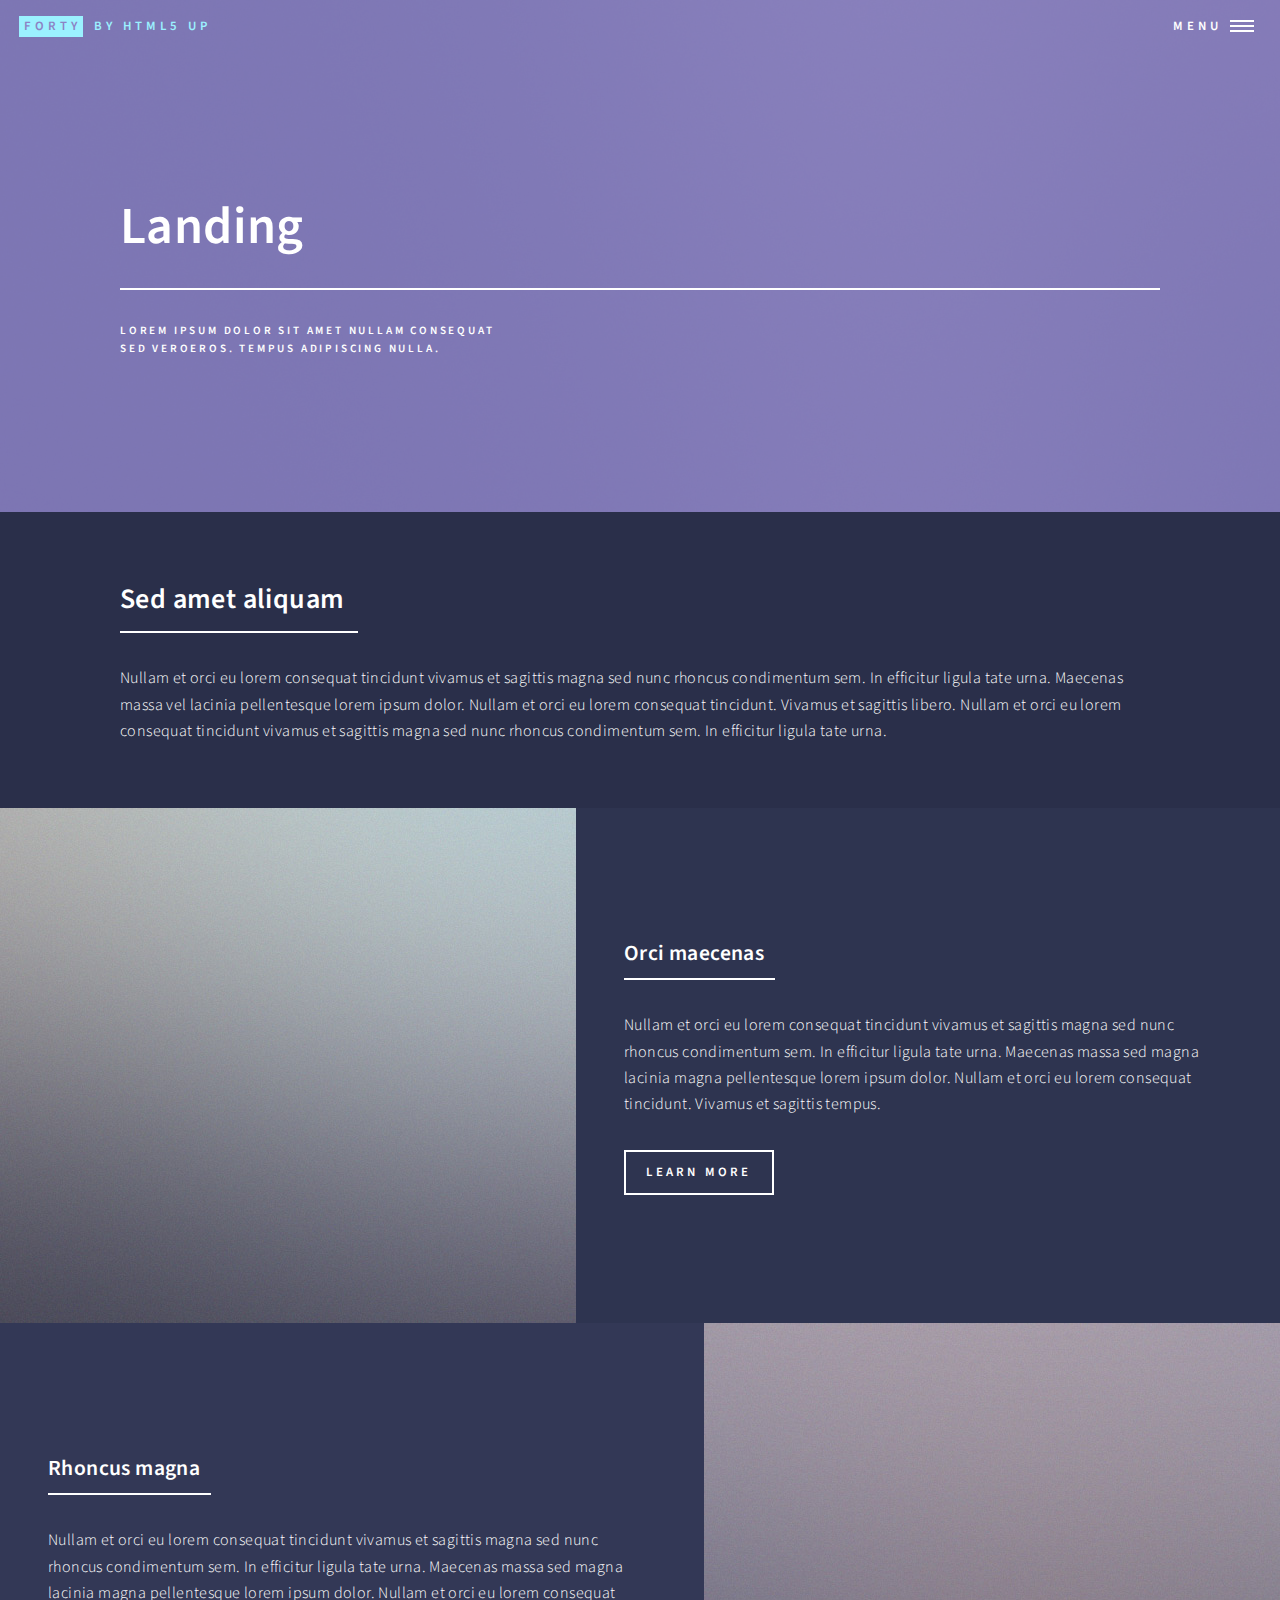
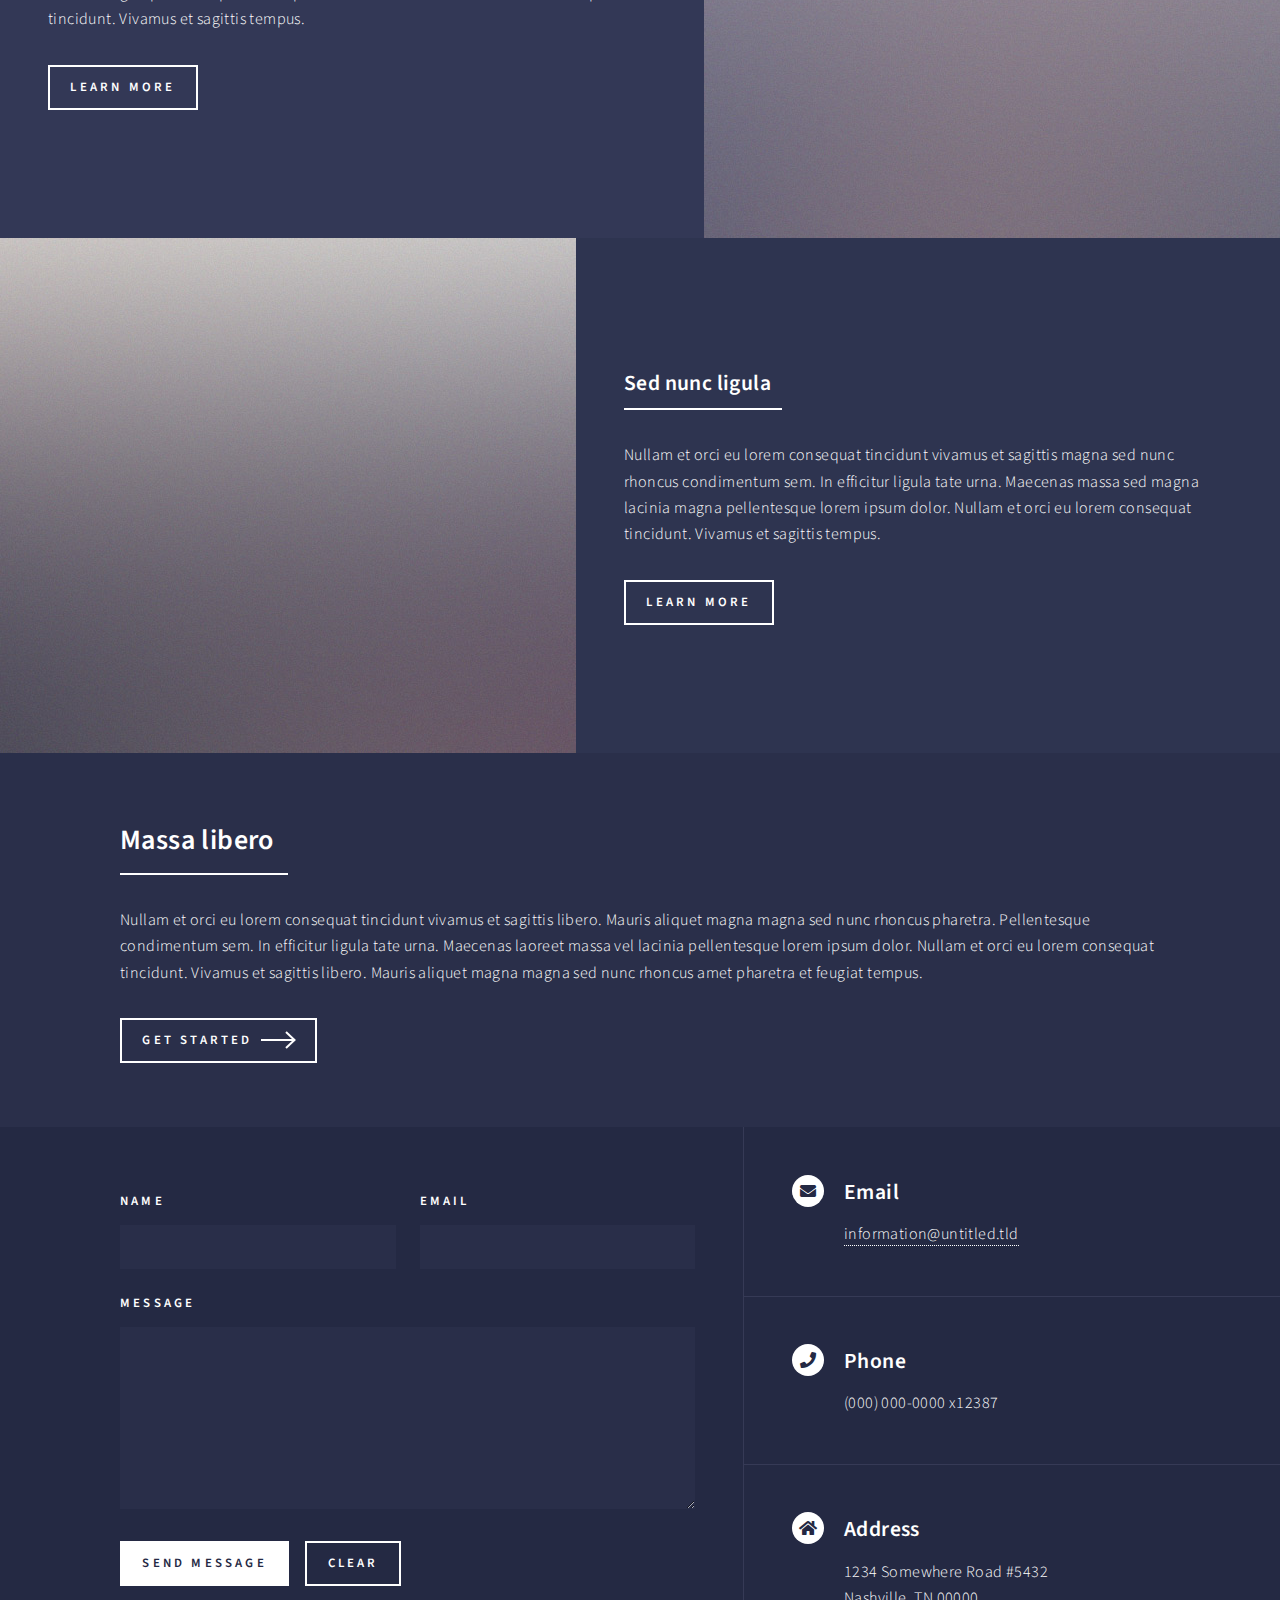
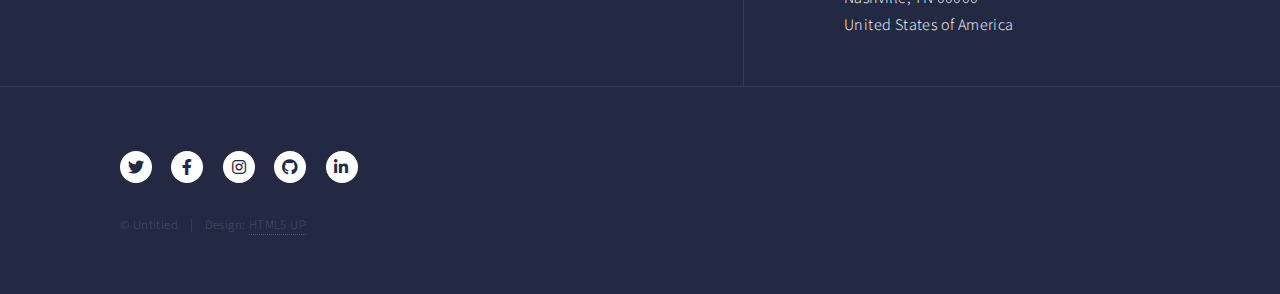
<file: landing.html>
<!DOCTYPE HTML>
<!--
	Forty by HTML5 UP
	html5up.net | @ajlkn
	Free for personal and commercial use under the CCA 3.0 license (html5up.net/license)
-->
<html>
	<head>
		<title>Landing - Forty by HTML5 UP</title>
		<meta charset="utf-8" />
		<meta name="viewport" content="width=device-width, initial-scale=1, user-scalable=no" />
		<link rel="stylesheet" href="assets/css/main.css" />
		<noscript><link rel="stylesheet" href="assets/css/noscript.css" /></noscript>
	</head>
	<body class="is-preload">

		<!-- Wrapper -->
			<div id="wrapper">

				<!-- Header -->
				<!-- Note: The "styleN" class below should match that of the banner element. -->
					<header id="header" class="alt style2">
						<a href="index.html" class="logo"><strong>Forty</strong> <span>by HTML5 UP</span></a>
						<nav>
							<a href="#menu">Menu</a>
						</nav>
					</header>

				<!-- Menu -->
					<nav id="menu">
						<ul class="links">
							<li><a href="index.html">Home</a></li>
							<li><a href="landing.html">Landing</a></li>
							<li><a href="generic.html">Generic</a></li>
							<li><a href="elements.html">Elements</a></li>
						</ul>
						<ul class="actions stacked">
							<li><a href="#" class="button primary fit">Get Started</a></li>
							<li><a href="#" class="button fit">Log In</a></li>
						</ul>
					</nav>

				<!-- Banner -->
				<!-- Note: The "styleN" class below should match that of the header element. -->
					<section id="banner" class="style2">
						<div class="inner">
							<span class="image">
								<img src="images/pic07.jpg" alt="" />
							</span>
							<header class="major">
								<h1>Landing</h1>
							</header>
							<div class="content">
								<p>Lorem ipsum dolor sit amet nullam consequat<br />
								sed veroeros. tempus adipiscing nulla.</p>
							</div>
						</div>
					</section>

				<!-- Main -->
					<div id="main">

						<!-- One -->
							<section id="one">
								<div class="inner">
									<header class="major">
										<h2>Sed amet aliquam</h2>
									</header>
									<p>Nullam et orci eu lorem consequat tincidunt vivamus et sagittis magna sed nunc rhoncus condimentum sem. In efficitur ligula tate urna. Maecenas massa vel lacinia pellentesque lorem ipsum dolor. Nullam et orci eu lorem consequat tincidunt. Vivamus et sagittis libero. Nullam et orci eu lorem consequat tincidunt vivamus et sagittis magna sed nunc rhoncus condimentum sem. In efficitur ligula tate urna.</p>
								</div>
							</section>

						<!-- Two -->
							<section id="two" class="spotlights">
								<section>
									<a href="generic.html" class="image">
										<img src="images/pic08.jpg" alt="" data-position="center center" />
									</a>
									<div class="content">
										<div class="inner">
											<header class="major">
												<h3>Orci maecenas</h3>
											</header>
											<p>Nullam et orci eu lorem consequat tincidunt vivamus et sagittis magna sed nunc rhoncus condimentum sem. In efficitur ligula tate urna. Maecenas massa sed magna lacinia magna pellentesque lorem ipsum dolor. Nullam et orci eu lorem consequat tincidunt. Vivamus et sagittis tempus.</p>
											<ul class="actions">
												<li><a href="generic.html" class="button">Learn more</a></li>
											</ul>
										</div>
									</div>
								</section>
								<section>
									<a href="generic.html" class="image">
										<img src="images/pic09.jpg" alt="" data-position="top center" />
									</a>
									<div class="content">
										<div class="inner">
											<header class="major">
												<h3>Rhoncus magna</h3>
											</header>
											<p>Nullam et orci eu lorem consequat tincidunt vivamus et sagittis magna sed nunc rhoncus condimentum sem. In efficitur ligula tate urna. Maecenas massa sed magna lacinia magna pellentesque lorem ipsum dolor. Nullam et orci eu lorem consequat tincidunt. Vivamus et sagittis tempus.</p>
											<ul class="actions">
												<li><a href="generic.html" class="button">Learn more</a></li>
											</ul>
										</div>
									</div>
								</section>
								<section>
									<a href="generic.html" class="image">
										<img src="images/pic10.jpg" alt="" data-position="25% 25%" />
									</a>
									<div class="content">
										<div class="inner">
											<header class="major">
												<h3>Sed nunc ligula</h3>
											</header>
											<p>Nullam et orci eu lorem consequat tincidunt vivamus et sagittis magna sed nunc rhoncus condimentum sem. In efficitur ligula tate urna. Maecenas massa sed magna lacinia magna pellentesque lorem ipsum dolor. Nullam et orci eu lorem consequat tincidunt. Vivamus et sagittis tempus.</p>
											<ul class="actions">
												<li><a href="generic.html" class="button">Learn more</a></li>
											</ul>
										</div>
									</div>
								</section>
							</section>

						<!-- Three -->
							<section id="three">
								<div class="inner">
									<header class="major">
										<h2>Massa libero</h2>
									</header>
									<p>Nullam et orci eu lorem consequat tincidunt vivamus et sagittis libero. Mauris aliquet magna magna sed nunc rhoncus pharetra. Pellentesque condimentum sem. In efficitur ligula tate urna. Maecenas laoreet massa vel lacinia pellentesque lorem ipsum dolor. Nullam et orci eu lorem consequat tincidunt. Vivamus et sagittis libero. Mauris aliquet magna magna sed nunc rhoncus amet pharetra et feugiat tempus.</p>
									<ul class="actions">
										<li><a href="generic.html" class="button next">Get Started</a></li>
									</ul>
								</div>
							</section>

					</div>

				<!-- Contact -->
					<section id="contact">
						<div class="inner">
							<section>
								<form method="post" action="#">
									<div class="fields">
										<div class="field half">
											<label for="name">Name</label>
											<input type="text" name="name" id="name" />
										</div>
										<div class="field half">
											<label for="email">Email</label>
											<input type="text" name="email" id="email" />
										</div>
										<div class="field">
											<label for="message">Message</label>
											<textarea name="message" id="message" rows="6"></textarea>
										</div>
									</div>
									<ul class="actions">
										<li><input type="submit" value="Send Message" class="primary" /></li>
										<li><input type="reset" value="Clear" /></li>
									</ul>
								</form>
							</section>
							<section class="split">
								<section>
									<div class="contact-method">
										<span class="icon solid alt fa-envelope"></span>
										<h3>Email</h3>
										<a href="#">information@untitled.tld</a>
									</div>
								</section>
								<section>
									<div class="contact-method">
										<span class="icon solid alt fa-phone"></span>
										<h3>Phone</h3>
										<span>(000) 000-0000 x12387</span>
									</div>
								</section>
								<section>
									<div class="contact-method">
										<span class="icon solid alt fa-home"></span>
										<h3>Address</h3>
										<span>1234 Somewhere Road #5432<br />
										Nashville, TN 00000<br />
										United States of America</span>
									</div>
								</section>
							</section>
						</div>
					</section>

				<!-- Footer -->
					<footer id="footer">
						<div class="inner">
							<ul class="icons">
								<li><a href="#" class="icon brands alt fa-twitter"><span class="label">Twitter</span></a></li>
								<li><a href="#" class="icon brands alt fa-facebook-f"><span class="label">Facebook</span></a></li>
								<li><a href="#" class="icon brands alt fa-instagram"><span class="label">Instagram</span></a></li>
								<li><a href="#" class="icon brands alt fa-github"><span class="label">GitHub</span></a></li>
								<li><a href="#" class="icon brands alt fa-linkedin-in"><span class="label">LinkedIn</span></a></li>
							</ul>
							<ul class="copyright">
								<li>&copy; Untitled</li><li>Design: <a href="https://html5up.net">HTML5 UP</a></li>
							</ul>
						</div>
					</footer>

			</div>

		<!-- Scripts -->
			<script src="assets/js/jquery.min.js"></script>
			<script src="assets/js/jquery.scrolly.min.js"></script>
			<script src="assets/js/jquery.scrollex.min.js"></script>
			<script src="assets/js/browser.min.js"></script>
			<script src="assets/js/breakpoints.min.js"></script>
			<script src="assets/js/util.js"></script>
			<script src="assets/js/main.js"></script>

	</body>
</html>
</file>
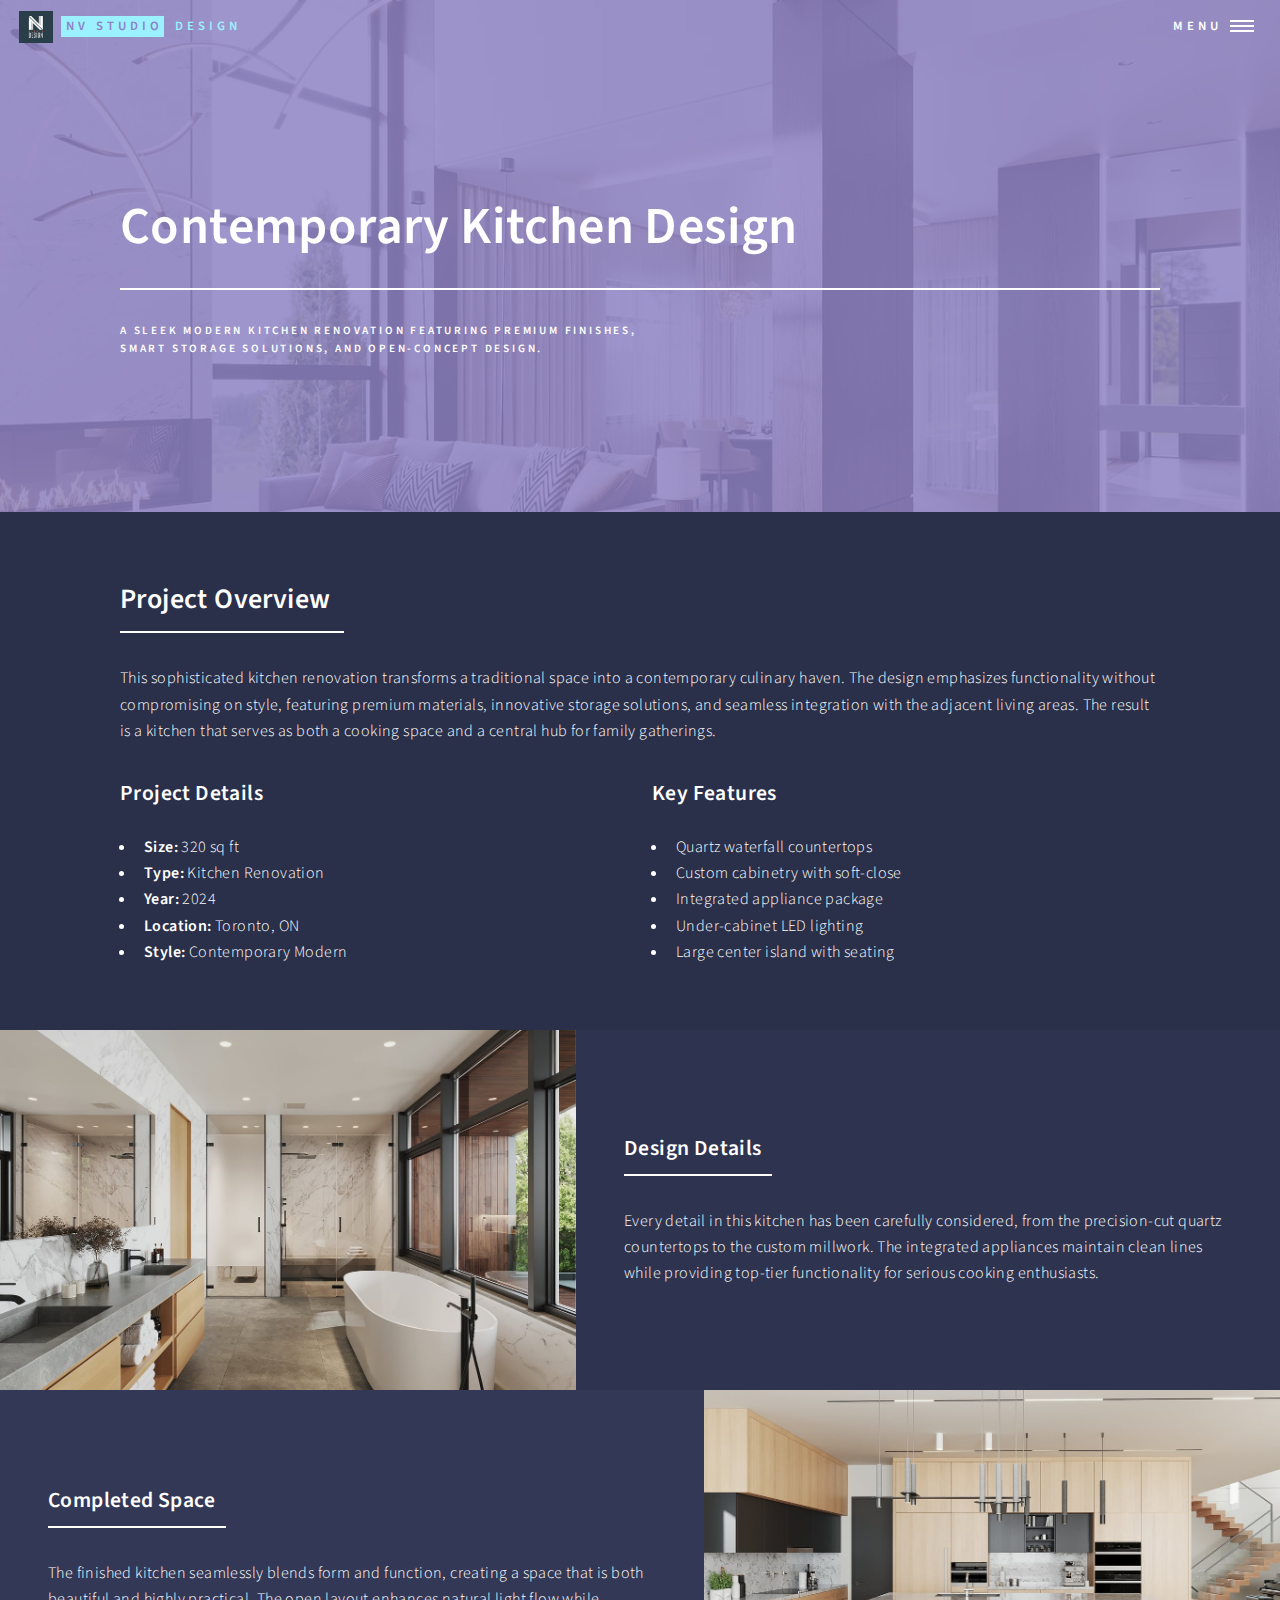
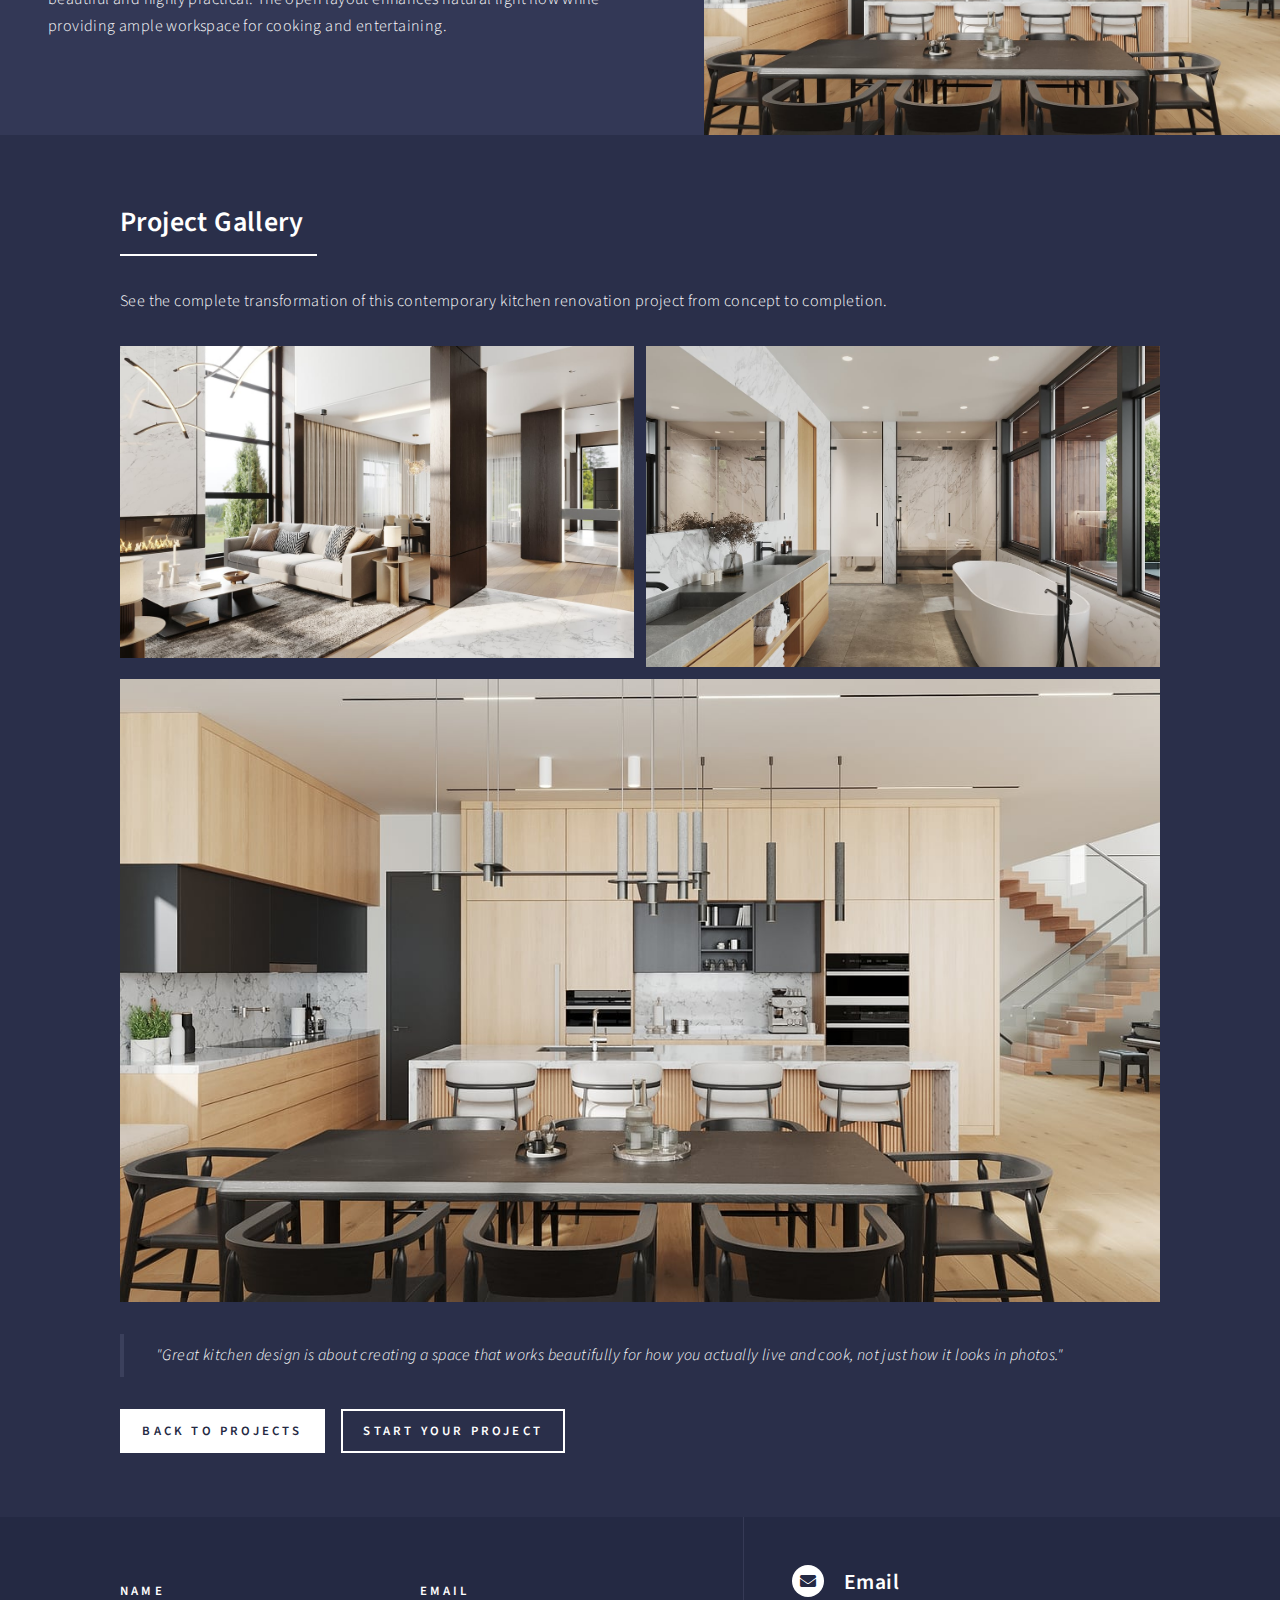
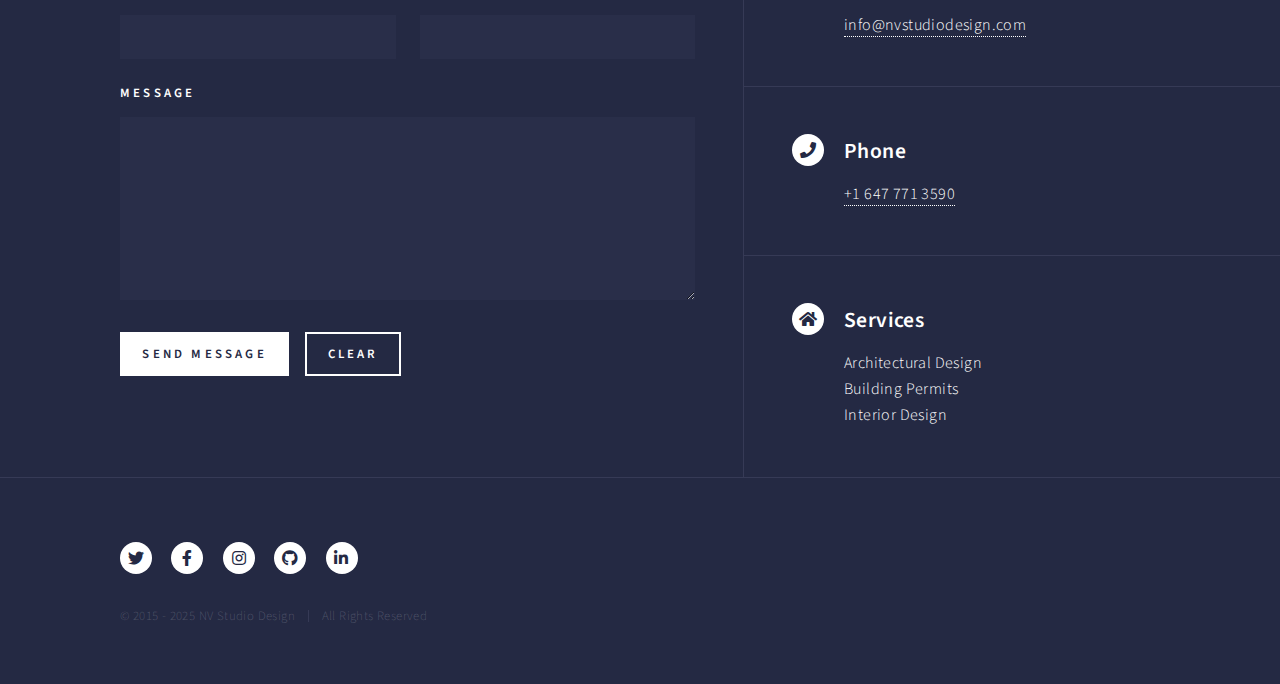
<file: project-contemporary-kitchen-design.html>
<!DOCTYPE HTML>
<!--
	Forty by HTML5 UP
	html5up.net | @ajlkn
	Free for personal and commercial use under the CCA 3.0 license (html5up.net/license)
-->
<html>
	<head>
		<title>Contemporary Kitchen Design - NV Studio Design</title>
		<meta charset="utf-8" />
		<meta name="viewport" content="width=device-width, initial-scale=1, user-scalable=no" />
		<meta name="description" content="Contemporary Kitchen Design - A sleek modern kitchen renovation featuring premium finishes and smart storage solutions by NV Studio Design." />
		<meta name="keywords" content="contemporary kitchen design, modern kitchen renovation, interior design, NV Studio Design" />
		<link rel="stylesheet" href="assets/css/main.css" />
		<noscript><link rel="stylesheet" href="assets/css/noscript.css" /></noscript>
	</head>
	<body class="is-preload">

		<!-- Wrapper -->
			<div id="wrapper">

				<!-- Header -->
					<header id="header" class="alt style2">
						<a href="index.html" class="logo"><img src="images/logo.jpg" alt="NV Studio Design" style="height: 2rem; width: auto; vertical-align: middle; margin-right: 0.5rem;" /><strong>NV Studio</strong> <span>Design</span></a>
						<nav>
							<a href="#menu">Menu</a>
						</nav>
					</header>

				<!-- Menu -->
					<nav id="menu">
						<ul class="links">
							<li><a href="index.html">Home</a></li>
							<li><a href="architectural-design.html">Architectural Design</a></li>
							<li><a href="building-permits.html">Building Permits</a></li>
							<li><a href="interior-design.html">Interior Design</a></li>
						</ul>
						<ul class="actions stacked">
							<li><a href="#contact" class="button primary fit">Get Quote</a></li>
							<li><a href="tel:+16477713590" class="button fit">Call Now</a></li>
						</ul>
					</nav>

				<!-- Banner -->
					<section id="banner" class="style2">
						<div class="inner">
							<span class="image">
								<img src="images/projects/contemporary-kitchen-design/4-5-mxB1570PnXh3MKp8.jpg" alt="Contemporary Kitchen Design" />
							</span>
							<header class="major">
								<h1>Contemporary Kitchen Design</h1>
							</header>
							<div class="content">
								<p>A sleek modern kitchen renovation featuring premium finishes,<br />
								smart storage solutions, and open-concept design.</p>
							</div>
						</div>
					</section>

				<!-- Main -->
					<div id="main">

						<!-- One -->
							<section id="one">
								<div class="inner">
									<header class="major">
										<h2>Project Overview</h2>
									</header>
									<p>This sophisticated kitchen renovation transforms a traditional space into a contemporary culinary haven. The design emphasizes functionality without compromising on style, featuring premium materials, innovative storage solutions, and seamless integration with the adjacent living areas. The result is a kitchen that serves as both a cooking space and a central hub for family gatherings.</p>
									
									<div class="row">
										<div class="col-6 col-12-small">
											<h3>Project Details</h3>
											<ul>
												<li><strong>Size:</strong> 320 sq ft</li>
												<li><strong>Type:</strong> Kitchen Renovation</li>
												<li><strong>Year:</strong> 2024</li>
												<li><strong>Location:</strong> Toronto, ON</li>
												<li><strong>Style:</strong> Contemporary Modern</li>
											</ul>
										</div>
										<div class="col-6 col-12-small">
											<h3>Key Features</h3>
											<ul>
												<li>Quartz waterfall countertops</li>
												<li>Custom cabinetry with soft-close</li>
												<li>Integrated appliance package</li>
												<li>Under-cabinet LED lighting</li>
												<li>Large center island with seating</li>
											</ul>
										</div>
									</div>
								</div>
							</section>

						<!-- Two -->
							<section id="two" class="spotlights">
								<section>
									<a href="images/projects/contemporary-kitchen-design/3_f-mxBr6VXEeBcDpQKR.jpg" class="image">
										<img src="images/projects/contemporary-kitchen-design/3_f-mxBr6VXEeBcDpQKR.jpg" alt="Kitchen Island Detail" data-position="center center" />
									</a>
									<div class="content">
										<div class="inner">
											<header class="major">
												<h3>Design Details</h3>
											</header>
											<p>Every detail in this kitchen has been carefully considered, from the precision-cut quartz countertops to the custom millwork. The integrated appliances maintain clean lines while providing top-tier functionality for serious cooking enthusiasts.</p>
										</div>
									</div>
								</section>
								<section>
									<a href="images/projects/contemporary-kitchen-design/fin_kit_7b-A3QpLkleKLt9rJoW.jpg" class="image">
										<img src="images/projects/contemporary-kitchen-design/fin_kit_7b-A3QpLkleKLt9rJoW.jpg" alt="Finished Kitchen View" data-position="top center" />
									</a>
									<div class="content">
										<div class="inner">
											<header class="major">
												<h3>Completed Space</h3>
											</header>
											<p>The finished kitchen seamlessly blends form and function, creating a space that is both beautiful and highly practical. The open layout enhances natural light flow while providing ample workspace for cooking and entertaining.</p>
										</div>
									</div>
								</section>
							</section>

						<!-- Three -->
							<section id="three">
								<div class="inner">
									<header class="major">
										<h2>Project Gallery</h2>
									</header>
									<p>See the complete transformation of this contemporary kitchen renovation project from concept to completion.</p>
									
									<div class="box alt">
										<div class="row gtr-50 gtr-uniform">
											<div class="col-6"><span class="image fit"><img src="images/projects/contemporary-kitchen-design/4-5-mxB1570PnXh3MKp8.jpg" alt="Kitchen Main View" /></span></div>
											<div class="col-6"><span class="image fit"><img src="images/projects/contemporary-kitchen-design/3_f-mxBr6VXEeBcDpQKR.jpg" alt="Kitchen Island" /></span></div>
											<div class="col-12"><span class="image fit"><img src="images/projects/contemporary-kitchen-design/fin_kit_7b-A3QpLkleKLt9rJoW.jpg" alt="Complete Kitchen Space" /></span></div>
										</div>
									</div>
									
									<blockquote>
										"Great kitchen design is about creating a space that works beautifully for how you actually live and cook, not just how it looks in photos."
									</blockquote>
									
									<ul class="actions">
										<li><a href="index.html" class="button primary">Back to Projects</a></li>
										<li><a href="#contact" class="button">Start Your Project</a></li>
									</ul>
								</div>
							</section>

					</div>

				<!-- Contact -->
					<section id="contact">
						<div class="inner">
							<section>
								<form method="post" action="#">
									<div class="fields">
										<div class="field half">
											<label for="name">Name</label>
											<input type="text" name="name" id="name" />
										</div>
										<div class="field half">
											<label for="email">Email</label>
											<input type="text" name="email" id="email" />
										</div>
										<div class="field">
											<label for="message">Message</label>
											<textarea name="message" id="message" rows="6"></textarea>
										</div>
									</div>
									<ul class="actions">
										<li><input type="submit" value="Send Message" class="primary" /></li>
										<li><input type="reset" value="Clear" /></li>
									</ul>
								</form>
							</section>
							<section class="split">
								<section>
									<div class="contact-method">
										<span class="icon solid alt fa-envelope"></span>
										<h3>Email</h3>
										<a href="mailto:info@nvstudiodesign.com">info@nvstudiodesign.com</a>
									</div>
								</section>
								<section>
									<div class="contact-method">
										<span class="icon solid alt fa-phone"></span>
										<h3>Phone</h3>
										<a href="tel:+16477713590">+1 647 771 3590</a>
									</div>
								</section>
								<section>
									<div class="contact-method">
										<span class="icon solid alt fa-home"></span>
										<h3>Services</h3>
										<span>Architectural Design<br />
										Building Permits<br />
										Interior Design</span>
									</div>
								</section>
							</section>
						</div>
					</section>

				<!-- Footer -->
					<footer id="footer">
						<div class="inner">
							<ul class="icons">
								<li><a href="#" class="icon brands alt fa-twitter"><span class="label">Twitter</span></a></li>
								<li><a href="#" class="icon brands alt fa-facebook-f"><span class="label">Facebook</span></a></li>
								<li><a href="#" class="icon brands alt fa-instagram"><span class="label">Instagram</span></a></li>
								<li><a href="#" class="icon brands alt fa-github"><span class="label">GitHub</span></a></li>
								<li><a href="#" class="icon brands alt fa-linkedin-in"><span class="label">LinkedIn</span></a></li>
							</ul>
							<ul class="copyright">
								<li>&copy; 2015 - 2025 NV Studio Design</li><li>All Rights Reserved</li>
							</ul>
						</div>
					</footer>

			</div>

		<!-- Scripts -->
			<script src="assets/js/jquery.min.js"></script>
			<script src="assets/js/jquery.scrolly.min.js"></script>
			<script src="assets/js/jquery.scrollex.min.js"></script>
			<script src="assets/js/browser.min.js"></script>
			<script src="assets/js/breakpoints.min.js"></script>
			<script src="assets/js/util.js"></script>
			<script src="assets/js/main.js"></script>

	</body>
</html>
</file>
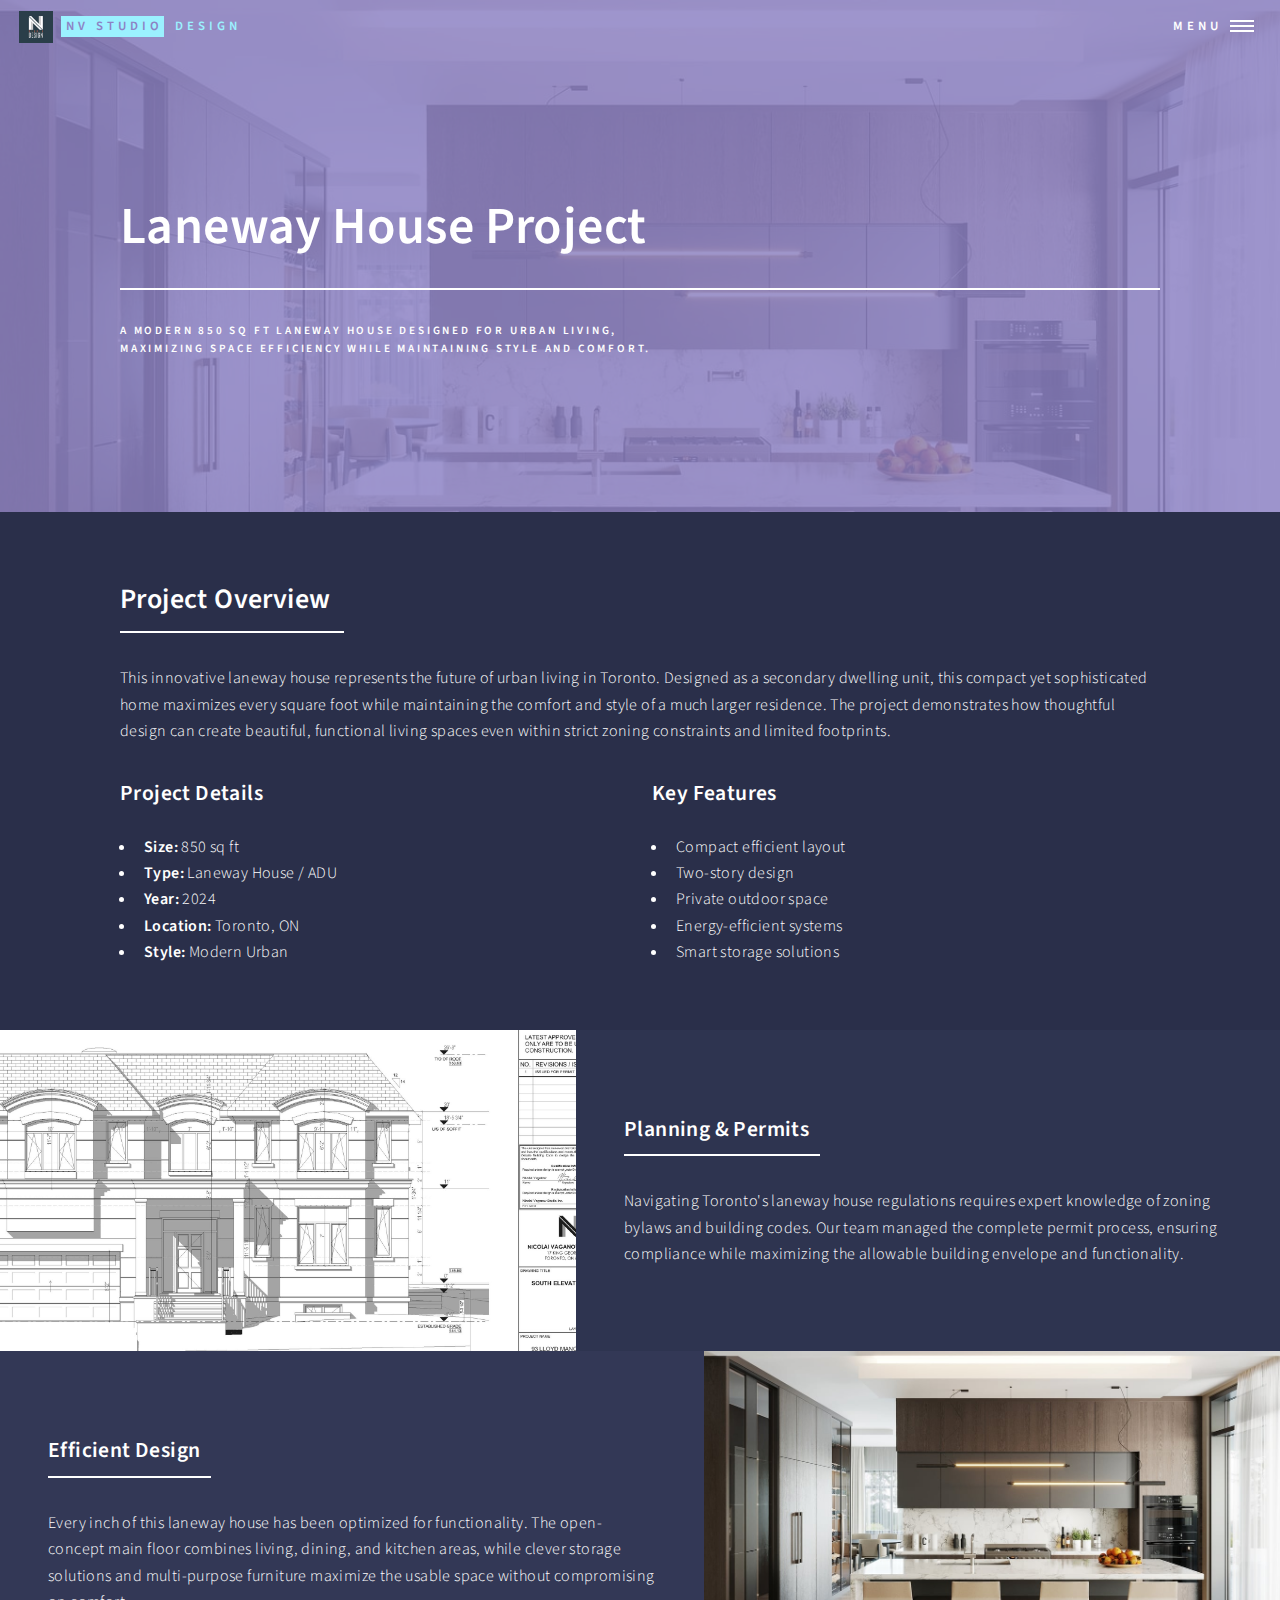
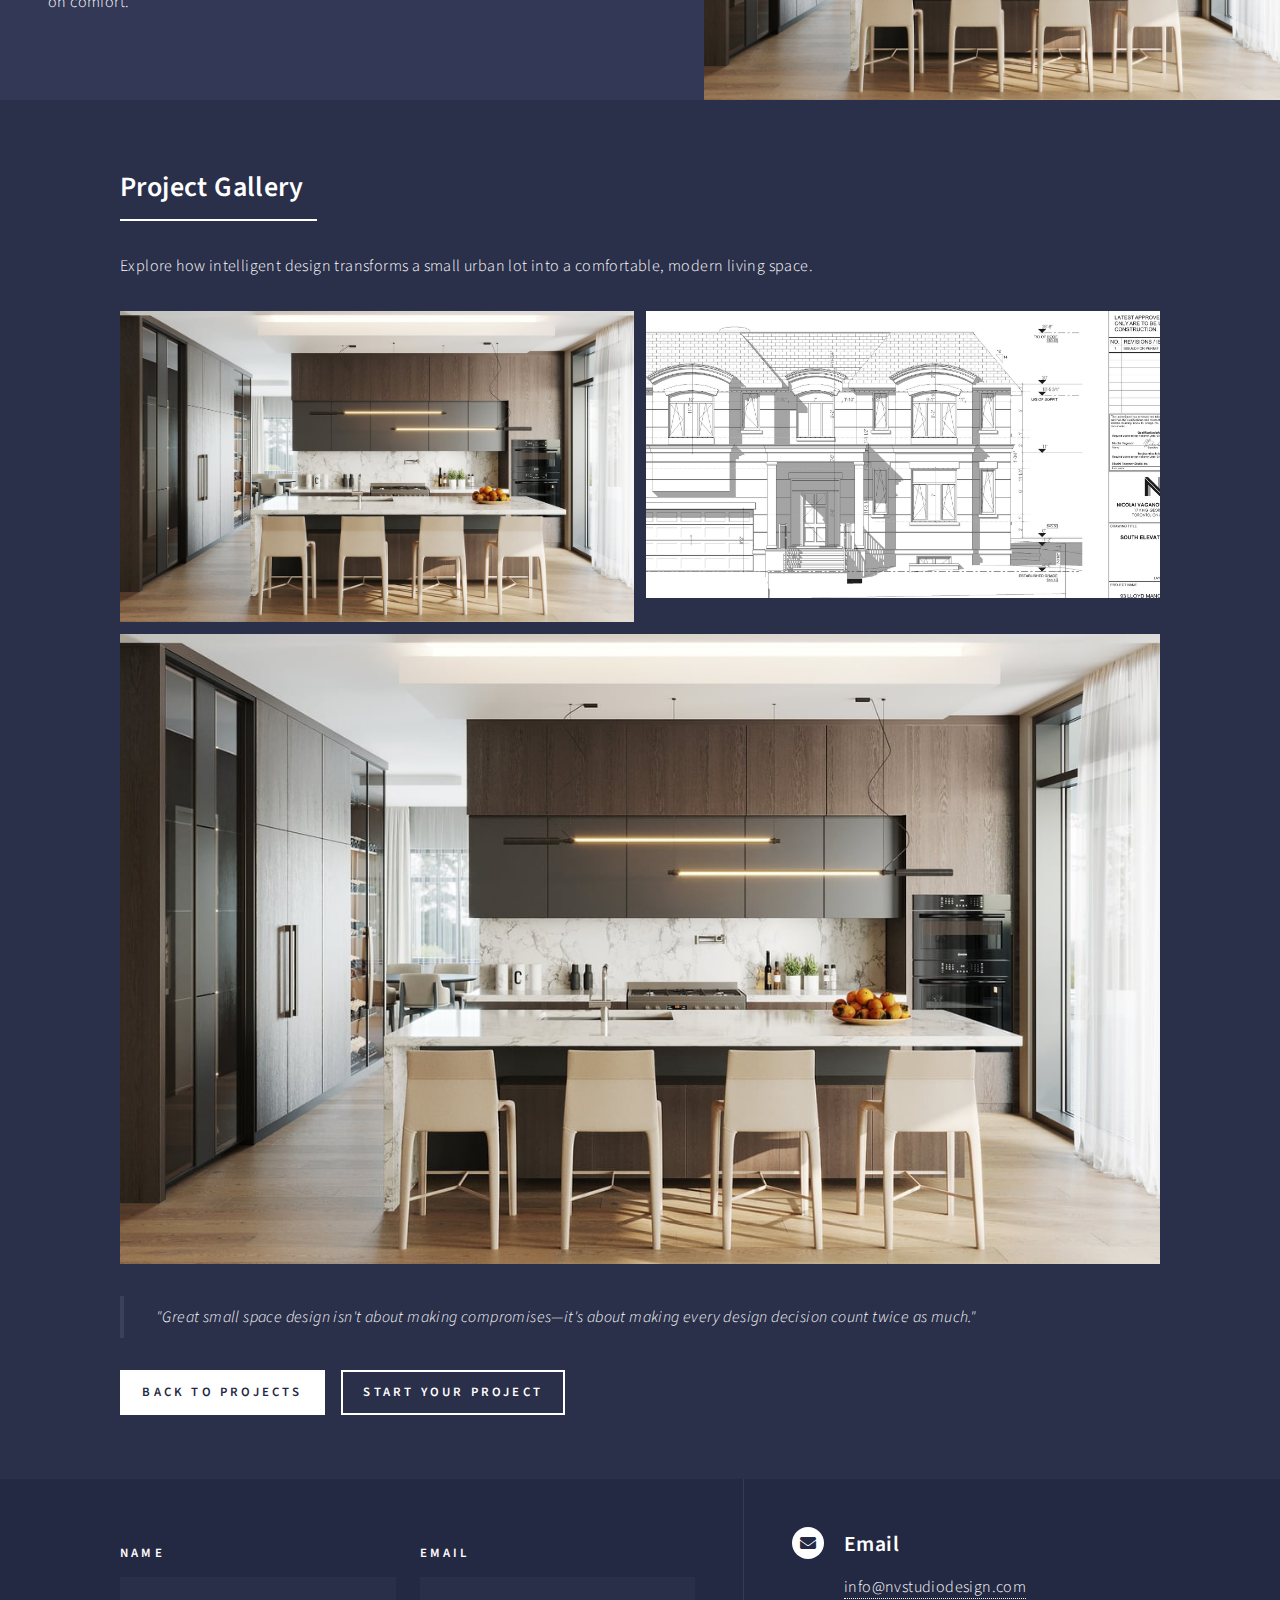
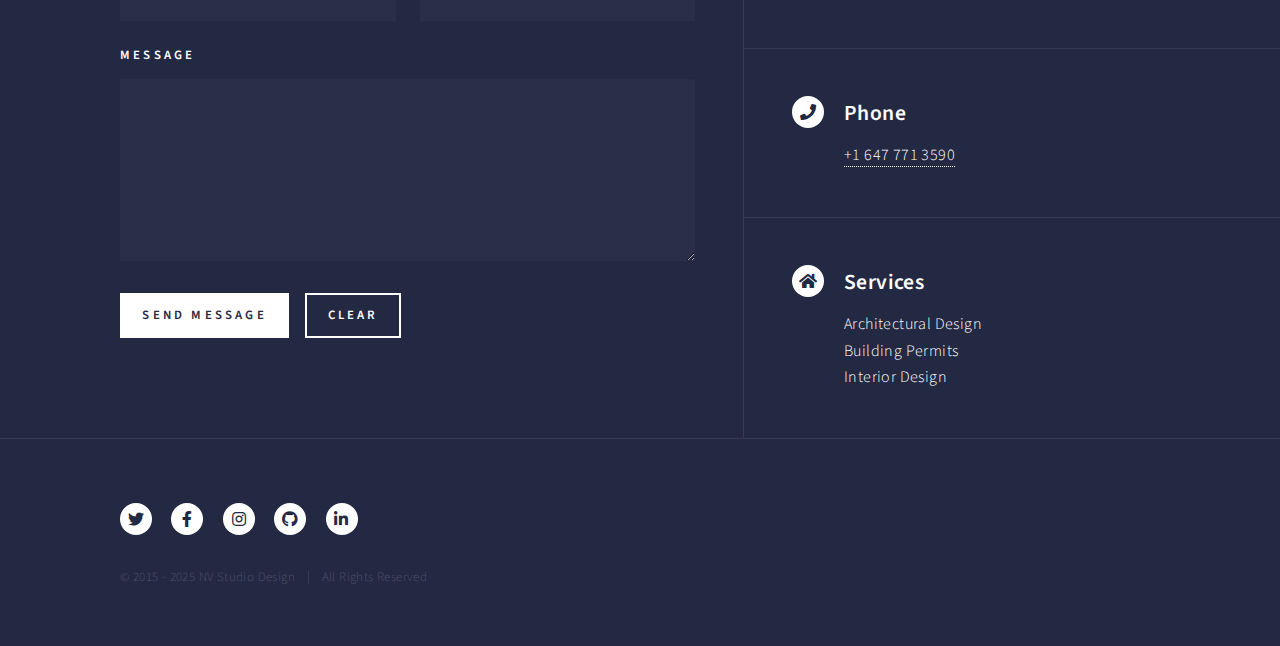
<file: project-laneway-house.html>
<!DOCTYPE HTML>
<!--
	Forty by HTML5 UP
	html5up.net | @ajlkn
	Free for personal and commercial use under the CCA 3.0 license (html5up.net/license)
-->
<html>
	<head>
		<title>Laneway House Project - NV Studio Design</title>
		<meta charset="utf-8" />
		<meta name="viewport" content="width=device-width, initial-scale=1, user-scalable=no" />
		<meta name="description" content="Laneway House Project - A modern 850 sq ft laneway house designed for urban living by NV Studio Design." />
		<meta name="keywords" content="laneway house, secondary dwelling unit, urban design, small space design, NV Studio Design" />
		<link rel="stylesheet" href="assets/css/main.css" />
		<noscript><link rel="stylesheet" href="assets/css/noscript.css" /></noscript>
	</head>
	<body class="is-preload">

		<!-- Wrapper -->
			<div id="wrapper">

				<!-- Header -->
					<header id="header" class="alt style2">
						<a href="index.html" class="logo"><img src="images/logo.jpg" alt="NV Studio Design" style="height: 2rem; width: auto; vertical-align: middle; margin-right: 0.5rem;" /><strong>NV Studio</strong> <span>Design</span></a>
						<nav>
							<a href="#menu">Menu</a>
						</nav>
					</header>

				<!-- Menu -->
					<nav id="menu">
						<ul class="links">
							<li><a href="index.html">Home</a></li>
							<li><a href="architectural-design.html">Architectural Design</a></li>
							<li><a href="building-permits.html">Building Permits</a></li>
							<li><a href="interior-design.html">Interior Design</a></li>
						</ul>
						<ul class="actions stacked">
							<li><a href="#contact" class="button primary fit">Get Quote</a></li>
							<li><a href="tel:+16477713590" class="button fit">Call Now</a></li>
						</ul>
					</nav>

				<!-- Banner -->
					<section id="banner" class="style2">
						<div class="inner">
							<span class="image">
								<img src="images/projects/laneway-house-project/1a-YD0ng4naVrtpzOMo.jpg" alt="Laneway House Project" />
							</span>
							<header class="major">
								<h1>Laneway House Project</h1>
							</header>
							<div class="content">
								<p>A modern 850 sq ft laneway house designed for urban living,<br />
								maximizing space efficiency while maintaining style and comfort.</p>
							</div>
						</div>
					</section>

				<!-- Main -->
					<div id="main">

						<!-- One -->
							<section id="one">
								<div class="inner">
									<header class="major">
										<h2>Project Overview</h2>
									</header>
									<p>This innovative laneway house represents the future of urban living in Toronto. Designed as a secondary dwelling unit, this compact yet sophisticated home maximizes every square foot while maintaining the comfort and style of a much larger residence. The project demonstrates how thoughtful design can create beautiful, functional living spaces even within strict zoning constraints and limited footprints.</p>
									
									<div class="row">
										<div class="col-6 col-12-small">
											<h3>Project Details</h3>
											<ul>
												<li><strong>Size:</strong> 850 sq ft</li>
												<li><strong>Type:</strong> Laneway House / ADU</li>
												<li><strong>Year:</strong> 2024</li>
												<li><strong>Location:</strong> Toronto, ON</li>
												<li><strong>Style:</strong> Modern Urban</li>
											</ul>
										</div>
										<div class="col-6 col-12-small">
											<h3>Key Features</h3>
											<ul>
												<li>Compact efficient layout</li>
												<li>Two-story design</li>
												<li>Private outdoor space</li>
												<li>Energy-efficient systems</li>
												<li>Smart storage solutions</li>
											</ul>
										</div>
									</div>
								</div>
							</section>

						<!-- Two -->
							<section id="two" class="spotlights">
								<section>
									<a href="images/projects/laneway-house-project/img-dWxq59JboXf78PDJ.jpg" class="image">
										<img src="images/projects/laneway-house-project/img-dWxq59JboXf78PDJ.jpg" alt="Laneway House Planning" data-position="center center" />
									</a>
									<div class="content">
										<div class="inner">
											<header class="major">
												<h3>Planning & Permits</h3>
											</header>
											<p>Navigating Toronto's laneway house regulations requires expert knowledge of zoning bylaws and building codes. Our team managed the complete permit process, ensuring compliance while maximizing the allowable building envelope and functionality.</p>
										</div>
									</div>
								</section>
								<section>
									<a href="images/projects/laneway-house-project/1a-YD0ng4naVrtpzOMo.jpg" class="image">
										<img src="images/projects/laneway-house-project/1a-YD0ng4naVrtpzOMo.jpg" alt="Interior Living Space" data-position="top center" />
									</a>
									<div class="content">
										<div class="inner">
											<header class="major">
												<h3>Efficient Design</h3>
											</header>
											<p>Every inch of this laneway house has been optimized for functionality. The open-concept main floor combines living, dining, and kitchen areas, while clever storage solutions and multi-purpose furniture maximize the usable space without compromising on comfort.</p>
										</div>
									</div>
								</section>
							</section>

						<!-- Three -->
							<section id="three">
								<div class="inner">
									<header class="major">
										<h2>Project Gallery</h2>
									</header>
									<p>Explore how intelligent design transforms a small urban lot into a comfortable, modern living space.</p>
									
									<div class="box alt">
										<div class="row gtr-50 gtr-uniform">
											<div class="col-6"><span class="image fit"><img src="images/projects/laneway-house-project/1a-YD0ng4naVrtpzOMo.jpg" alt="Living Area" /></span></div>
											<div class="col-6"><span class="image fit"><img src="images/projects/laneway-house-project/img-dWxq59JboXf78PDJ.jpg" alt="Planning Documents" /></span></div>
											<div class="col-12"><span class="image fit"><img src="images/projects/laneway-house-project/1a-YD0ng4naVrtpzOMo.jpg" alt="Complete Interior" /></span></div>
										</div>
									</div>
									
									<blockquote>
										"Great small space design isn't about making compromises—it's about making every design decision count twice as much."
									</blockquote>
									
									<ul class="actions">
										<li><a href="index.html" class="button primary">Back to Projects</a></li>
										<li><a href="#contact" class="button">Start Your Project</a></li>
									</ul>
								</div>
							</section>

					</div>

				<!-- Contact -->
					<section id="contact">
						<div class="inner">
							<section>
								<form method="post" action="#">
									<div class="fields">
										<div class="field half">
											<label for="name">Name</label>
											<input type="text" name="name" id="name" />
										</div>
										<div class="field half">
											<label for="email">Email</label>
											<input type="text" name="email" id="email" />
										</div>
										<div class="field">
											<label for="message">Message</label>
											<textarea name="message" id="message" rows="6"></textarea>
										</div>
									</div>
									<ul class="actions">
										<li><input type="submit" value="Send Message" class="primary" /></li>
										<li><input type="reset" value="Clear" /></li>
									</ul>
								</form>
							</section>
							<section class="split">
								<section>
									<div class="contact-method">
										<span class="icon solid alt fa-envelope"></span>
										<h3>Email</h3>
										<a href="mailto:info@nvstudiodesign.com">info@nvstudiodesign.com</a>
									</div>
								</section>
								<section>
									<div class="contact-method">
										<span class="icon solid alt fa-phone"></span>
										<h3>Phone</h3>
										<a href="tel:+16477713590">+1 647 771 3590</a>
									</div>
								</section>
								<section>
									<div class="contact-method">
										<span class="icon solid alt fa-home"></span>
										<h3>Services</h3>
										<span>Architectural Design<br />
										Building Permits<br />
										Interior Design</span>
									</div>
								</section>
							</section>
						</div>
					</section>

				<!-- Footer -->
					<footer id="footer">
						<div class="inner">
							<ul class="icons">
								<li><a href="#" class="icon brands alt fa-twitter"><span class="label">Twitter</span></a></li>
								<li><a href="#" class="icon brands alt fa-facebook-f"><span class="label">Facebook</span></a></li>
								<li><a href="#" class="icon brands alt fa-instagram"><span class="label">Instagram</span></a></li>
								<li><a href="#" class="icon brands alt fa-github"><span class="label">GitHub</span></a></li>
								<li><a href="#" class="icon brands alt fa-linkedin-in"><span class="label">LinkedIn</span></a></li>
							</ul>
							<ul class="copyright">
								<li>&copy; 2015 - 2025 NV Studio Design</li><li>All Rights Reserved</li>
							</ul>
						</div>
					</footer>

			</div>

		<!-- Scripts -->
			<script src="assets/js/jquery.min.js"></script>
			<script src="assets/js/jquery.scrolly.min.js"></script>
			<script src="assets/js/jquery.scrollex.min.js"></script>
			<script src="assets/js/browser.min.js"></script>
			<script src="assets/js/breakpoints.min.js"></script>
			<script src="assets/js/util.js"></script>
			<script src="assets/js/main.js"></script>

	</body>
</html>
</file>
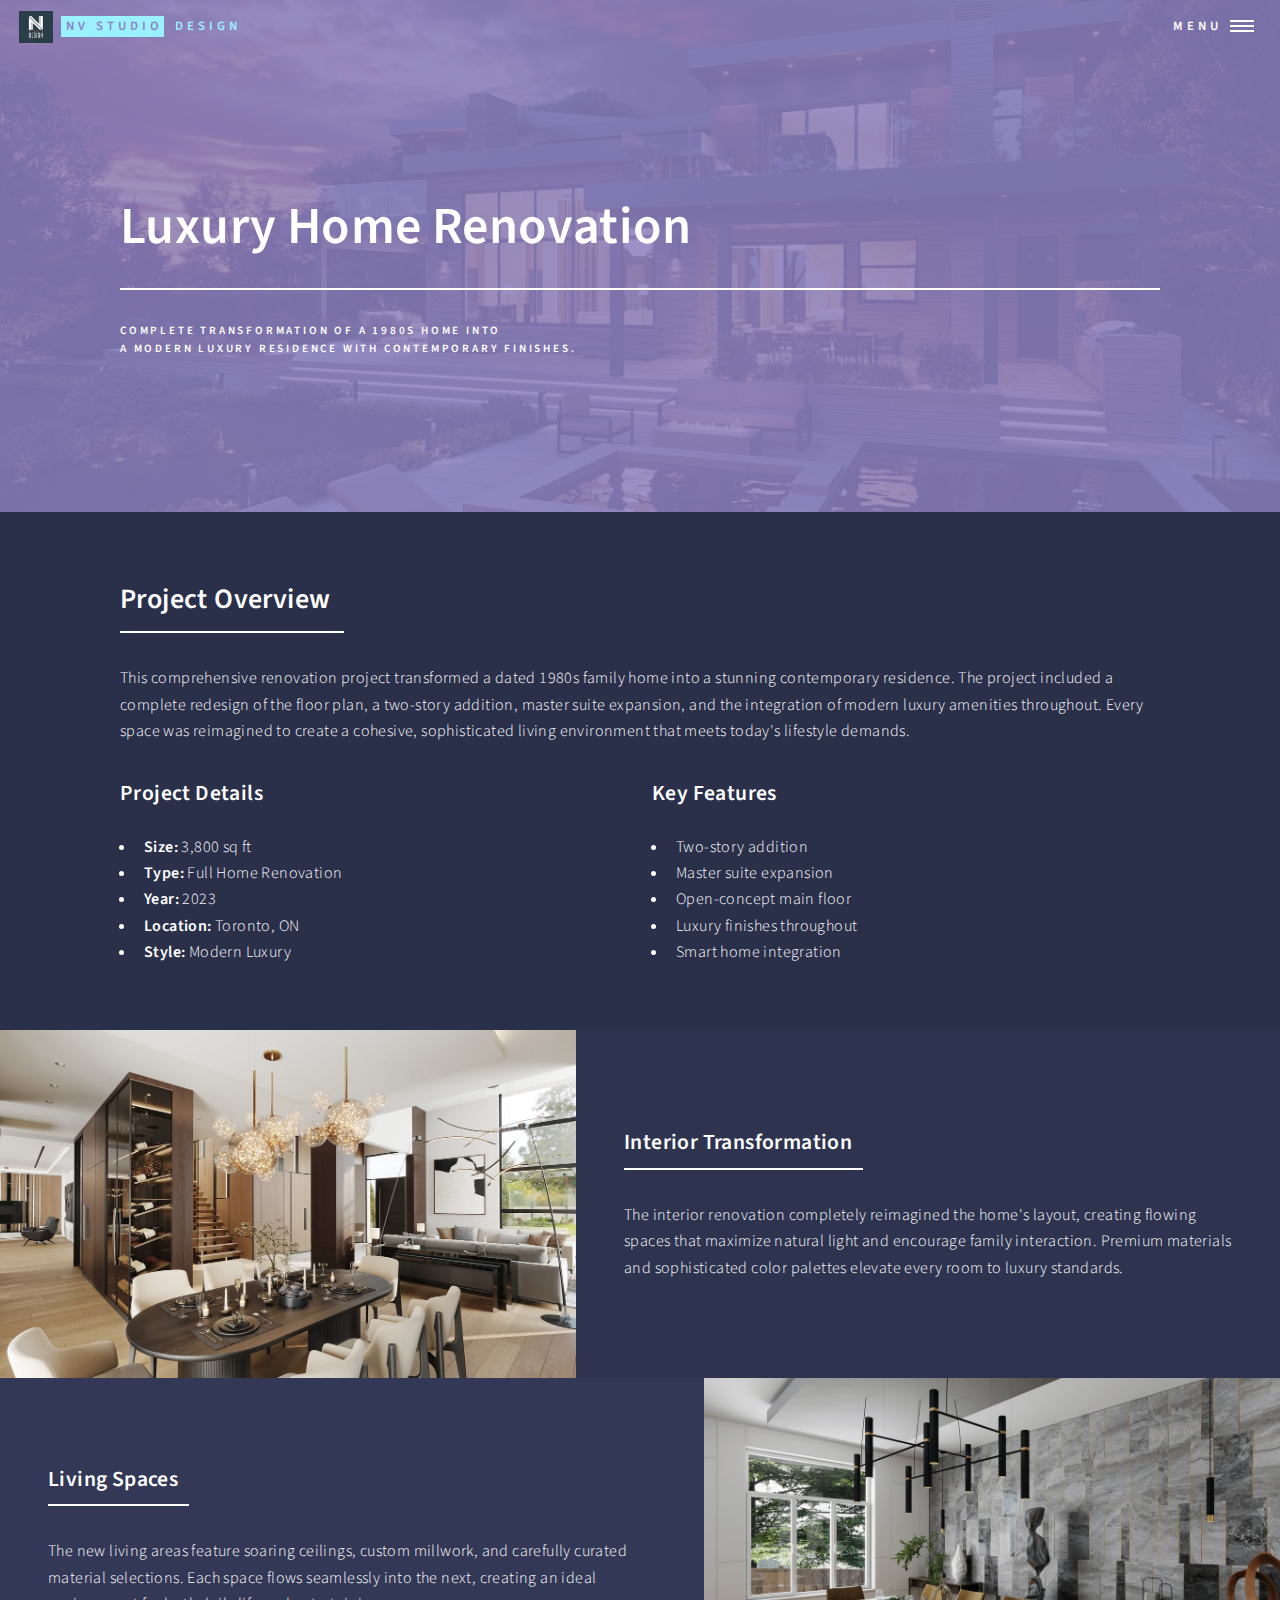
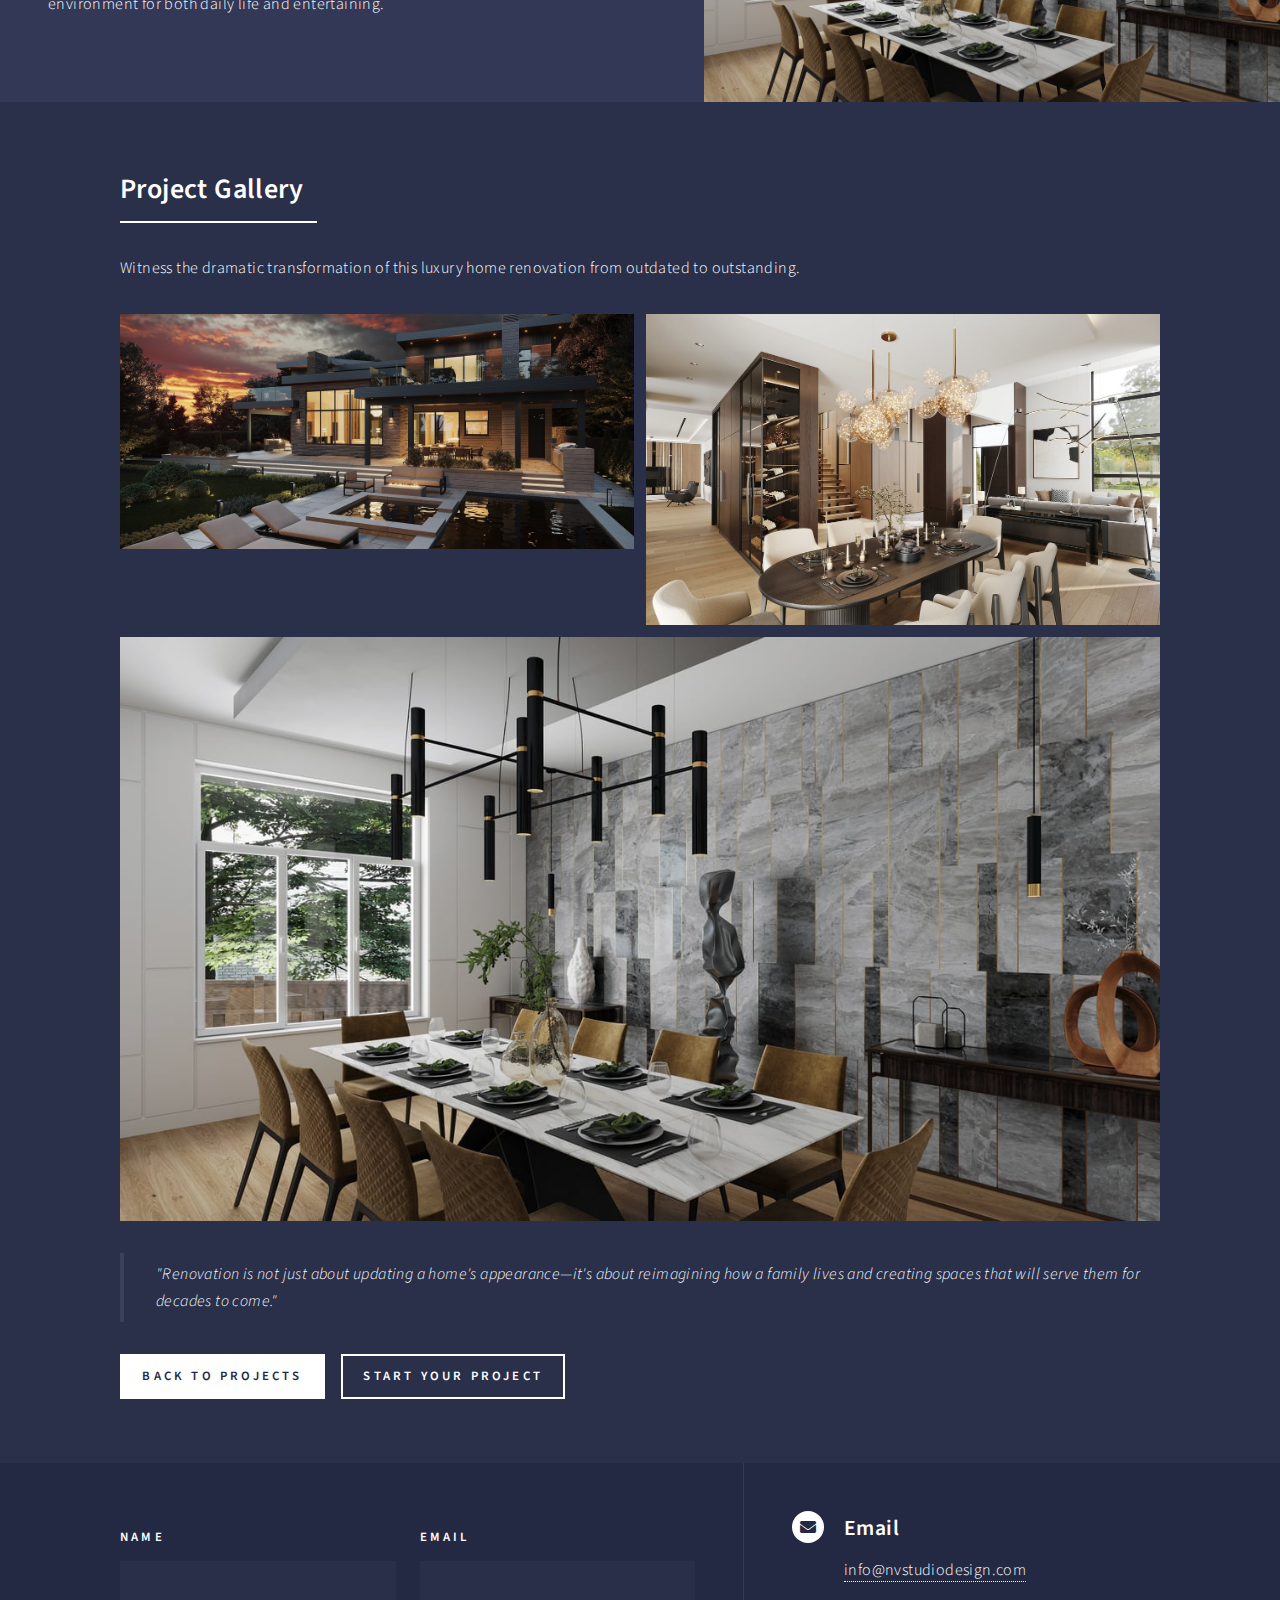
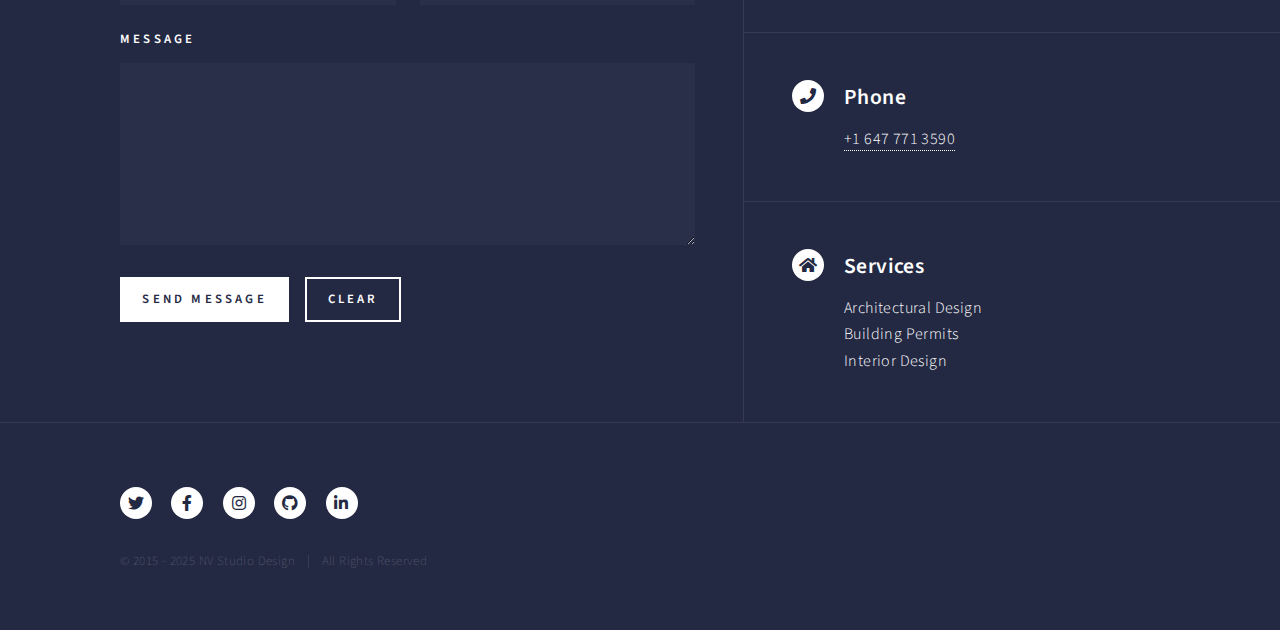
<file: project-luxury-home-renovation.html>
<!DOCTYPE HTML>
<!--
	Forty by HTML5 UP
	html5up.net | @ajlkn
	Free for personal and commercial use under the CCA 3.0 license (html5up.net/license)
-->
<html>
	<head>
		<title>Luxury Home Renovation - NV Studio Design</title>
		<meta charset="utf-8" />
		<meta name="viewport" content="width=device-width, initial-scale=1, user-scalable=no" />
		<meta name="description" content="Luxury Home Renovation - Complete transformation of a 1980s home into a modern luxury residence by NV Studio Design." />
		<meta name="keywords" content="luxury home renovation, home transformation, architectural renovation, NV Studio Design" />
		<link rel="stylesheet" href="assets/css/main.css" />
		<noscript><link rel="stylesheet" href="assets/css/noscript.css" /></noscript>
	</head>
	<body class="is-preload">

		<!-- Wrapper -->
			<div id="wrapper">

				<!-- Header -->
					<header id="header" class="alt style2">
						<a href="index.html" class="logo"><img src="images/logo.jpg" alt="NV Studio Design" style="height: 2rem; width: auto; vertical-align: middle; margin-right: 0.5rem;" /><strong>NV Studio</strong> <span>Design</span></a>
						<nav>
							<a href="#menu">Menu</a>
						</nav>
					</header>

				<!-- Menu -->
					<nav id="menu">
						<ul class="links">
							<li><a href="index.html">Home</a></li>
							<li><a href="architectural-design.html">Architectural Design</a></li>
							<li><a href="building-permits.html">Building Permits</a></li>
							<li><a href="interior-design.html">Interior Design</a></li>
						</ul>
						<ul class="actions stacked">
							<li><a href="#contact" class="button primary fit">Get Quote</a></li>
							<li><a href="tel:+16477713590" class="button fit">Call Now</a></li>
						</ul>
					</nav>

				<!-- Banner -->
					<section id="banner" class="style2">
						<div class="inner">
							<span class="image">
								<img src="images/projects/luxury-home-renovation/3-A3QOoKVygoIkW0VX.jpg" alt="Luxury Home Renovation" />
							</span>
							<header class="major">
								<h1>Luxury Home Renovation</h1>
							</header>
							<div class="content">
								<p>Complete transformation of a 1980s home into<br />
								a modern luxury residence with contemporary finishes.</p>
							</div>
						</div>
					</section>

				<!-- Main -->
					<div id="main">

						<!-- One -->
							<section id="one">
								<div class="inner">
									<header class="major">
										<h2>Project Overview</h2>
									</header>
									<p>This comprehensive renovation project transformed a dated 1980s family home into a stunning contemporary residence. The project included a complete redesign of the floor plan, a two-story addition, master suite expansion, and the integration of modern luxury amenities throughout. Every space was reimagined to create a cohesive, sophisticated living environment that meets today's lifestyle demands.</p>
									
									<div class="row">
										<div class="col-6 col-12-small">
											<h3>Project Details</h3>
											<ul>
												<li><strong>Size:</strong> 3,800 sq ft</li>
												<li><strong>Type:</strong> Full Home Renovation</li>
												<li><strong>Year:</strong> 2023</li>
												<li><strong>Location:</strong> Toronto, ON</li>
												<li><strong>Style:</strong> Modern Luxury</li>
											</ul>
										</div>
										<div class="col-6 col-12-small">
											<h3>Key Features</h3>
											<ul>
												<li>Two-story addition</li>
												<li>Master suite expansion</li>
												<li>Open-concept main floor</li>
												<li>Luxury finishes throughout</li>
												<li>Smart home integration</li>
											</ul>
										</div>
									</div>
								</div>
							</section>

						<!-- Two -->
							<section id="two" class="spotlights">
								<section>
									<a href="images/projects/luxury-home-renovation/2-8-mjEkx90rleFPDG1n.jpg" class="image">
										<img src="images/projects/luxury-home-renovation/2-8-mjEkx90rleFPDG1n.jpg" alt="Luxury Interior Space" data-position="center center" />
									</a>
									<div class="content">
										<div class="inner">
											<header class="major">
												<h3>Interior Transformation</h3>
											</header>
											<p>The interior renovation completely reimagined the home's layout, creating flowing spaces that maximize natural light and encourage family interaction. Premium materials and sophisticated color palettes elevate every room to luxury standards.</p>
										</div>
									</div>
								</section>
								<section>
									<a href="images/projects/luxury-home-renovation/img-YbNNxvoK13FgelX6.jpg" class="image">
										<img src="images/projects/luxury-home-renovation/img-YbNNxvoK13FgelX6.jpg" alt="Modern Living Area" data-position="top center" />
									</a>
									<div class="content">
										<div class="inner">
											<header class="major">
												<h3>Living Spaces</h3>
											</header>
											<p>The new living areas feature soaring ceilings, custom millwork, and carefully curated material selections. Each space flows seamlessly into the next, creating an ideal environment for both daily life and entertaining.</p>
										</div>
									</div>
								</section>
							</section>

						<!-- Three -->
							<section id="three">
								<div class="inner">
									<header class="major">
										<h2>Project Gallery</h2>
									</header>
									<p>Witness the dramatic transformation of this luxury home renovation from outdated to outstanding.</p>
									
									<div class="box alt">
										<div class="row gtr-50 gtr-uniform">
											<div class="col-6"><span class="image fit"><img src="images/projects/luxury-home-renovation/3-A3QOoKVygoIkW0VX.jpg" alt="Exterior Renovation" /></span></div>
											<div class="col-6"><span class="image fit"><img src="images/projects/luxury-home-renovation/2-8-mjEkx90rleFPDG1n.jpg" alt="Interior Design" /></span></div>
											<div class="col-12"><span class="image fit"><img src="images/projects/luxury-home-renovation/img-YbNNxvoK13FgelX6.jpg" alt="Living Area" /></span></div>
										</div>
									</div>
									
									<blockquote>
										"Renovation is not just about updating a home's appearance—it's about reimagining how a family lives and creating spaces that will serve them for decades to come."
									</blockquote>
									
									<ul class="actions">
										<li><a href="index.html" class="button primary">Back to Projects</a></li>
										<li><a href="#contact" class="button">Start Your Project</a></li>
									</ul>
								</div>
							</section>

					</div>

				<!-- Contact -->
					<section id="contact">
						<div class="inner">
							<section>
								<form method="post" action="#">
									<div class="fields">
										<div class="field half">
											<label for="name">Name</label>
											<input type="text" name="name" id="name" />
										</div>
										<div class="field half">
											<label for="email">Email</label>
											<input type="text" name="email" id="email" />
										</div>
										<div class="field">
											<label for="message">Message</label>
											<textarea name="message" id="message" rows="6"></textarea>
										</div>
									</div>
									<ul class="actions">
										<li><input type="submit" value="Send Message" class="primary" /></li>
										<li><input type="reset" value="Clear" /></li>
									</ul>
								</form>
							</section>
							<section class="split">
								<section>
									<div class="contact-method">
										<span class="icon solid alt fa-envelope"></span>
										<h3>Email</h3>
										<a href="mailto:info@nvstudiodesign.com">info@nvstudiodesign.com</a>
									</div>
								</section>
								<section>
									<div class="contact-method">
										<span class="icon solid alt fa-phone"></span>
										<h3>Phone</h3>
										<a href="tel:+16477713590">+1 647 771 3590</a>
									</div>
								</section>
								<section>
									<div class="contact-method">
										<span class="icon solid alt fa-home"></span>
										<h3>Services</h3>
										<span>Architectural Design<br />
										Building Permits<br />
										Interior Design</span>
									</div>
								</section>
							</section>
						</div>
					</section>

				<!-- Footer -->
					<footer id="footer">
						<div class="inner">
							<ul class="icons">
								<li><a href="#" class="icon brands alt fa-twitter"><span class="label">Twitter</span></a></li>
								<li><a href="#" class="icon brands alt fa-facebook-f"><span class="label">Facebook</span></a></li>
								<li><a href="#" class="icon brands alt fa-instagram"><span class="label">Instagram</span></a></li>
								<li><a href="#" class="icon brands alt fa-github"><span class="label">GitHub</span></a></li>
								<li><a href="#" class="icon brands alt fa-linkedin-in"><span class="label">LinkedIn</span></a></li>
							</ul>
							<ul class="copyright">
								<li>&copy; 2015 - 2025 NV Studio Design</li><li>All Rights Reserved</li>
							</ul>
						</div>
					</footer>

			</div>

		<!-- Scripts -->
			<script src="assets/js/jquery.min.js"></script>
			<script src="assets/js/jquery.scrolly.min.js"></script>
			<script src="assets/js/jquery.scrollex.min.js"></script>
			<script src="assets/js/browser.min.js"></script>
			<script src="assets/js/breakpoints.min.js"></script>
			<script src="assets/js/util.js"></script>
			<script src="assets/js/main.js"></script>

	</body>
</html>
</file>
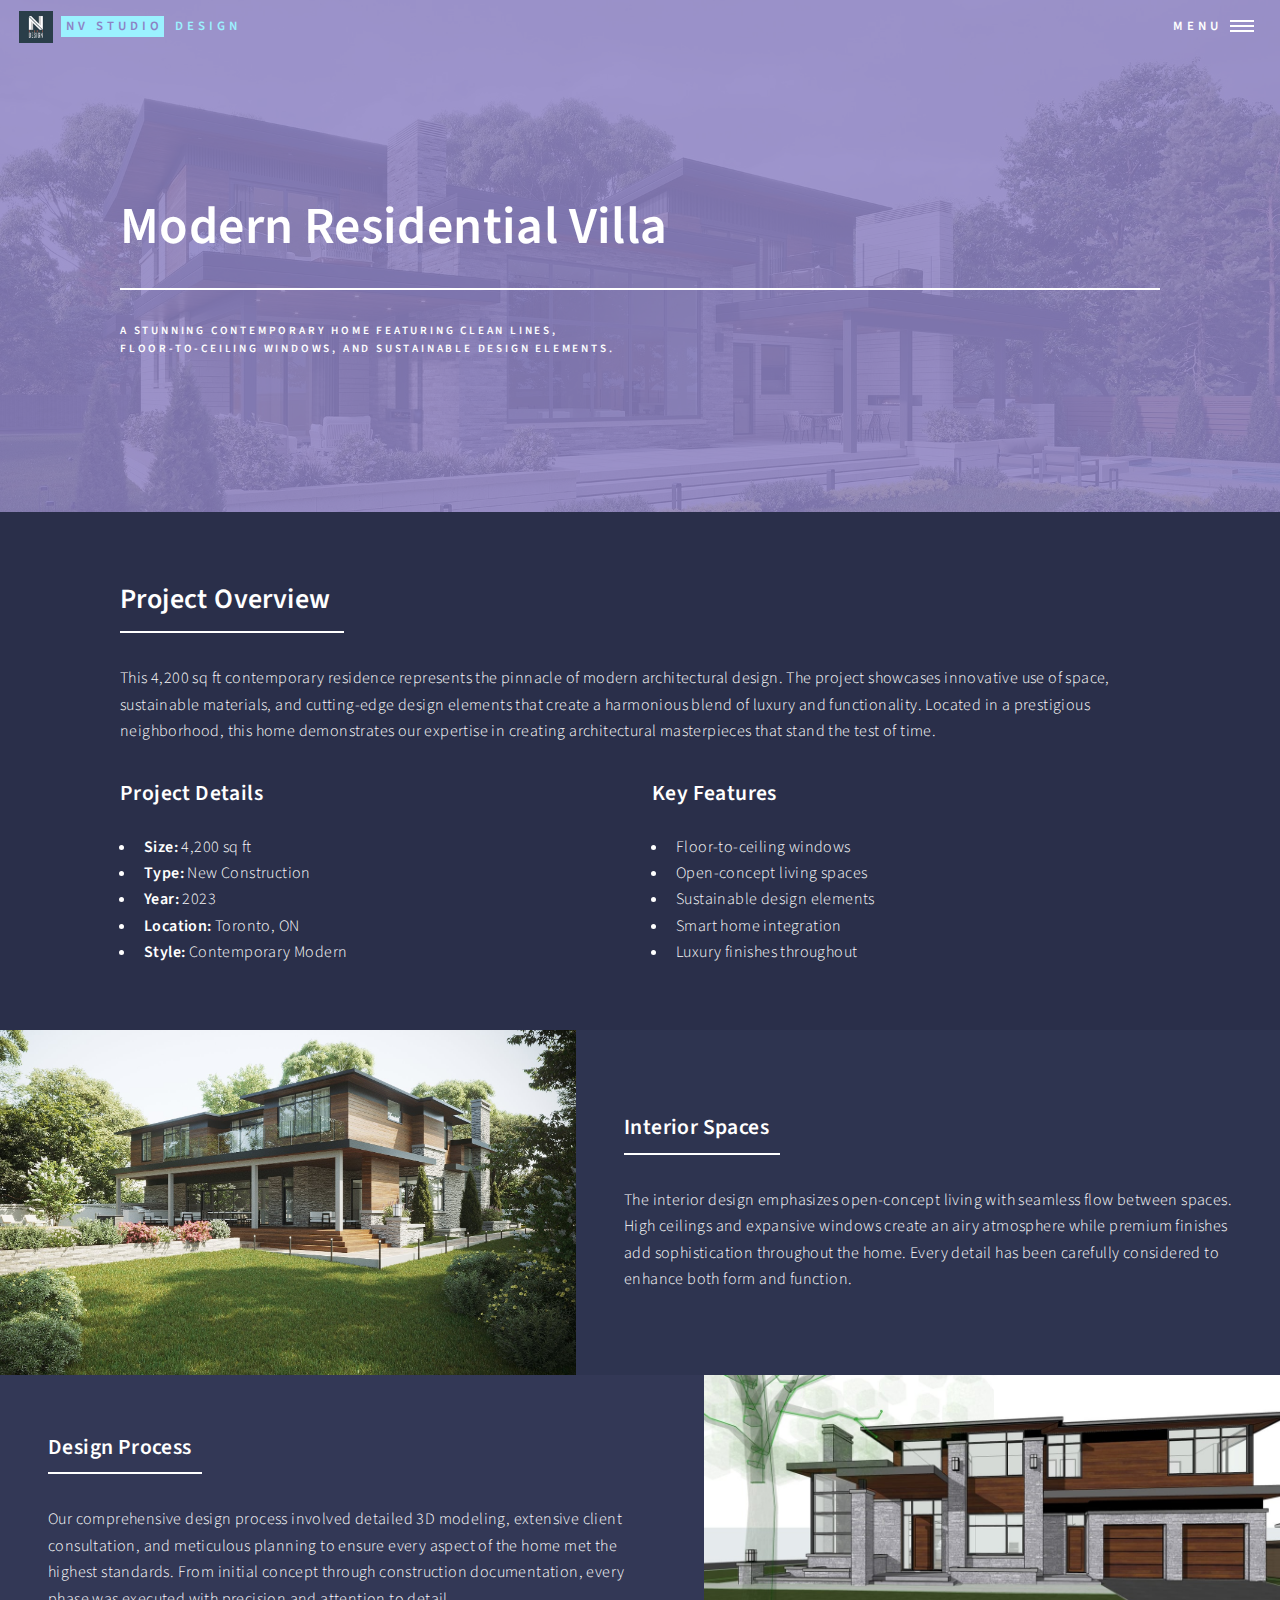
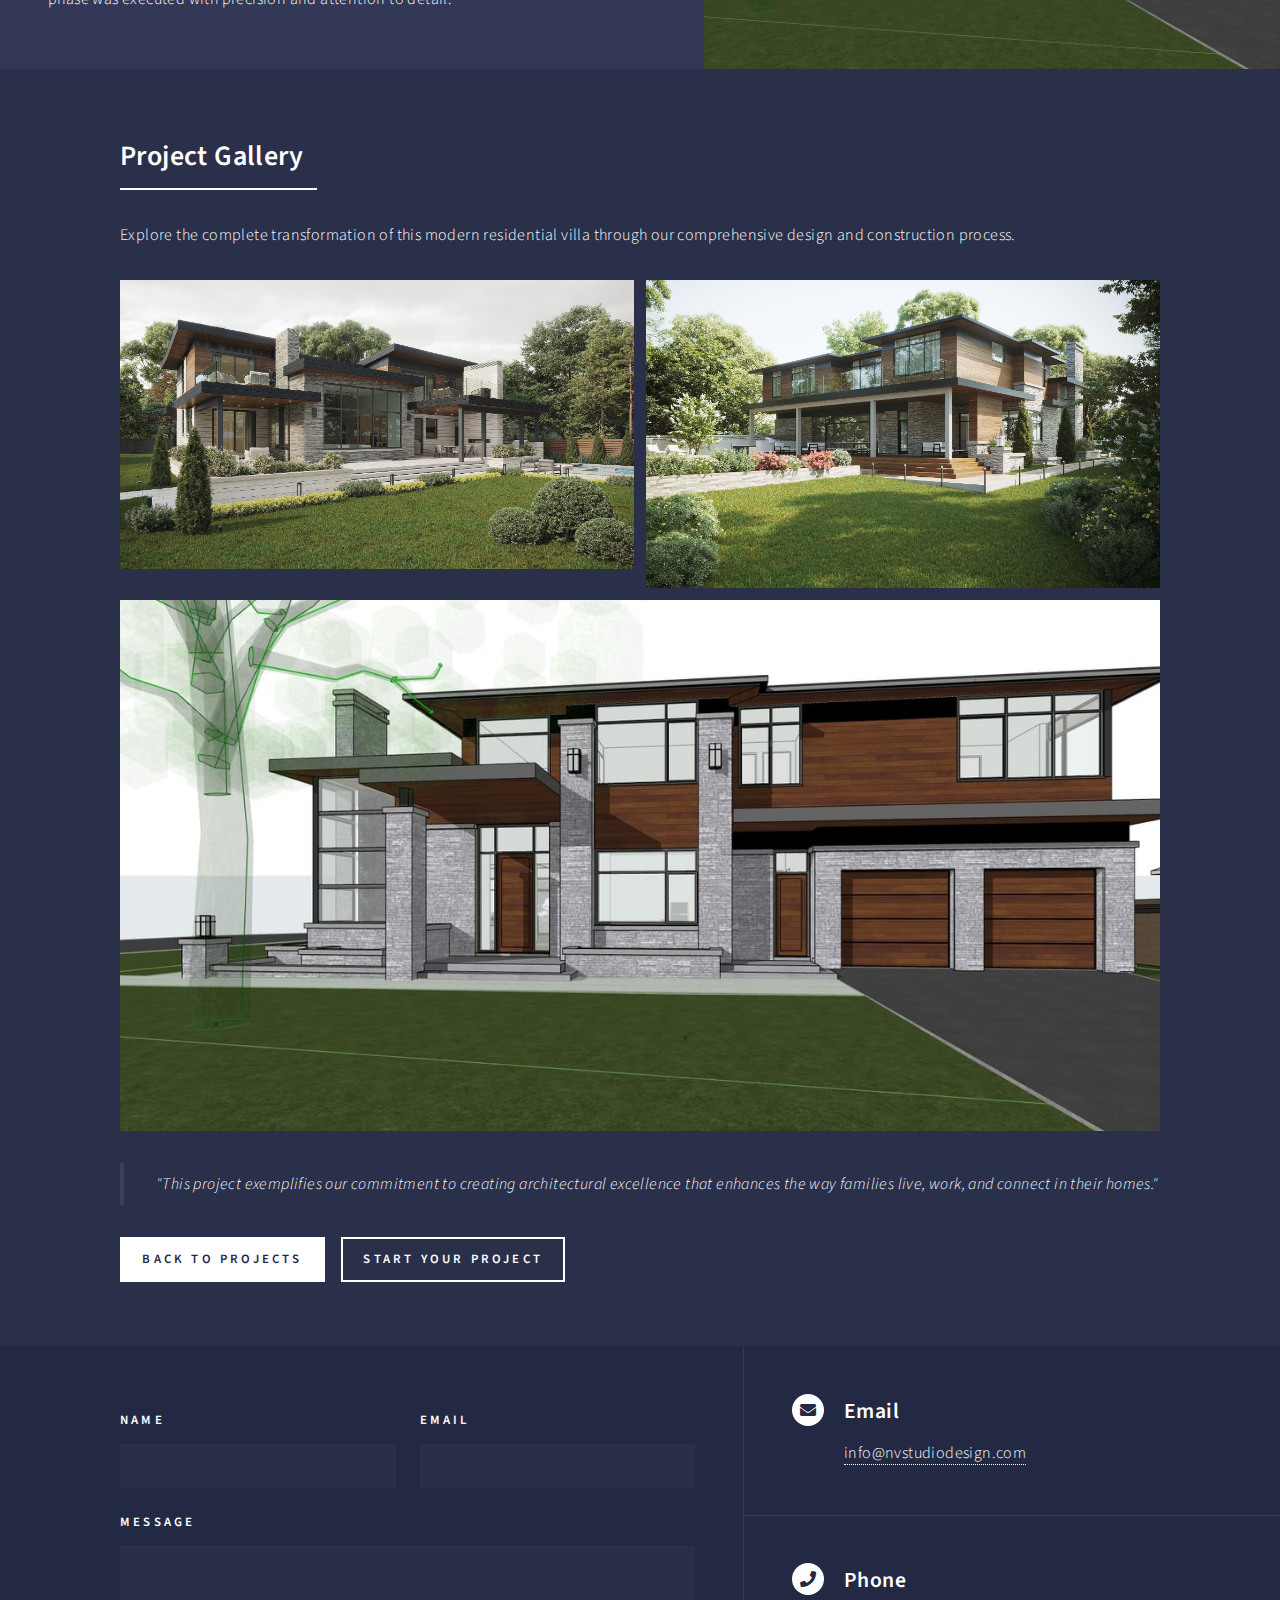
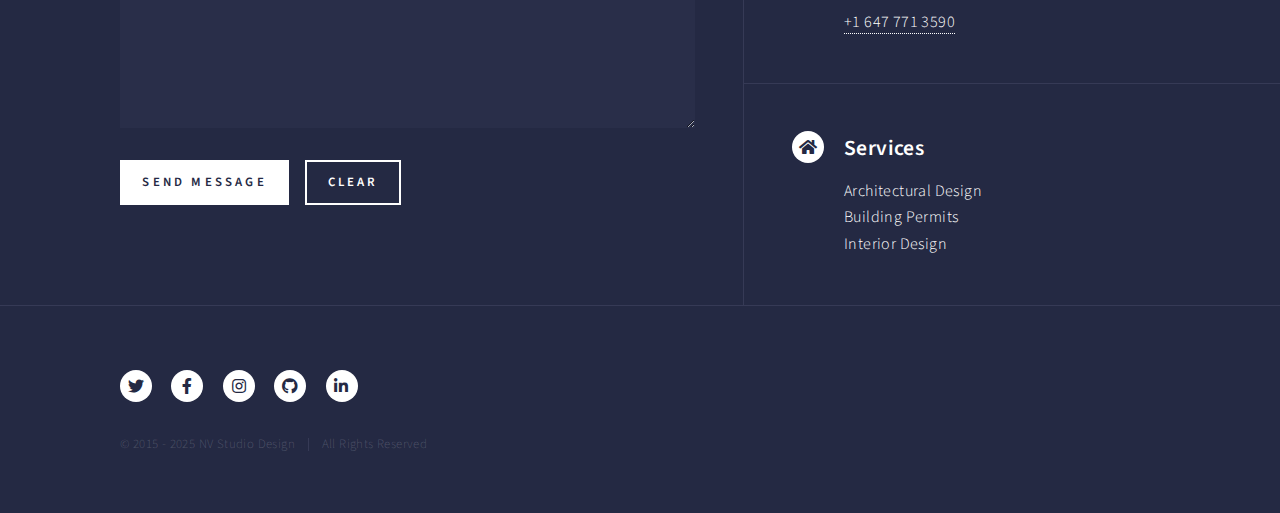
<file: project-modern-residential-villa.html>
<!DOCTYPE HTML>
<!--
	Forty by HTML5 UP
	html5up.net | @ajlkn
	Free for personal and commercial use under the CCA 3.0 license (html5up.net/license)
-->
<html>
	<head>
		<title>Modern Residential Villa - NV Studio Design</title>
		<meta charset="utf-8" />
		<meta name="viewport" content="width=device-width, initial-scale=1, user-scalable=no" />
		<meta name="description" content="Modern Residential Villa - A stunning contemporary home featuring clean lines, floor-to-ceiling windows, and sustainable design elements by NV Studio Design." />
		<meta name="keywords" content="modern residential villa, contemporary home design, architectural design, NV Studio Design" />
		<link rel="stylesheet" href="assets/css/main.css" />
		<noscript><link rel="stylesheet" href="assets/css/noscript.css" /></noscript>
	</head>
	<body class="is-preload">

		<!-- Wrapper -->
			<div id="wrapper">

				<!-- Header -->
					<header id="header" class="alt style2">
						<a href="index.html" class="logo"><img src="images/logo.jpg" alt="NV Studio Design" style="height: 2rem; width: auto; vertical-align: middle; margin-right: 0.5rem;" /><strong>NV Studio</strong> <span>Design</span></a>
						<nav>
							<a href="#menu">Menu</a>
						</nav>
					</header>

				<!-- Menu -->
					<nav id="menu">
						<ul class="links">
							<li><a href="index.html">Home</a></li>
							<li><a href="architectural-design.html">Architectural Design</a></li>
							<li><a href="building-permits.html">Building Permits</a></li>
							<li><a href="interior-design.html">Interior Design</a></li>
						</ul>
						<ul class="actions stacked">
							<li><a href="#contact" class="button primary fit">Get Quote</a></li>
							<li><a href="tel:+16477713590" class="button fit">Call Now</a></li>
						</ul>
					</nav>

				<!-- Banner -->
					<section id="banner" class="style2">
						<div class="inner">
							<span class="image">
								<img src="images/projects/modern-residential-villa/1-m5KLpxQggBCWDKl6.jpg" alt="Modern Residential Villa" />
							</span>
							<header class="major">
								<h1>Modern Residential Villa</h1>
							</header>
							<div class="content">
								<p>A stunning contemporary home featuring clean lines,<br />
								floor-to-ceiling windows, and sustainable design elements.</p>
							</div>
						</div>
					</section>

				<!-- Main -->
					<div id="main">

						<!-- One -->
							<section id="one">
								<div class="inner">
									<header class="major">
										<h2>Project Overview</h2>
									</header>
									<p>This 4,200 sq ft contemporary residence represents the pinnacle of modern architectural design. The project showcases innovative use of space, sustainable materials, and cutting-edge design elements that create a harmonious blend of luxury and functionality. Located in a prestigious neighborhood, this home demonstrates our expertise in creating architectural masterpieces that stand the test of time.</p>
									
									<div class="row">
										<div class="col-6 col-12-small">
											<h3>Project Details</h3>
											<ul>
												<li><strong>Size:</strong> 4,200 sq ft</li>
												<li><strong>Type:</strong> New Construction</li>
												<li><strong>Year:</strong> 2023</li>
												<li><strong>Location:</strong> Toronto, ON</li>
												<li><strong>Style:</strong> Contemporary Modern</li>
											</ul>
										</div>
										<div class="col-6 col-12-small">
											<h3>Key Features</h3>
											<ul>
												<li>Floor-to-ceiling windows</li>
												<li>Open-concept living spaces</li>
												<li>Sustainable design elements</li>
												<li>Smart home integration</li>
												<li>Luxury finishes throughout</li>
											</ul>
										</div>
									</div>
								</div>
							</section>

						<!-- Two -->
							<section id="two" class="spotlights">
								<section>
									<a href="images/projects/modern-residential-villa/img-A0xxQVDK1eT4vp13.jpg" class="image">
										<img src="images/projects/modern-residential-villa/img-A0xxQVDK1eT4vp13.jpg" alt="Modern Villa Interior" data-position="center center" />
									</a>
									<div class="content">
										<div class="inner">
											<header class="major">
												<h3>Interior Spaces</h3>
											</header>
											<p>The interior design emphasizes open-concept living with seamless flow between spaces. High ceilings and expansive windows create an airy atmosphere while premium finishes add sophistication throughout the home. Every detail has been carefully considered to enhance both form and function.</p>
										</div>
									</div>
								</section>
								<section>
									<a href="images/projects/modern-residential-villa/QIP-Shot-Screen-mePjwaZBlNi3jZze.jpg" class="image">
										<img src="images/projects/modern-residential-villa/QIP-Shot-Screen-mePjwaZBlNi3jZze.jpg" alt="Architectural Design Process" data-position="top center" />
									</a>
									<div class="content">
										<div class="inner">
											<header class="major">
												<h3>Design Process</h3>
											</header>
											<p>Our comprehensive design process involved detailed 3D modeling, extensive client consultation, and meticulous planning to ensure every aspect of the home met the highest standards. From initial concept through construction documentation, every phase was executed with precision and attention to detail.</p>
										</div>
									</div>
								</section>
							</section>

						<!-- Three -->
							<section id="three">
								<div class="inner">
									<header class="major">
										<h2>Project Gallery</h2>
									</header>
									<p>Explore the complete transformation of this modern residential villa through our comprehensive design and construction process.</p>
									
									<div class="box alt">
										<div class="row gtr-50 gtr-uniform">
											<div class="col-6"><span class="image fit"><img src="images/projects/modern-residential-villa/1-m5KLpxQggBCWDKl6.jpg" alt="Villa Exterior View" /></span></div>
											<div class="col-6"><span class="image fit"><img src="images/projects/modern-residential-villa/img-A0xxQVDK1eT4vp13.jpg" alt="Interior Living Space" /></span></div>
											<div class="col-12"><span class="image fit"><img src="images/projects/modern-residential-villa/QIP-Shot-Screen-mePjwaZBlNi3jZze.jpg" alt="Design Development" /></span></div>
										</div>
									</div>
									
									<blockquote>
										"This project exemplifies our commitment to creating architectural excellence that enhances the way families live, work, and connect in their homes."
									</blockquote>
									
									<ul class="actions">
										<li><a href="index.html" class="button primary">Back to Projects</a></li>
										<li><a href="#contact" class="button">Start Your Project</a></li>
									</ul>
								</div>
							</section>

					</div>

				<!-- Contact -->
					<section id="contact">
						<div class="inner">
							<section>
								<form method="post" action="#">
									<div class="fields">
										<div class="field half">
											<label for="name">Name</label>
											<input type="text" name="name" id="name" />
										</div>
										<div class="field half">
											<label for="email">Email</label>
											<input type="text" name="email" id="email" />
										</div>
										<div class="field">
											<label for="message">Message</label>
											<textarea name="message" id="message" rows="6"></textarea>
										</div>
									</div>
									<ul class="actions">
										<li><input type="submit" value="Send Message" class="primary" /></li>
										<li><input type="reset" value="Clear" /></li>
									</ul>
								</form>
							</section>
							<section class="split">
								<section>
									<div class="contact-method">
										<span class="icon solid alt fa-envelope"></span>
										<h3>Email</h3>
										<a href="mailto:info@nvstudiodesign.com">info@nvstudiodesign.com</a>
									</div>
								</section>
								<section>
									<div class="contact-method">
										<span class="icon solid alt fa-phone"></span>
										<h3>Phone</h3>
										<a href="tel:+16477713590">+1 647 771 3590</a>
									</div>
								</section>
								<section>
									<div class="contact-method">
										<span class="icon solid alt fa-home"></span>
										<h3>Services</h3>
										<span>Architectural Design<br />
										Building Permits<br />
										Interior Design</span>
									</div>
								</section>
							</section>
						</div>
					</section>

				<!-- Footer -->
					<footer id="footer">
						<div class="inner">
							<ul class="icons">
								<li><a href="#" class="icon brands alt fa-twitter"><span class="label">Twitter</span></a></li>
								<li><a href="#" class="icon brands alt fa-facebook-f"><span class="label">Facebook</span></a></li>
								<li><a href="#" class="icon brands alt fa-instagram"><span class="label">Instagram</span></a></li>
								<li><a href="#" class="icon brands alt fa-github"><span class="label">GitHub</span></a></li>
								<li><a href="#" class="icon brands alt fa-linkedin-in"><span class="label">LinkedIn</span></a></li>
							</ul>
							<ul class="copyright">
								<li>&copy; 2015 - 2025 NV Studio Design</li><li>All Rights Reserved</li>
							</ul>
						</div>
					</footer>

			</div>

		<!-- Scripts -->
			<script src="assets/js/jquery.min.js"></script>
			<script src="assets/js/jquery.scrolly.min.js"></script>
			<script src="assets/js/jquery.scrollex.min.js"></script>
			<script src="assets/js/browser.min.js"></script>
			<script src="assets/js/breakpoints.min.js"></script>
			<script src="assets/js/util.js"></script>
			<script src="assets/js/main.js"></script>

	</body>
</html>
</file>
<file: assets/css/noscript.css>
/*
	Forty by HTML5 UP
	html5up.net | @ajlkn
	Free for personal and commercial use under the CCA 3.0 license (html5up.net/license)
*/

/* Banner */

	body.is-preload #banner:after {
		opacity: 0.85;
	}

	body.is-preload #banner > .inner {
		-moz-filter: none;
		-webkit-filter: none;
		-ms-filter: none;
		filter: none;
		-moz-transform: none;
		-webkit-transform: none;
		-ms-transform: none;
		transform: none;
		opacity: 1;
	}
</file>
<file: assets/css/main.css>
@import 'fontawesome-all.min.css';
@import url("https://fonts.googleapis.com/css?family=Source+Sans+Pro:300,300italic,600,600italic");
/*
	Forty by HTML5 UP
	html5up.net | @ajlkn
	Free for personal and commercial use under the CCA 3.0 license (html5up.net/license)
*/
html, body, div, span, applet, object,
iframe, h1, h2, h3, h4, h5, h6, p, blockquote,
pre, a, abbr, acronym, address, big, cite,
code, del, dfn, em, img, ins, kbd, q, s, samp,
small, strike, strong, sub, sup, tt, var, b,
u, i, center, dl, dt, dd, ol, ul, li, fieldset,
form, label, legend, table, caption, tbody,
tfoot, thead, tr, th, td, article, aside,
canvas, details, embed, figure, figcaption,
footer, header, hgroup, menu, nav, output, ruby,
section, summary, time, mark, audio, video {
  margin: 0;
  padding: 0;
  border: 0;
  font-size: 100%;
  font: inherit;
  vertical-align: baseline;
}

article, aside, details, figcaption, figure,
footer, header, hgroup, menu, nav, section {
  display: block;
}

body {
  line-height: 1;
}

ol, ul {
  list-style: none;
}

blockquote, q {
  quotes: none;
}
blockquote:before, blockquote:after, q:before, q:after {
  content: "";
  content: none;
}

table {
  border-collapse: collapse;
  border-spacing: 0;
}

body {
  -webkit-text-size-adjust: none;
}

mark {
  background-color: transparent;
  color: inherit;
}

input::-moz-focus-inner {
  border: 0;
  padding: 0;
}

input, select, textarea {
  -moz-appearance: none;
  -webkit-appearance: none;
  -ms-appearance: none;
  appearance: none;
}

/* Basic */
@-ms-viewport {
  width: device-width;
}
body {
  -ms-overflow-style: scrollbar;
}

@media screen and (max-width: 480px) {
  html, body {
    min-width: 320px;
  }
}
html {
  box-sizing: border-box;
}

*, *:before, *:after {
  box-sizing: inherit;
}

body {
  background: #242943;
}
body.is-preload *, body.is-preload *:before, body.is-preload *:after {
  -moz-animation: none !important;
  -webkit-animation: none !important;
  -ms-animation: none !important;
  animation: none !important;
  -moz-transition: none !important;
  -webkit-transition: none !important;
  -ms-transition: none !important;
  transition: none !important;
}

/* Type */
body, input, select, textarea {
  color: #ffffff;
  font-family: "Source Sans Pro", Helvetica, sans-serif;
  font-size: 17pt;
  font-weight: 300;
  letter-spacing: 0.025em;
  line-height: 1.65;
}
@media screen and (max-width: 1680px) {
  body, input, select, textarea {
    font-size: 14pt;
  }
}
@media screen and (max-width: 1280px) {
  body, input, select, textarea {
    font-size: 12pt;
  }
}
@media screen and (max-width: 360px) {
  body, input, select, textarea {
    font-size: 11pt;
  }
}

a {
  -moz-transition: color 0.2s ease-in-out, border-bottom-color 0.2s ease-in-out;
  -webkit-transition: color 0.2s ease-in-out, border-bottom-color 0.2s ease-in-out;
  -ms-transition: color 0.2s ease-in-out, border-bottom-color 0.2s ease-in-out;
  transition: color 0.2s ease-in-out, border-bottom-color 0.2s ease-in-out;
  border-bottom: dotted 1px;
  color: inherit;
  text-decoration: none;
}
a:hover {
  border-bottom-color: transparent;
  color: #9bf1ff !important;
}
a:active {
  color: rgb(82.9125, 227.113, 250.5875) !important;
}

strong, b {
  color: #ffffff;
  font-weight: 600;
}

em, i {
  font-style: italic;
}

p {
  margin: 0 0 2em 0;
}

h1, h2, h3, h4, h5, h6 {
  color: #ffffff;
  font-weight: 600;
  line-height: 1.65;
  margin: 0 0 1em 0;
}
h1 a, h2 a, h3 a, h4 a, h5 a, h6 a {
  color: inherit;
  border-bottom: 0;
}

h1 {
  font-size: 2.5em;
}

h2 {
  font-size: 1.75em;
}

h3 {
  font-size: 1.35em;
}

h4 {
  font-size: 1.1em;
}

h5 {
  font-size: 0.9em;
}

h6 {
  font-size: 0.7em;
}

@media screen and (max-width: 736px) {
  h1 {
    font-size: 2em;
  }
  h2 {
    font-size: 1.5em;
  }
  h3 {
    font-size: 1.25em;
  }
}
sub {
  font-size: 0.8em;
  position: relative;
  top: 0.5em;
}

sup {
  font-size: 0.8em;
  position: relative;
  top: -0.5em;
}

blockquote {
  border-left: solid 4px rgba(212, 212, 255, 0.1);
  font-style: italic;
  margin: 0 0 2em 0;
  padding: 0.5em 0 0.5em 2em;
}

code {
  background: rgba(212, 212, 255, 0.035);
  font-family: "Courier New", monospace;
  font-size: 0.9em;
  margin: 0 0.25em;
  padding: 0.25em 0.65em;
}

pre {
  -webkit-overflow-scrolling: touch;
  font-family: "Courier New", monospace;
  font-size: 0.9em;
  margin: 0 0 2em 0;
}
pre code {
  display: block;
  line-height: 1.75;
  padding: 1em 1.5em;
  overflow-x: auto;
}

hr {
  border: 0;
  border-bottom: solid 1px rgba(212, 212, 255, 0.1);
  margin: 2em 0;
}
hr.major {
  margin: 3em 0;
}

.align-left {
  text-align: left;
}

.align-center {
  text-align: center;
}

.align-right {
  text-align: right;
}

/* Row */
.row {
  display: flex;
  flex-wrap: wrap;
  box-sizing: border-box;
  align-items: stretch;
}
.row > * {
  box-sizing: border-box;
}
.row.gtr-uniform > * > :last-child {
  margin-bottom: 0;
}
.row.aln-left {
  justify-content: flex-start;
}
.row.aln-center {
  justify-content: center;
}
.row.aln-right {
  justify-content: flex-end;
}
.row.aln-top {
  align-items: flex-start;
}
.row.aln-middle {
  align-items: center;
}
.row.aln-bottom {
  align-items: flex-end;
}
.row > .imp {
  order: -1;
}
.row > .col-1 {
  width: 8.3333333333%;
}
.row > .off-1 {
  margin-left: 8.3333333333%;
}
.row > .col-2 {
  width: 16.6666666667%;
}
.row > .off-2 {
  margin-left: 16.6666666667%;
}
.row > .col-3 {
  width: 25%;
}
.row > .off-3 {
  margin-left: 25%;
}
.row > .col-4 {
  width: 33.3333333333%;
}
.row > .off-4 {
  margin-left: 33.3333333333%;
}
.row > .col-5 {
  width: 41.6666666667%;
}
.row > .off-5 {
  margin-left: 41.6666666667%;
}
.row > .col-6 {
  width: 50%;
}
.row > .off-6 {
  margin-left: 50%;
}
.row > .col-7 {
  width: 58.3333333333%;
}
.row > .off-7 {
  margin-left: 58.3333333333%;
}
.row > .col-8 {
  width: 66.6666666667%;
}
.row > .off-8 {
  margin-left: 66.6666666667%;
}
.row > .col-9 {
  width: 75%;
}
.row > .off-9 {
  margin-left: 75%;
}
.row > .col-10 {
  width: 83.3333333333%;
}
.row > .off-10 {
  margin-left: 83.3333333333%;
}
.row > .col-11 {
  width: 91.6666666667%;
}
.row > .off-11 {
  margin-left: 91.6666666667%;
}
.row > .col-12 {
  width: 100%;
}
.row > .off-12 {
  margin-left: 100%;
}
.row.gtr-0 {
  margin-top: 0;
  margin-left: 0em;
}
.row.gtr-0 > * {
  padding: 0 0 0 0em;
}
.row.gtr-0.gtr-uniform {
  margin-top: 0em;
}
.row.gtr-0.gtr-uniform > * {
  padding-top: 0em;
}
.row.gtr-25 {
  margin-top: 0;
  margin-left: -0.5em;
}
.row.gtr-25 > * {
  padding: 0 0 0 0.5em;
}
.row.gtr-25.gtr-uniform {
  margin-top: -0.5em;
}
.row.gtr-25.gtr-uniform > * {
  padding-top: 0.5em;
}
.row.gtr-50 {
  margin-top: 0;
  margin-left: -1em;
}
.row.gtr-50 > * {
  padding: 0 0 0 1em;
}
.row.gtr-50.gtr-uniform {
  margin-top: -1em;
}
.row.gtr-50.gtr-uniform > * {
  padding-top: 1em;
}
.row {
  margin-top: 0;
  margin-left: -2em;
}
.row > * {
  padding: 0 0 0 2em;
}
.row.gtr-uniform {
  margin-top: -2em;
}
.row.gtr-uniform > * {
  padding-top: 2em;
}
.row.gtr-150 {
  margin-top: 0;
  margin-left: -3em;
}
.row.gtr-150 > * {
  padding: 0 0 0 3em;
}
.row.gtr-150.gtr-uniform {
  margin-top: -3em;
}
.row.gtr-150.gtr-uniform > * {
  padding-top: 3em;
}
.row.gtr-200 {
  margin-top: 0;
  margin-left: -4em;
}
.row.gtr-200 > * {
  padding: 0 0 0 4em;
}
.row.gtr-200.gtr-uniform {
  margin-top: -4em;
}
.row.gtr-200.gtr-uniform > * {
  padding-top: 4em;
}
@media screen and (max-width: 1680px) {
  .row {
    display: flex;
    flex-wrap: wrap;
    box-sizing: border-box;
    align-items: stretch;
  }
  .row > * {
    box-sizing: border-box;
  }
  .row.gtr-uniform > * > :last-child {
    margin-bottom: 0;
  }
  .row.aln-left {
    justify-content: flex-start;
  }
  .row.aln-center {
    justify-content: center;
  }
  .row.aln-right {
    justify-content: flex-end;
  }
  .row.aln-top {
    align-items: flex-start;
  }
  .row.aln-middle {
    align-items: center;
  }
  .row.aln-bottom {
    align-items: flex-end;
  }
  .row > .imp-xlarge {
    order: -1;
  }
  .row > .col-1-xlarge {
    width: 8.3333333333%;
  }
  .row > .off-1-xlarge {
    margin-left: 8.3333333333%;
  }
  .row > .col-2-xlarge {
    width: 16.6666666667%;
  }
  .row > .off-2-xlarge {
    margin-left: 16.6666666667%;
  }
  .row > .col-3-xlarge {
    width: 25%;
  }
  .row > .off-3-xlarge {
    margin-left: 25%;
  }
  .row > .col-4-xlarge {
    width: 33.3333333333%;
  }
  .row > .off-4-xlarge {
    margin-left: 33.3333333333%;
  }
  .row > .col-5-xlarge {
    width: 41.6666666667%;
  }
  .row > .off-5-xlarge {
    margin-left: 41.6666666667%;
  }
  .row > .col-6-xlarge {
    width: 50%;
  }
  .row > .off-6-xlarge {
    margin-left: 50%;
  }
  .row > .col-7-xlarge {
    width: 58.3333333333%;
  }
  .row > .off-7-xlarge {
    margin-left: 58.3333333333%;
  }
  .row > .col-8-xlarge {
    width: 66.6666666667%;
  }
  .row > .off-8-xlarge {
    margin-left: 66.6666666667%;
  }
  .row > .col-9-xlarge {
    width: 75%;
  }
  .row > .off-9-xlarge {
    margin-left: 75%;
  }
  .row > .col-10-xlarge {
    width: 83.3333333333%;
  }
  .row > .off-10-xlarge {
    margin-left: 83.3333333333%;
  }
  .row > .col-11-xlarge {
    width: 91.6666666667%;
  }
  .row > .off-11-xlarge {
    margin-left: 91.6666666667%;
  }
  .row > .col-12-xlarge {
    width: 100%;
  }
  .row > .off-12-xlarge {
    margin-left: 100%;
  }
  .row.gtr-0 {
    margin-top: 0;
    margin-left: 0em;
  }
  .row.gtr-0 > * {
    padding: 0 0 0 0em;
  }
  .row.gtr-0.gtr-uniform {
    margin-top: 0em;
  }
  .row.gtr-0.gtr-uniform > * {
    padding-top: 0em;
  }
  .row.gtr-25 {
    margin-top: 0;
    margin-left: -0.5em;
  }
  .row.gtr-25 > * {
    padding: 0 0 0 0.5em;
  }
  .row.gtr-25.gtr-uniform {
    margin-top: -0.5em;
  }
  .row.gtr-25.gtr-uniform > * {
    padding-top: 0.5em;
  }
  .row.gtr-50 {
    margin-top: 0;
    margin-left: -1em;
  }
  .row.gtr-50 > * {
    padding: 0 0 0 1em;
  }
  .row.gtr-50.gtr-uniform {
    margin-top: -1em;
  }
  .row.gtr-50.gtr-uniform > * {
    padding-top: 1em;
  }
  .row {
    margin-top: 0;
    margin-left: -2em;
  }
  .row > * {
    padding: 0 0 0 2em;
  }
  .row.gtr-uniform {
    margin-top: -2em;
  }
  .row.gtr-uniform > * {
    padding-top: 2em;
  }
  .row.gtr-150 {
    margin-top: 0;
    margin-left: -3em;
  }
  .row.gtr-150 > * {
    padding: 0 0 0 3em;
  }
  .row.gtr-150.gtr-uniform {
    margin-top: -3em;
  }
  .row.gtr-150.gtr-uniform > * {
    padding-top: 3em;
  }
  .row.gtr-200 {
    margin-top: 0;
    margin-left: -4em;
  }
  .row.gtr-200 > * {
    padding: 0 0 0 4em;
  }
  .row.gtr-200.gtr-uniform {
    margin-top: -4em;
  }
  .row.gtr-200.gtr-uniform > * {
    padding-top: 4em;
  }
}
@media screen and (max-width: 1280px) {
  .row {
    display: flex;
    flex-wrap: wrap;
    box-sizing: border-box;
    align-items: stretch;
  }
  .row > * {
    box-sizing: border-box;
  }
  .row.gtr-uniform > * > :last-child {
    margin-bottom: 0;
  }
  .row.aln-left {
    justify-content: flex-start;
  }
  .row.aln-center {
    justify-content: center;
  }
  .row.aln-right {
    justify-content: flex-end;
  }
  .row.aln-top {
    align-items: flex-start;
  }
  .row.aln-middle {
    align-items: center;
  }
  .row.aln-bottom {
    align-items: flex-end;
  }
  .row > .imp-large {
    order: -1;
  }
  .row > .col-1-large {
    width: 8.3333333333%;
  }
  .row > .off-1-large {
    margin-left: 8.3333333333%;
  }
  .row > .col-2-large {
    width: 16.6666666667%;
  }
  .row > .off-2-large {
    margin-left: 16.6666666667%;
  }
  .row > .col-3-large {
    width: 25%;
  }
  .row > .off-3-large {
    margin-left: 25%;
  }
  .row > .col-4-large {
    width: 33.3333333333%;
  }
  .row > .off-4-large {
    margin-left: 33.3333333333%;
  }
  .row > .col-5-large {
    width: 41.6666666667%;
  }
  .row > .off-5-large {
    margin-left: 41.6666666667%;
  }
  .row > .col-6-large {
    width: 50%;
  }
  .row > .off-6-large {
    margin-left: 50%;
  }
  .row > .col-7-large {
    width: 58.3333333333%;
  }
  .row > .off-7-large {
    margin-left: 58.3333333333%;
  }
  .row > .col-8-large {
    width: 66.6666666667%;
  }
  .row > .off-8-large {
    margin-left: 66.6666666667%;
  }
  .row > .col-9-large {
    width: 75%;
  }
  .row > .off-9-large {
    margin-left: 75%;
  }
  .row > .col-10-large {
    width: 83.3333333333%;
  }
  .row > .off-10-large {
    margin-left: 83.3333333333%;
  }
  .row > .col-11-large {
    width: 91.6666666667%;
  }
  .row > .off-11-large {
    margin-left: 91.6666666667%;
  }
  .row > .col-12-large {
    width: 100%;
  }
  .row > .off-12-large {
    margin-left: 100%;
  }
  .row.gtr-0 {
    margin-top: 0;
    margin-left: 0em;
  }
  .row.gtr-0 > * {
    padding: 0 0 0 0em;
  }
  .row.gtr-0.gtr-uniform {
    margin-top: 0em;
  }
  .row.gtr-0.gtr-uniform > * {
    padding-top: 0em;
  }
  .row.gtr-25 {
    margin-top: 0;
    margin-left: -0.375em;
  }
  .row.gtr-25 > * {
    padding: 0 0 0 0.375em;
  }
  .row.gtr-25.gtr-uniform {
    margin-top: -0.375em;
  }
  .row.gtr-25.gtr-uniform > * {
    padding-top: 0.375em;
  }
  .row.gtr-50 {
    margin-top: 0;
    margin-left: -0.75em;
  }
  .row.gtr-50 > * {
    padding: 0 0 0 0.75em;
  }
  .row.gtr-50.gtr-uniform {
    margin-top: -0.75em;
  }
  .row.gtr-50.gtr-uniform > * {
    padding-top: 0.75em;
  }
  .row {
    margin-top: 0;
    margin-left: -1.5em;
  }
  .row > * {
    padding: 0 0 0 1.5em;
  }
  .row.gtr-uniform {
    margin-top: -1.5em;
  }
  .row.gtr-uniform > * {
    padding-top: 1.5em;
  }
  .row.gtr-150 {
    margin-top: 0;
    margin-left: -2.25em;
  }
  .row.gtr-150 > * {
    padding: 0 0 0 2.25em;
  }
  .row.gtr-150.gtr-uniform {
    margin-top: -2.25em;
  }
  .row.gtr-150.gtr-uniform > * {
    padding-top: 2.25em;
  }
  .row.gtr-200 {
    margin-top: 0;
    margin-left: -3em;
  }
  .row.gtr-200 > * {
    padding: 0 0 0 3em;
  }
  .row.gtr-200.gtr-uniform {
    margin-top: -3em;
  }
  .row.gtr-200.gtr-uniform > * {
    padding-top: 3em;
  }
}
@media screen and (max-width: 980px) {
  .row {
    display: flex;
    flex-wrap: wrap;
    box-sizing: border-box;
    align-items: stretch;
  }
  .row > * {
    box-sizing: border-box;
  }
  .row.gtr-uniform > * > :last-child {
    margin-bottom: 0;
  }
  .row.aln-left {
    justify-content: flex-start;
  }
  .row.aln-center {
    justify-content: center;
  }
  .row.aln-right {
    justify-content: flex-end;
  }
  .row.aln-top {
    align-items: flex-start;
  }
  .row.aln-middle {
    align-items: center;
  }
  .row.aln-bottom {
    align-items: flex-end;
  }
  .row > .imp-medium {
    order: -1;
  }
  .row > .col-1-medium {
    width: 8.3333333333%;
  }
  .row > .off-1-medium {
    margin-left: 8.3333333333%;
  }
  .row > .col-2-medium {
    width: 16.6666666667%;
  }
  .row > .off-2-medium {
    margin-left: 16.6666666667%;
  }
  .row > .col-3-medium {
    width: 25%;
  }
  .row > .off-3-medium {
    margin-left: 25%;
  }
  .row > .col-4-medium {
    width: 33.3333333333%;
  }
  .row > .off-4-medium {
    margin-left: 33.3333333333%;
  }
  .row > .col-5-medium {
    width: 41.6666666667%;
  }
  .row > .off-5-medium {
    margin-left: 41.6666666667%;
  }
  .row > .col-6-medium {
    width: 50%;
  }
  .row > .off-6-medium {
    margin-left: 50%;
  }
  .row > .col-7-medium {
    width: 58.3333333333%;
  }
  .row > .off-7-medium {
    margin-left: 58.3333333333%;
  }
  .row > .col-8-medium {
    width: 66.6666666667%;
  }
  .row > .off-8-medium {
    margin-left: 66.6666666667%;
  }
  .row > .col-9-medium {
    width: 75%;
  }
  .row > .off-9-medium {
    margin-left: 75%;
  }
  .row > .col-10-medium {
    width: 83.3333333333%;
  }
  .row > .off-10-medium {
    margin-left: 83.3333333333%;
  }
  .row > .col-11-medium {
    width: 91.6666666667%;
  }
  .row > .off-11-medium {
    margin-left: 91.6666666667%;
  }
  .row > .col-12-medium {
    width: 100%;
  }
  .row > .off-12-medium {
    margin-left: 100%;
  }
  .row.gtr-0 {
    margin-top: 0;
    margin-left: 0em;
  }
  .row.gtr-0 > * {
    padding: 0 0 0 0em;
  }
  .row.gtr-0.gtr-uniform {
    margin-top: 0em;
  }
  .row.gtr-0.gtr-uniform > * {
    padding-top: 0em;
  }
  .row.gtr-25 {
    margin-top: 0;
    margin-left: -0.375em;
  }
  .row.gtr-25 > * {
    padding: 0 0 0 0.375em;
  }
  .row.gtr-25.gtr-uniform {
    margin-top: -0.375em;
  }
  .row.gtr-25.gtr-uniform > * {
    padding-top: 0.375em;
  }
  .row.gtr-50 {
    margin-top: 0;
    margin-left: -0.75em;
  }
  .row.gtr-50 > * {
    padding: 0 0 0 0.75em;
  }
  .row.gtr-50.gtr-uniform {
    margin-top: -0.75em;
  }
  .row.gtr-50.gtr-uniform > * {
    padding-top: 0.75em;
  }
  .row {
    margin-top: 0;
    margin-left: -1.5em;
  }
  .row > * {
    padding: 0 0 0 1.5em;
  }
  .row.gtr-uniform {
    margin-top: -1.5em;
  }
  .row.gtr-uniform > * {
    padding-top: 1.5em;
  }
  .row.gtr-150 {
    margin-top: 0;
    margin-left: -2.25em;
  }
  .row.gtr-150 > * {
    padding: 0 0 0 2.25em;
  }
  .row.gtr-150.gtr-uniform {
    margin-top: -2.25em;
  }
  .row.gtr-150.gtr-uniform > * {
    padding-top: 2.25em;
  }
  .row.gtr-200 {
    margin-top: 0;
    margin-left: -3em;
  }
  .row.gtr-200 > * {
    padding: 0 0 0 3em;
  }
  .row.gtr-200.gtr-uniform {
    margin-top: -3em;
  }
  .row.gtr-200.gtr-uniform > * {
    padding-top: 3em;
  }
}
@media screen and (max-width: 736px) {
  .row {
    display: flex;
    flex-wrap: wrap;
    box-sizing: border-box;
    align-items: stretch;
  }
  .row > * {
    box-sizing: border-box;
  }
  .row.gtr-uniform > * > :last-child {
    margin-bottom: 0;
  }
  .row.aln-left {
    justify-content: flex-start;
  }
  .row.aln-center {
    justify-content: center;
  }
  .row.aln-right {
    justify-content: flex-end;
  }
  .row.aln-top {
    align-items: flex-start;
  }
  .row.aln-middle {
    align-items: center;
  }
  .row.aln-bottom {
    align-items: flex-end;
  }
  .row > .imp-small {
    order: -1;
  }
  .row > .col-1-small {
    width: 8.3333333333%;
  }
  .row > .off-1-small {
    margin-left: 8.3333333333%;
  }
  .row > .col-2-small {
    width: 16.6666666667%;
  }
  .row > .off-2-small {
    margin-left: 16.6666666667%;
  }
  .row > .col-3-small {
    width: 25%;
  }
  .row > .off-3-small {
    margin-left: 25%;
  }
  .row > .col-4-small {
    width: 33.3333333333%;
  }
  .row > .off-4-small {
    margin-left: 33.3333333333%;
  }
  .row > .col-5-small {
    width: 41.6666666667%;
  }
  .row > .off-5-small {
    margin-left: 41.6666666667%;
  }
  .row > .col-6-small {
    width: 50%;
  }
  .row > .off-6-small {
    margin-left: 50%;
  }
  .row > .col-7-small {
    width: 58.3333333333%;
  }
  .row > .off-7-small {
    margin-left: 58.3333333333%;
  }
  .row > .col-8-small {
    width: 66.6666666667%;
  }
  .row > .off-8-small {
    margin-left: 66.6666666667%;
  }
  .row > .col-9-small {
    width: 75%;
  }
  .row > .off-9-small {
    margin-left: 75%;
  }
  .row > .col-10-small {
    width: 83.3333333333%;
  }
  .row > .off-10-small {
    margin-left: 83.3333333333%;
  }
  .row > .col-11-small {
    width: 91.6666666667%;
  }
  .row > .off-11-small {
    margin-left: 91.6666666667%;
  }
  .row > .col-12-small {
    width: 100%;
  }
  .row > .off-12-small {
    margin-left: 100%;
  }
  .row.gtr-0 {
    margin-top: 0;
    margin-left: 0em;
  }
  .row.gtr-0 > * {
    padding: 0 0 0 0em;
  }
  .row.gtr-0.gtr-uniform {
    margin-top: 0em;
  }
  .row.gtr-0.gtr-uniform > * {
    padding-top: 0em;
  }
  .row.gtr-25 {
    margin-top: 0;
    margin-left: -0.3125em;
  }
  .row.gtr-25 > * {
    padding: 0 0 0 0.3125em;
  }
  .row.gtr-25.gtr-uniform {
    margin-top: -0.3125em;
  }
  .row.gtr-25.gtr-uniform > * {
    padding-top: 0.3125em;
  }
  .row.gtr-50 {
    margin-top: 0;
    margin-left: -0.625em;
  }
  .row.gtr-50 > * {
    padding: 0 0 0 0.625em;
  }
  .row.gtr-50.gtr-uniform {
    margin-top: -0.625em;
  }
  .row.gtr-50.gtr-uniform > * {
    padding-top: 0.625em;
  }
  .row {
    margin-top: 0;
    margin-left: -1.25em;
  }
  .row > * {
    padding: 0 0 0 1.25em;
  }
  .row.gtr-uniform {
    margin-top: -1.25em;
  }
  .row.gtr-uniform > * {
    padding-top: 1.25em;
  }
  .row.gtr-150 {
    margin-top: 0;
    margin-left: -1.875em;
  }
  .row.gtr-150 > * {
    padding: 0 0 0 1.875em;
  }
  .row.gtr-150.gtr-uniform {
    margin-top: -1.875em;
  }
  .row.gtr-150.gtr-uniform > * {
    padding-top: 1.875em;
  }
  .row.gtr-200 {
    margin-top: 0;
    margin-left: -2.5em;
  }
  .row.gtr-200 > * {
    padding: 0 0 0 2.5em;
  }
  .row.gtr-200.gtr-uniform {
    margin-top: -2.5em;
  }
  .row.gtr-200.gtr-uniform > * {
    padding-top: 2.5em;
  }
}
@media screen and (max-width: 480px) {
  .row {
    display: flex;
    flex-wrap: wrap;
    box-sizing: border-box;
    align-items: stretch;
  }
  .row > * {
    box-sizing: border-box;
  }
  .row.gtr-uniform > * > :last-child {
    margin-bottom: 0;
  }
  .row.aln-left {
    justify-content: flex-start;
  }
  .row.aln-center {
    justify-content: center;
  }
  .row.aln-right {
    justify-content: flex-end;
  }
  .row.aln-top {
    align-items: flex-start;
  }
  .row.aln-middle {
    align-items: center;
  }
  .row.aln-bottom {
    align-items: flex-end;
  }
  .row > .imp-xsmall {
    order: -1;
  }
  .row > .col-1-xsmall {
    width: 8.3333333333%;
  }
  .row > .off-1-xsmall {
    margin-left: 8.3333333333%;
  }
  .row > .col-2-xsmall {
    width: 16.6666666667%;
  }
  .row > .off-2-xsmall {
    margin-left: 16.6666666667%;
  }
  .row > .col-3-xsmall {
    width: 25%;
  }
  .row > .off-3-xsmall {
    margin-left: 25%;
  }
  .row > .col-4-xsmall {
    width: 33.3333333333%;
  }
  .row > .off-4-xsmall {
    margin-left: 33.3333333333%;
  }
  .row > .col-5-xsmall {
    width: 41.6666666667%;
  }
  .row > .off-5-xsmall {
    margin-left: 41.6666666667%;
  }
  .row > .col-6-xsmall {
    width: 50%;
  }
  .row > .off-6-xsmall {
    margin-left: 50%;
  }
  .row > .col-7-xsmall {
    width: 58.3333333333%;
  }
  .row > .off-7-xsmall {
    margin-left: 58.3333333333%;
  }
  .row > .col-8-xsmall {
    width: 66.6666666667%;
  }
  .row > .off-8-xsmall {
    margin-left: 66.6666666667%;
  }
  .row > .col-9-xsmall {
    width: 75%;
  }
  .row > .off-9-xsmall {
    margin-left: 75%;
  }
  .row > .col-10-xsmall {
    width: 83.3333333333%;
  }
  .row > .off-10-xsmall {
    margin-left: 83.3333333333%;
  }
  .row > .col-11-xsmall {
    width: 91.6666666667%;
  }
  .row > .off-11-xsmall {
    margin-left: 91.6666666667%;
  }
  .row > .col-12-xsmall {
    width: 100%;
  }
  .row > .off-12-xsmall {
    margin-left: 100%;
  }
  .row.gtr-0 {
    margin-top: 0;
    margin-left: 0em;
  }
  .row.gtr-0 > * {
    padding: 0 0 0 0em;
  }
  .row.gtr-0.gtr-uniform {
    margin-top: 0em;
  }
  .row.gtr-0.gtr-uniform > * {
    padding-top: 0em;
  }
  .row.gtr-25 {
    margin-top: 0;
    margin-left: -0.3125em;
  }
  .row.gtr-25 > * {
    padding: 0 0 0 0.3125em;
  }
  .row.gtr-25.gtr-uniform {
    margin-top: -0.3125em;
  }
  .row.gtr-25.gtr-uniform > * {
    padding-top: 0.3125em;
  }
  .row.gtr-50 {
    margin-top: 0;
    margin-left: -0.625em;
  }
  .row.gtr-50 > * {
    padding: 0 0 0 0.625em;
  }
  .row.gtr-50.gtr-uniform {
    margin-top: -0.625em;
  }
  .row.gtr-50.gtr-uniform > * {
    padding-top: 0.625em;
  }
  .row {
    margin-top: 0;
    margin-left: -1.25em;
  }
  .row > * {
    padding: 0 0 0 1.25em;
  }
  .row.gtr-uniform {
    margin-top: -1.25em;
  }
  .row.gtr-uniform > * {
    padding-top: 1.25em;
  }
  .row.gtr-150 {
    margin-top: 0;
    margin-left: -1.875em;
  }
  .row.gtr-150 > * {
    padding: 0 0 0 1.875em;
  }
  .row.gtr-150.gtr-uniform {
    margin-top: -1.875em;
  }
  .row.gtr-150.gtr-uniform > * {
    padding-top: 1.875em;
  }
  .row.gtr-200 {
    margin-top: 0;
    margin-left: -2.5em;
  }
  .row.gtr-200 > * {
    padding: 0 0 0 2.5em;
  }
  .row.gtr-200.gtr-uniform {
    margin-top: -2.5em;
  }
  .row.gtr-200.gtr-uniform > * {
    padding-top: 2.5em;
  }
}

/* Section/Article */
section.special, article.special {
  text-align: center;
}

header.major {
  width: -moz-max-content;
  width: -webkit-max-content;
  width: -ms-max-content;
  width: max-content;
  margin-bottom: 2em;
}
header.major > :first-child {
  margin-bottom: 0;
  width: calc(100% + 0.5em);
}
header.major > :first-child:after {
  content: "";
  background-color: #ffffff;
  display: block;
  height: 2px;
  margin: 0.325em 0 0.5em 0;
  width: 100%;
}
header.major > p {
  font-size: 0.7em;
  font-weight: 600;
  letter-spacing: 0.25em;
  margin-bottom: 0;
  text-transform: uppercase;
}
body.is-ie header.major > :first-child:after {
  max-width: 9em;
}
body.is-ie header.major > h1:after {
  max-width: 100% !important;
}
@media screen and (max-width: 736px) {
  header.major > p br {
    display: none;
  }
}

/* Form */
form {
  margin: 0 0 2em 0;
}
form > :last-child {
  margin-bottom: 0;
}
form > .fields {
  display: -moz-flex;
  display: -webkit-flex;
  display: -ms-flex;
  display: flex;
  -moz-flex-wrap: wrap;
  -webkit-flex-wrap: wrap;
  -ms-flex-wrap: wrap;
  flex-wrap: wrap;
  width: calc(100% + 3em);
  margin: -1.5em 0 2em -1.5em;
}
form > .fields > .field {
  -moz-flex-grow: 0;
  -webkit-flex-grow: 0;
  -ms-flex-grow: 0;
  flex-grow: 0;
  -moz-flex-shrink: 0;
  -webkit-flex-shrink: 0;
  -ms-flex-shrink: 0;
  flex-shrink: 0;
  padding: 1.5em 0 0 1.5em;
  width: calc(100% - 1.5em);
}
form > .fields > .field.half {
  width: calc(50% - 0.75em);
}
form > .fields > .field.third {
  width: calc(100%/3 - 0.5em);
}
form > .fields > .field.quarter {
  width: calc(25% - 0.375em);
}
@media screen and (max-width: 480px) {
  form > .fields {
    width: calc(100% + 3em);
    margin: -1.5em 0 2em -1.5em;
  }
  form > .fields > .field {
    padding: 1.5em 0 0 1.5em;
    width: calc(100% - 1.5em);
  }
  form > .fields > .field.half {
    width: calc(100% - 1.5em);
  }
  form > .fields > .field.third {
    width: calc(100% - 1.5em);
  }
  form > .fields > .field.quarter {
    width: calc(100% - 1.5em);
  }
}

label {
  color: #ffffff;
  display: block;
  font-size: 0.8em;
  font-weight: 600;
  letter-spacing: 0.25em;
  margin: 0 0 1em 0;
  text-transform: uppercase;
}

input[type=text],
input[type=password],
input[type=email],
input[type=tel],
input[type=search],
input[type=url],
select,
textarea {
  -moz-appearance: none;
  -webkit-appearance: none;
  -ms-appearance: none;
  appearance: none;
  background: rgba(212, 212, 255, 0.035);
  border: none;
  border-radius: 0;
  color: inherit;
  display: block;
  outline: 0;
  padding: 0 1em;
  text-decoration: none;
  width: 100%;
}
input[type=text]:invalid,
input[type=password]:invalid,
input[type=email]:invalid,
input[type=tel]:invalid,
input[type=search]:invalid,
input[type=url]:invalid,
select:invalid,
textarea:invalid {
  box-shadow: none;
}
input[type=text]:focus,
input[type=password]:focus,
input[type=email]:focus,
input[type=tel]:focus,
input[type=search]:focus,
input[type=url]:focus,
select:focus,
textarea:focus {
  border-color: #9bf1ff;
  box-shadow: 0 0 0 2px #9bf1ff;
}

select {
  background-image: url("data:image/svg+xml;charset=utf8,%3Csvg xmlns='http://www.w3.org/2000/svg' width='40' height='40' preserveAspectRatio='none' viewBox='0 0 40 40'%3E%3Cpath d='M9.4,12.3l10.4,10.4l10.4-10.4c0.2-0.2,0.5-0.4,0.9-0.4c0.3,0,0.6,0.1,0.9,0.4l3.3,3.3c0.2,0.2,0.4,0.5,0.4,0.9 c0,0.4-0.1,0.6-0.4,0.9L20.7,31.9c-0.2,0.2-0.5,0.4-0.9,0.4c-0.3,0-0.6-0.1-0.9-0.4L4.3,17.3c-0.2-0.2-0.4-0.5-0.4-0.9 c0-0.4,0.1-0.6,0.4-0.9l3.3-3.3c0.2-0.2,0.5-0.4,0.9-0.4S9.1,12.1,9.4,12.3z' fill='rgba(212, 212, 255, 0.1)' /%3E%3C/svg%3E");
  background-size: 1.25rem;
  background-repeat: no-repeat;
  background-position: calc(100% - 1rem) center;
  height: 2.75em;
  padding-right: 2.75em;
  text-overflow: ellipsis;
}
select option {
  color: #ffffff;
  background: #242943;
}
select:focus::-ms-value {
  background-color: transparent;
}
select::-ms-expand {
  display: none;
}

input[type=text],
input[type=password],
input[type=email],
input[type=tel],
input[type=search],
input[type=url],
select {
  height: 2.75em;
}

textarea {
  padding: 0.75em 1em;
}

input[type=checkbox],
input[type=radio] {
  -moz-appearance: none;
  -webkit-appearance: none;
  -ms-appearance: none;
  appearance: none;
  display: block;
  float: left;
  margin-right: -2em;
  opacity: 0;
  width: 1em;
  z-index: -1;
}
input[type=checkbox] + label,
input[type=radio] + label {
  text-decoration: none;
  color: #ffffff;
  cursor: pointer;
  display: inline-block;
  font-weight: 300;
  padding-left: 2.65em;
  padding-right: 0.75em;
  position: relative;
}
input[type=checkbox] + label:before,
input[type=radio] + label:before {
  -moz-osx-font-smoothing: grayscale;
  -webkit-font-smoothing: antialiased;
  display: inline-block;
  font-style: normal;
  font-variant: normal;
  text-rendering: auto;
  line-height: 1;
  text-transform: none !important;
  font-family: "Font Awesome 5 Free";
  font-weight: 900;
}
input[type=checkbox] + label:before,
input[type=radio] + label:before {
  background: rgba(212, 212, 255, 0.035);
  content: "";
  display: inline-block;
  font-size: 0.8em;
  height: 2.0625em;
  left: 0;
  letter-spacing: 0;
  line-height: 2.0625em;
  position: absolute;
  text-align: center;
  top: 0;
  width: 2.0625em;
}
input[type=checkbox]:checked + label:before,
input[type=radio]:checked + label:before {
  background: #ffffff;
  border-color: #9bf1ff;
  content: "\f00c";
  color: #242943;
}
input[type=checkbox]:focus + label:before,
input[type=radio]:focus + label:before {
  box-shadow: 0 0 0 2px #9bf1ff;
}

input[type=radio] + label:before {
  border-radius: 100%;
}

::-webkit-input-placeholder {
  color: rgba(244, 244, 255, 0.2) !important;
  opacity: 1;
}

:-moz-placeholder {
  color: rgba(244, 244, 255, 0.2) !important;
  opacity: 1;
}

::-moz-placeholder {
  color: rgba(244, 244, 255, 0.2) !important;
  opacity: 1;
}

:-ms-input-placeholder {
  color: rgba(244, 244, 255, 0.2) !important;
  opacity: 1;
}

/* Box */
.box {
  border: solid 1px rgba(212, 212, 255, 0.1);
  margin-bottom: 2em;
  padding: 1.5em;
}
.box > :last-child,
.box > :last-child > :last-child,
.box > :last-child > :last-child > :last-child {
  margin-bottom: 0;
}
.box.alt {
  border: 0;
  border-radius: 0;
  padding: 0;
}

/* Icon */
.icon {
  text-decoration: none;
  border-bottom: none;
  position: relative;
}
.icon:before {
  -moz-osx-font-smoothing: grayscale;
  -webkit-font-smoothing: antialiased;
  display: inline-block;
  font-style: normal;
  font-variant: normal;
  text-rendering: auto;
  line-height: 1;
  text-transform: none !important;
  font-family: "Font Awesome 5 Free";
  font-weight: 400;
}
.icon > .label {
  display: none;
}
.icon:before {
  line-height: inherit;
}
.icon.solid:before {
  font-weight: 900;
}
.icon.brands:before {
  font-family: "Font Awesome 5 Brands";
}
.icon.alt:before {
  background-color: #ffffff;
  border-radius: 100%;
  color: #242943;
  display: inline-block;
  height: 2em;
  line-height: 2em;
  text-align: center;
  width: 2em;
}

a.icon.alt:before {
  -moz-transition: background-color 0.2s ease-in-out;
  -webkit-transition: background-color 0.2s ease-in-out;
  -ms-transition: background-color 0.2s ease-in-out;
  transition: background-color 0.2s ease-in-out;
}
a.icon.alt:hover:before {
  background-color: #6fc3df;
}
a.icon.alt:active:before {
  background-color: rgb(54.7215909091, 165.7642045455, 202.7784090909);
}

/* Image */
.image {
  border: 0;
  display: inline-block;
  position: relative;
}
.image img {
  display: block;
}
.image.left, .image.right {
  max-width: 30%;
}
.image.left img, .image.right img {
  width: 100%;
}
.image.left {
  float: left;
  margin: 0 1.5em 1.25em 0;
  top: 0.25em;
}
.image.right {
  float: right;
  margin: 0 0 1.25em 1.5em;
  top: 0.25em;
}
.image.fit {
  display: block;
  margin: 0 0 2em 0;
  width: 100%;
}
.image.fit img {
  width: 100%;
}
.image.main {
  display: block;
  margin: 2.5em 0;
  width: 100%;
}
.image.main img {
  width: 100%;
}
@media screen and (max-width: 736px) {
  .image.main {
    margin: 1.5em 0;
  }
}

/* List */
ol {
  list-style: decimal;
  margin: 0 0 2em 0;
  padding-left: 1.25em;
}
ol li {
  padding-left: 0.25em;
}

ul {
  list-style: disc;
  margin: 0 0 2em 0;
  padding-left: 1em;
}
ul li {
  padding-left: 0.5em;
}
ul.alt {
  list-style: none;
  padding-left: 0;
}
ul.alt li {
  border-top: solid 1px rgba(212, 212, 255, 0.1);
  padding: 0.5em 0;
}
ul.alt li:first-child {
  border-top: 0;
  padding-top: 0;
}

dl {
  margin: 0 0 2em 0;
}
dl dt {
  display: block;
  font-weight: 600;
  margin: 0 0 1em 0;
}
dl dd {
  margin-left: 2em;
}

/* Actions */
ul.actions {
  display: -moz-flex;
  display: -webkit-flex;
  display: -ms-flex;
  display: flex;
  cursor: default;
  list-style: none;
  margin-left: -1em;
  padding-left: 0;
}
ul.actions li {
  padding: 0 0 0 1em;
  vertical-align: middle;
}
ul.actions.special {
  -moz-justify-content: center;
  -webkit-justify-content: center;
  -ms-justify-content: center;
  justify-content: center;
  width: 100%;
  margin-left: 0;
}
ul.actions.special li:first-child {
  padding-left: 0;
}
ul.actions.stacked {
  -moz-flex-direction: column;
  -webkit-flex-direction: column;
  -ms-flex-direction: column;
  flex-direction: column;
  margin-left: 0;
}
ul.actions.stacked li {
  padding: 1.3em 0 0 0;
}
ul.actions.stacked li:first-child {
  padding-top: 0;
}
ul.actions.fit {
  width: calc(100% + 1em);
}
ul.actions.fit li {
  -moz-flex-grow: 1;
  -webkit-flex-grow: 1;
  -ms-flex-grow: 1;
  flex-grow: 1;
  -moz-flex-shrink: 1;
  -webkit-flex-shrink: 1;
  -ms-flex-shrink: 1;
  flex-shrink: 1;
  width: 100%;
}
ul.actions.fit li > * {
  width: 100%;
}
ul.actions.fit.stacked {
  width: 100%;
}

/* Icons */
ul.icons {
  cursor: default;
  list-style: none;
  padding-left: 0;
}
ul.icons li {
  display: inline-block;
  padding: 0 1em 0 0;
}
ul.icons li:last-child {
  padding-right: 0;
}
@media screen and (max-width: 736px) {
  ul.icons li {
    padding: 0 0.75em 0 0;
  }
}

/* Pagination */
ul.pagination {
  cursor: default;
  list-style: none;
  padding-left: 0;
}
ul.pagination li {
  display: inline-block;
  padding-left: 0;
  vertical-align: middle;
}
ul.pagination li > .page {
  -moz-transition: background-color 0.2s ease-in-out, color 0.2s ease-in-out;
  -webkit-transition: background-color 0.2s ease-in-out, color 0.2s ease-in-out;
  -ms-transition: background-color 0.2s ease-in-out, color 0.2s ease-in-out;
  transition: background-color 0.2s ease-in-out, color 0.2s ease-in-out;
  border-bottom: 0;
  display: inline-block;
  font-size: 0.8em;
  font-weight: 600;
  height: 1.5em;
  line-height: 1.5em;
  margin: 0 0.125em;
  min-width: 1.5em;
  padding: 0 0.5em;
  text-align: center;
}
ul.pagination li > .page.active {
  background-color: #ffffff;
  color: #242943;
}
ul.pagination li > .page.active:hover {
  background-color: #9bf1ff;
  color: #242943 !important;
}
ul.pagination li > .page.active:active {
  background-color: rgb(82.9125, 227.113, 250.5875);
}
ul.pagination li:first-child {
  padding-right: 0.75em;
}
ul.pagination li:last-child {
  padding-left: 0.75em;
}
@media screen and (max-width: 480px) {
  ul.pagination li:nth-child(n+2):nth-last-child(n+2) {
    display: none;
  }
  ul.pagination li:first-child {
    padding-right: 0;
  }
}

/* Table */
.table-wrapper {
  -webkit-overflow-scrolling: touch;
  overflow-x: auto;
}

table {
  margin: 0 0 2em 0;
  width: 100%;
}
table tbody tr {
  border: solid 1px rgba(212, 212, 255, 0.1);
  border-left: 0;
  border-right: 0;
}
table tbody tr:nth-child(2n+1) {
  background-color: rgba(212, 212, 255, 0.035);
}
table td {
  padding: 0.75em 0.75em;
}
table th {
  color: #ffffff;
  font-size: 0.9em;
  font-weight: 600;
  padding: 0 0.75em 0.75em 0.75em;
  text-align: left;
}
table thead {
  border-bottom: solid 2px rgba(212, 212, 255, 0.1);
}
table tfoot {
  border-top: solid 2px rgba(212, 212, 255, 0.1);
}
table.alt {
  border-collapse: separate;
}
table.alt tbody tr td {
  border: solid 1px rgba(212, 212, 255, 0.1);
  border-left-width: 0;
  border-top-width: 0;
}
table.alt tbody tr td:first-child {
  border-left-width: 1px;
}
table.alt tbody tr:first-child td {
  border-top-width: 1px;
}
table.alt thead {
  border-bottom: 0;
}
table.alt tfoot {
  border-top: 0;
}

/* Button */
input[type=submit],
input[type=reset],
input[type=button],
button,
.button {
  -moz-appearance: none;
  -webkit-appearance: none;
  -ms-appearance: none;
  appearance: none;
  -moz-transition: background-color 0.2s ease-in-out, box-shadow 0.2s ease-in-out, color 0.2s ease-in-out;
  -webkit-transition: background-color 0.2s ease-in-out, box-shadow 0.2s ease-in-out, color 0.2s ease-in-out;
  -ms-transition: background-color 0.2s ease-in-out, box-shadow 0.2s ease-in-out, color 0.2s ease-in-out;
  transition: background-color 0.2s ease-in-out, box-shadow 0.2s ease-in-out, color 0.2s ease-in-out;
  background-color: transparent;
  border: 0;
  border-radius: 0;
  box-shadow: inset 0 0 0 2px #ffffff;
  color: #ffffff;
  cursor: pointer;
  display: inline-block;
  font-size: 0.8em;
  font-weight: 600;
  height: 3.5em;
  letter-spacing: 0.25em;
  line-height: 3.5em;
  padding: 0 1.75em;
  text-align: center;
  text-decoration: none;
  text-transform: uppercase;
  white-space: nowrap;
}
input[type=submit]:hover, input[type=submit]:active,
input[type=reset]:hover,
input[type=reset]:active,
input[type=button]:hover,
input[type=button]:active,
button:hover,
button:active,
.button:hover,
.button:active {
  box-shadow: inset 0 0 0 2px #9bf1ff;
  color: #9bf1ff;
}
input[type=submit]:active,
input[type=reset]:active,
input[type=button]:active,
button:active,
.button:active {
  background-color: rgba(155, 241, 255, 0.1);
  box-shadow: inset 0 0 0 2px rgb(82.9125, 227.113, 250.5875);
  color: rgb(82.9125, 227.113, 250.5875);
}
input[type=submit].icon:before,
input[type=reset].icon:before,
input[type=button].icon:before,
button.icon:before,
.button.icon:before {
  margin-right: 0.5em;
}
input[type=submit].fit,
input[type=reset].fit,
input[type=button].fit,
button.fit,
.button.fit {
  width: 100%;
}
input[type=submit].small,
input[type=reset].small,
input[type=button].small,
button.small,
.button.small {
  font-size: 0.6em;
}
input[type=submit].large,
input[type=reset].large,
input[type=button].large,
button.large,
.button.large {
  font-size: 1.25em;
  height: 3em;
  line-height: 3em;
}
input[type=submit].next,
input[type=reset].next,
input[type=button].next,
button.next,
.button.next {
  padding-right: 4.5em;
  position: relative;
}
input[type=submit].next:before, input[type=submit].next:after,
input[type=reset].next:before,
input[type=reset].next:after,
input[type=button].next:before,
input[type=button].next:after,
button.next:before,
button.next:after,
.button.next:before,
.button.next:after {
  -moz-transition: opacity 0.2s ease-in-out;
  -webkit-transition: opacity 0.2s ease-in-out;
  -ms-transition: opacity 0.2s ease-in-out;
  transition: opacity 0.2s ease-in-out;
  background-position: center right;
  background-repeat: no-repeat;
  background-size: 36px 24px;
  content: "";
  display: block;
  height: 100%;
  position: absolute;
  right: 1.5em;
  top: 0;
  vertical-align: middle;
  width: 36px;
}
input[type=submit].next:before,
input[type=reset].next:before,
input[type=button].next:before,
button.next:before,
.button.next:before {
  background-image: url("data:image/svg+xml;charset=utf8,%3Csvg xmlns='http://www.w3.org/2000/svg' xmlns:xlink='http://www.w3.org/1999/xlink' width='36px' height='24px' viewBox='0 0 36 24' zoomAndPan='disable'%3E%3Cstyle%3Eline %7B stroke: %23ffffff%3B stroke-width: 2px%3B %7D%3C/style%3E%3Cline x1='0' y1='12' x2='34' y2='12' /%3E%3Cline x1='25' y1='4' x2='34' y2='12.5' /%3E%3Cline x1='25' y1='20' x2='34' y2='11.5' /%3E%3C/svg%3E");
}
input[type=submit].next:after,
input[type=reset].next:after,
input[type=button].next:after,
button.next:after,
.button.next:after {
  background-image: url("data:image/svg+xml;charset=utf8,%3Csvg xmlns='http://www.w3.org/2000/svg' xmlns:xlink='http://www.w3.org/1999/xlink' width='36px' height='24px' viewBox='0 0 36 24' zoomAndPan='disable'%3E%3Cstyle%3Eline %7B stroke: %239bf1ff%3B stroke-width: 2px%3B %7D%3C/style%3E%3Cline x1='0' y1='12' x2='34' y2='12' /%3E%3Cline x1='25' y1='4' x2='34' y2='12.5' /%3E%3Cline x1='25' y1='20' x2='34' y2='11.5' /%3E%3C/svg%3E");
  opacity: 0;
  z-index: 1;
}
input[type=submit].next:hover:after, input[type=submit].next:active:after,
input[type=reset].next:hover:after,
input[type=reset].next:active:after,
input[type=button].next:hover:after,
input[type=button].next:active:after,
button.next:hover:after,
button.next:active:after,
.button.next:hover:after,
.button.next:active:after {
  opacity: 1;
}
@media screen and (max-width: 1280px) {
  input[type=submit].next,
  input[type=reset].next,
  input[type=button].next,
  button.next,
  .button.next {
    padding-right: 5em;
  }
}
input[type=submit].primary,
input[type=reset].primary,
input[type=button].primary,
button.primary,
.button.primary {
  background-color: #ffffff;
  box-shadow: none;
  color: #242943;
}
input[type=submit].primary:hover, input[type=submit].primary:active,
input[type=reset].primary:hover,
input[type=reset].primary:active,
input[type=button].primary:hover,
input[type=button].primary:active,
button.primary:hover,
button.primary:active,
.button.primary:hover,
.button.primary:active {
  background-color: #9bf1ff;
  color: #242943 !important;
}
input[type=submit].primary:active,
input[type=reset].primary:active,
input[type=button].primary:active,
button.primary:active,
.button.primary:active {
  background-color: rgb(82.9125, 227.113, 250.5875);
}
input[type=submit].disabled, input[type=submit]:disabled,
input[type=reset].disabled,
input[type=reset]:disabled,
input[type=button].disabled,
input[type=button]:disabled,
button.disabled,
button:disabled,
.button.disabled,
.button:disabled {
  pointer-events: none;
  cursor: default;
  opacity: 0.25;
}

/* Tiles */
.tiles {
  display: -moz-flex;
  display: -webkit-flex;
  display: -ms-flex;
  display: flex;
  -moz-flex-wrap: wrap;
  -webkit-flex-wrap: wrap;
  -ms-flex-wrap: wrap;
  flex-wrap: wrap;
  border-top: 0 !important;
}
.tiles + * {
  border-top: 0 !important;
}
.tiles article {
  -moz-align-items: center;
  -webkit-align-items: center;
  -ms-align-items: center;
  align-items: center;
  display: -moz-flex;
  display: -webkit-flex;
  display: -ms-flex;
  display: flex;
  -moz-transition: -moz-transform 0.25s ease, opacity 0.25s ease, -moz-filter 1s ease, -webkit-filter 1s ease;
  -webkit-transition: -webkit-transform 0.25s ease, opacity 0.25s ease, -webkit-filter 1s ease, -webkit-filter 1s ease;
  -ms-transition: -ms-transform 0.25s ease, opacity 0.25s ease, -ms-filter 1s ease, -webkit-filter 1s ease;
  transition: transform 0.25s ease, opacity 0.25s ease, filter 1s ease, -webkit-filter 1s ease;
  padding: 4em 4em 2em 4em;
  background-position: center;
  background-repeat: no-repeat;
  background-size: cover;
  cursor: default;
  height: 40vh;
  max-height: 40em;
  min-height: 23em;
  overflow: hidden;
  position: relative;
  width: 40%;
}
.tiles article .image {
  display: none;
}
.tiles article header {
  position: relative;
  z-index: 3;
}
.tiles article h3 {
  font-size: 1.75em;
}
.tiles article h3 a:hover {
  color: inherit !important;
}
.tiles article .link.primary {
  border: 0;
  height: 100%;
  left: 0;
  position: absolute;
  top: 0;
  width: 100%;
  z-index: 4;
}
.tiles article:before {
  -moz-transition: opacity 0.5s ease;
  -webkit-transition: opacity 0.5s ease;
  -ms-transition: opacity 0.5s ease;
  transition: opacity 0.5s ease;
  bottom: 0;
  content: "";
  display: block;
  height: 100%;
  left: 0;
  opacity: 0.85;
  position: absolute;
  width: 100%;
  z-index: 2;
}
.tiles article:after {
  background-color: rgba(36, 41, 67, 0.25);
  content: "";
  display: block;
  height: 100%;
  left: 0;
  position: absolute;
  top: 0;
  width: 100%;
  z-index: 1;
}
.tiles article:hover:before {
  opacity: 0;
}
.tiles article.is-transitioning {
  -moz-transform: scale(0.95);
  -webkit-transform: scale(0.95);
  -ms-transform: scale(0.95);
  transform: scale(0.95);
  -moz-filter: blur(0.5em);
  -webkit-filter: blur(0.5em);
  -ms-filter: blur(0.5em);
  filter: blur(0.5em);
  opacity: 0;
}
.tiles article:nth-child(4n-1), .tiles article:nth-child(4n-2) {
  width: 60%;
}
.tiles article:nth-child(6n-5):before {
  background-color: #6fc3df;
}
.tiles article:nth-child(6n-4):before {
  background-color: #8d82c4;
}
.tiles article:nth-child(6n-3):before {
  background-color: #ec8d81;
}
.tiles article:nth-child(6n-2):before {
  background-color: #e7b788;
}
.tiles article:nth-child(6n-1):before {
  background-color: #8ea9e8;
}
.tiles article:nth-child(6n):before {
  background-color: #87c5a4;
}
@media screen and (max-width: 1280px) {
  .tiles article {
    padding: 4em 3em 2em 3em;
    height: 30vh;
    max-height: 30em;
    min-height: 20em;
  }
}
@media screen and (max-width: 980px) {
  .tiles article {
    width: 50% !important;
  }
}
@media screen and (max-width: 736px) {
  .tiles article {
    padding: 2.5em 1.25em 0.5em 1.25em;
    height: 14em;
    max-height: none;
    min-height: 0;
  }
  .tiles article h3 {
    font-size: 1.4em;
    line-height: 1.3;
    margin-bottom: 0.5em;
  }
  .tiles article header.major p {
    font-size: 0.9em;
    line-height: 1.4;
  }
}
@media screen and (max-width: 480px) {
  .tiles {
    display: block;
  }
  .tiles article {
    padding: 2em 1em 0.1em 1em;
    height: 12em;
    width: 100% !important;
    margin-bottom: 1em;
  }
  .tiles article h3 {
    font-size: 1.25em;
    line-height: 1.25;
    margin-bottom: 0.5em;
  }
  .tiles article header.major p {
    font-size: 0.85em;
    line-height: 1.3;
  }
}

/* Contact Method */
.contact-method {
  margin: 0 0 2em 0;
  padding-left: 3.25em;
  position: relative;
}
.contact-method .icon {
  left: 0;
  position: absolute;
  top: 0;
}
.contact-method h3 {
  margin: 0 0 0.5em 0;
}

/* Spotlights */
.spotlights {
  border-top: 0 !important;
}
.spotlights + * {
  border-top: 0 !important;
}
.spotlights > section {
  display: -moz-flex;
  display: -webkit-flex;
  display: -ms-flex;
  display: flex;
  -moz-flex-direction: row;
  -webkit-flex-direction: row;
  -ms-flex-direction: row;
  flex-direction: row;
  background-color: rgb(46.3241034483, 51.5665711207, 79.8758965517);
}
.spotlights > section > .image {
  background-position: center center;
  background-size: cover;
  border-radius: 0;
  display: block;
  position: relative;
  width: 30%;
}
.spotlights > section > .image img {
  border-radius: 0;
  display: block;
  width: 100%;
}
.spotlights > section > .image:before {
  background: rgba(36, 41, 67, 0.9);
  content: "";
  display: block;
  height: 100%;
  left: 0;
  opacity: 0;
  position: absolute;
  top: 0;
  width: 100%;
}
.spotlights > section > .content {
  display: -moz-flex;
  display: -webkit-flex;
  display: -ms-flex;
  display: flex;
  -moz-flex-direction: column;
  -webkit-flex-direction: column;
  -ms-flex-direction: column;
  flex-direction: column;
  -moz-justify-content: center;
  -webkit-justify-content: center;
  -ms-justify-content: center;
  justify-content: center;
  -moz-align-items: center;
  -webkit-align-items: center;
  -ms-align-items: center;
  align-items: center;
  padding: 2em 3em 0.1em 3em;
  width: 70%;
}
.spotlights > section > .content > .inner {
  margin: 0 auto;
  max-width: 100%;
  width: 65em;
}
.spotlights > section:nth-child(2n) {
  -moz-flex-direction: row-reverse;
  -webkit-flex-direction: row-reverse;
  -ms-flex-direction: row-reverse;
  flex-direction: row-reverse;
  background-color: rgb(50.7502068966, 56.2032672414, 85.6497931034);
}
.spotlights > section:nth-child(2n) > .content {
  -moz-align-items: -moz-flex-end;
  -webkit-align-items: -webkit-flex-end;
  -ms-align-items: -ms-flex-end;
  align-items: flex-end;
}
@media screen and (max-width: 1680px) {
  .spotlights > section > .image {
    width: 40%;
  }
  .spotlights > section > .content {
    width: 60%;
  }
}
@media screen and (max-width: 1280px) {
  .spotlights > section > .image {
    width: 45%;
  }
  .spotlights > section > .content {
    width: 55%;
  }
}
@media screen and (max-width: 980px) {
  .spotlights > section {
    display: block;
  }
  .spotlights > section > .image {
    width: 100%;
  }
  .spotlights > section > .content {
    padding: 4em 3em 2em 3em;
    width: 100%;
  }
}
@media screen and (max-width: 736px) {
  .spotlights > section > .content {
    padding: 3em 1.5em 1em 1.5em;
  }
}

/* Project Cards */
.project-card {
  position: relative;
}
.project-card .image {
  display: block;
  width: 100%;
  overflow: hidden;
  border-radius: 4px;
}
.project-card .image img {
  width: 100%;
  height: auto;
  display: block;
  transition: transform 0.3s ease;
}
.project-card .image:hover img {
  transform: scale(1.05);
}
.project-card header.major {
  padding: 1.5em 0 1em 0;
}
.project-card header.major h3 {
  margin-bottom: 0.5em;
}
.project-card header.major h3 a {
  color: inherit;
  text-decoration: none;
  border-bottom: 0;
}
.project-card header.major h3 a:hover {
  color: #9bf1ff !important;
}
.project-card header.major p {
  margin-bottom: 1em;
  line-height: 1.5;
}
.project-card .actions {
  margin-top: 1em;
}
@media screen and (max-width: 980px) {
  .project-card {
    margin-bottom: 2em;
  }
  .project-card .image {
    margin-bottom: 1em;
  }
  .project-card .image img {
    max-height: 250px;
    object-fit: cover;
  }
  .project-card header.major {
    padding: 1em 0 0.5em 0;
  }
  .project-card header.major h3 {
    font-size: 1.5em;
    margin-bottom: 0.75em;
  }
  .project-card header.major p {
    font-size: 0.9em;
    margin-bottom: 1em;
  }
}
@media screen and (max-width: 736px) {
  .project-card {
    margin-bottom: 2.5em;
  }
  .project-card .image {
    margin-bottom: 1em;
    border-radius: 4px;
  }
  .project-card .image img {
    max-height: 200px;
    object-fit: cover;
    border-radius: 4px;
  }
  .project-card header.major {
    padding: 1em 0 0.5em 0;
  }
  .project-card header.major h3 {
    font-size: 1.35em;
    margin-bottom: 0.5em;
    line-height: 1.3;
  }
  .project-card header.major p {
    font-size: 0.9em;
    margin-bottom: 1em;
    line-height: 1.4;
  }
  .project-card .actions {
    margin-top: 0.75em;
  }
  .project-card .actions .button {
    font-size: 0.8em;
    padding: 0 1.5em;
    height: 3em;
    line-height: 3em;
  }
}
@media screen and (max-width: 480px) {
  .project-card {
    margin-bottom: 2em;
  }
  .project-card .image {
    margin-bottom: 1em;
  }
  .project-card .image img {
    max-height: 180px;
    object-fit: cover;
  }
  .project-card header.major {
    padding: 0.75em 0 0.5em 0;
  }
  .project-card header.major h3 {
    font-size: 1.25em;
    margin-bottom: 0.5em;
    line-height: 1.25;
  }
  .project-card header.major p {
    font-size: 0.85em;
    margin-bottom: 0.75em;
    line-height: 1.4;
  }
  .project-card .actions {
    margin-top: 0.5em;
  }
  .project-card .actions .button {
    font-size: 0.75em;
    padding: 0 1.25em;
    height: 2.75em;
    line-height: 2.75em;
  }
}

@media screen and (max-width: 736px) {
  .row.gtr-50.gtr-uniform {
    margin-left: -0.75em;
  }
  .row.gtr-50.gtr-uniform > * {
    padding-left: 0.75em;
    padding-top: 0.75em;
  }
}
@media screen and (max-width: 480px) {
  .row.gtr-50.gtr-uniform {
    margin-left: -0.5em;
  }
  .row.gtr-50.gtr-uniform > * {
    padding-left: 0.5em;
    padding-top: 0.5em;
  }
}

@media screen and (max-width: 736px) {
  #three .row.gtr-50.gtr-uniform > .col-6.col-12-medium {
    width: 100% !important;
    margin-bottom: 1em;
  }
}

/* Header */
@-moz-keyframes reveal-header {
  0% {
    top: -4em;
    opacity: 0;
  }
  100% {
    top: 0;
    opacity: 1;
  }
}
@-webkit-keyframes reveal-header {
  0% {
    top: -4em;
    opacity: 0;
  }
  100% {
    top: 0;
    opacity: 1;
  }
}
@-ms-keyframes reveal-header {
  0% {
    top: -4em;
    opacity: 0;
  }
  100% {
    top: 0;
    opacity: 1;
  }
}
@keyframes reveal-header {
  0% {
    top: -4em;
    opacity: 0;
  }
  100% {
    top: 0;
    opacity: 1;
  }
}
#header {
  display: -moz-flex;
  display: -webkit-flex;
  display: -ms-flex;
  display: flex;
  background-color: #2a2f4a;
  box-shadow: 0 0 0.25em 0 rgba(0, 0, 0, 0.15);
  cursor: default;
  font-weight: 600;
  height: 3.25em;
  left: 0;
  letter-spacing: 0.25em;
  line-height: 3.25em;
  margin: 0;
  position: fixed;
  text-transform: uppercase;
  top: 0;
  width: 100%;
  z-index: 10000;
}
#header .logo {
  border: 0;
  display: inline-block;
  font-size: 0.8em;
  height: inherit;
  line-height: inherit;
  padding: 0 1.5em;
}
#header .logo strong {
  -moz-transition: background-color 0.2s ease-in-out, color 0.2s ease-in-out;
  -webkit-transition: background-color 0.2s ease-in-out, color 0.2s ease-in-out;
  -ms-transition: background-color 0.2s ease-in-out, color 0.2s ease-in-out;
  transition: background-color 0.2s ease-in-out, color 0.2s ease-in-out;
  background-color: #ffffff;
  color: #242943;
  display: inline-block;
  line-height: 1.65em;
  margin-right: 0.325em;
  padding: 0 0.125em 0 0.375em;
}
#header .logo:hover strong {
  background-color: #9bf1ff;
}
#header .logo:active strong {
  background-color: rgb(82.9125, 227.113, 250.5875);
}
#header nav {
  display: -moz-flex;
  display: -webkit-flex;
  display: -ms-flex;
  display: flex;
  -moz-justify-content: -moz-flex-end;
  -webkit-justify-content: -webkit-flex-end;
  -ms-justify-content: -ms-flex-end;
  justify-content: flex-end;
  -moz-flex-grow: 1;
  -webkit-flex-grow: 1;
  -ms-flex-grow: 1;
  flex-grow: 1;
  height: inherit;
  line-height: inherit;
}
#header nav a {
  border: 0;
  display: block;
  font-size: 0.8em;
  height: inherit;
  line-height: inherit;
  padding: 0 0.75em;
  position: relative;
  vertical-align: middle;
}
#header nav a:last-child {
  padding-right: 1.5em;
}
#header nav a[href="#menu"] {
  padding-right: 3.325em !important;
}
#header nav a[href="#menu"]:before, #header nav a[href="#menu"]:after {
  background-image: url("data:image/svg+xml;charset=utf8,%3Csvg xmlns='http://www.w3.org/2000/svg' width='24' height='32' viewBox='0 0 24 32' preserveAspectRatio='none'%3E%3Cstyle%3Eline %7B stroke-width: 2px%3B stroke: %23ffffff%3B %7D%3C/style%3E%3Cline x1='0' y1='11' x2='24' y2='11' /%3E%3Cline x1='0' y1='21' x2='24' y2='21' /%3E%3Cline x1='0' y1='16' x2='24' y2='16' /%3E%3C/svg%3E");
  background-position: center;
  background-repeat: no-repeat;
  background-size: 24px 32px;
  content: "";
  display: block;
  height: 100%;
  position: absolute;
  right: 1.5em;
  top: 0;
  vertical-align: middle;
  width: 24px;
}
#header nav a[href="#menu"]:after {
  -moz-transition: opacity 0.2s ease-in-out;
  -webkit-transition: opacity 0.2s ease-in-out;
  -ms-transition: opacity 0.2s ease-in-out;
  transition: opacity 0.2s ease-in-out;
  background-image: url("data:image/svg+xml;charset=utf8,%3Csvg xmlns='http://www.w3.org/2000/svg' width='24' height='32' viewBox='0 0 24 32' preserveAspectRatio='none'%3E%3Cstyle%3Eline %7B stroke-width: 2px%3B stroke: %239bf1ff%3B %7D%3C/style%3E%3Cline x1='0' y1='11' x2='24' y2='11' /%3E%3Cline x1='0' y1='21' x2='24' y2='21' /%3E%3Cline x1='0' y1='16' x2='24' y2='16' /%3E%3C/svg%3E");
  opacity: 0;
  z-index: 1;
}
#header nav a[href="#menu"]:hover:after, #header nav a[href="#menu"]:active:after {
  opacity: 1;
}
#header nav a[href="#menu"]:last-child {
  padding-right: 3.875em !important;
}
#header nav a[href="#menu"]:last-child:before, #header nav a[href="#menu"]:last-child:after {
  right: 2em;
}
#header.reveal {
  -moz-animation: reveal-header 0.35s ease;
  -webkit-animation: reveal-header 0.35s ease;
  -ms-animation: reveal-header 0.35s ease;
  animation: reveal-header 0.35s ease;
}
#header.alt {
  -moz-transition: opacity 2.5s ease;
  -webkit-transition: opacity 2.5s ease;
  -ms-transition: opacity 2.5s ease;
  transition: opacity 2.5s ease;
  -moz-transition-delay: 0.75s;
  -webkit-transition-delay: 0.75s;
  -ms-transition-delay: 0.75s;
  transition-delay: 0.75s;
  -moz-animation: none;
  -webkit-animation: none;
  -ms-animation: none;
  animation: none;
  background-color: transparent;
  box-shadow: none;
  position: absolute;
}
#header.alt.style1 .logo strong {
  color: #6fc3df;
}
#header.alt.style2 .logo strong {
  color: #8d82c4;
}
#header.alt.style3 .logo strong {
  color: #ec8d81;
}
#header.alt.style4 .logo strong {
  color: #e7b788;
}
#header.alt.style5 .logo strong {
  color: #8ea9e8;
}
#header.alt.style6 .logo strong {
  color: #87c5a4;
}
body.is-preload #header.alt {
  opacity: 0;
}
@media screen and (max-width: 1680px) {
  #header nav a[href="#menu"] {
    padding-right: 3.75em !important;
  }
  #header nav a[href="#menu"]:last-child {
    padding-right: 4.25em !important;
  }
}
@media screen and (max-width: 1280px) {
  #header nav a[href="#menu"] {
    padding-right: 4em !important;
  }
  #header nav a[href="#menu"]:last-child {
    padding-right: 4.5em !important;
  }
}
@media screen and (max-width: 736px) {
  #header {
    height: 2.75em;
    line-height: 2.75em;
  }
  #header .logo {
    padding: 0 1em;
  }
  #header nav a {
    padding: 0 0.5em;
  }
  #header nav a:last-child {
    padding-right: 1em;
  }
  #header nav a[href="#menu"] {
    padding-right: 3.25em !important;
  }
  #header nav a[href="#menu"]:before, #header nav a[href="#menu"]:after {
    right: 0.75em;
  }
  #header nav a[href="#menu"]:last-child {
    padding-right: 4em !important;
  }
  #header nav a[href="#menu"]:last-child:before, #header nav a[href="#menu"]:last-child:after {
    right: 1.5em;
  }
}
@media screen and (max-width: 480px) {
  #header .logo span {
    display: none;
  }
  #header nav a[href="#menu"] {
    overflow: hidden;
    padding-right: 0 !important;
    text-indent: 5em;
    white-space: nowrap;
    width: 5em;
  }
  #header nav a[href="#menu"]:before, #header nav a[href="#menu"]:after {
    right: 0;
    width: inherit;
  }
  #header nav a[href="#menu"]:last-child:before, #header nav a[href="#menu"]:last-child:after {
    width: 4em;
    right: 0;
  }
}

/* Banner */
#banner {
  -moz-align-items: center;
  -webkit-align-items: center;
  -ms-align-items: center;
  align-items: center;
  background-image: url("../../images/banner.jpg");
  display: -moz-flex;
  display: -webkit-flex;
  display: -ms-flex;
  display: flex;
  padding: 6em 0 2em 0;
  background-attachment: fixed;
  background-position: center;
  background-repeat: no-repeat;
  background-size: cover;
  border-bottom: 0 !important;
  cursor: default;
  height: 60vh;
  margin-bottom: -3.25em;
  max-height: 32em;
  min-height: 22em;
  position: relative;
  top: -3.25em;
}
#banner:after {
  -moz-transition: opacity 2.5s ease;
  -webkit-transition: opacity 2.5s ease;
  -ms-transition: opacity 2.5s ease;
  transition: opacity 2.5s ease;
  -moz-transition-delay: 0.75s;
  -webkit-transition-delay: 0.75s;
  -ms-transition-delay: 0.75s;
  transition-delay: 0.75s;
  pointer-events: none;
  background-color: #242943;
  content: "";
  display: block;
  height: 100%;
  left: 0;
  opacity: 0.85;
  position: absolute;
  top: 0;
  width: 100%;
  z-index: 1;
}
#banner h1 {
  font-size: 3.25em;
}
#banner > .inner {
  -moz-transition: opacity 1.5s ease, -moz-transform 0.5s ease-out, -moz-filter 0.5s ease, -webkit-filter 0.5s ease;
  -webkit-transition: opacity 1.5s ease, -webkit-transform 0.5s ease-out, -webkit-filter 0.5s ease, -webkit-filter 0.5s ease;
  -ms-transition: opacity 1.5s ease, -ms-transform 0.5s ease-out, -ms-filter 0.5s ease, -webkit-filter 0.5s ease;
  transition: opacity 1.5s ease, transform 0.5s ease-out, filter 0.5s ease, -webkit-filter 0.5s ease;
  padding: 0 !important;
  position: relative;
  z-index: 2;
}
#banner > .inner .image {
  display: none;
}
#banner > .inner header {
  width: auto;
}
#banner > .inner header > :first-child {
  width: auto;
}
#banner > .inner header > :first-child:after {
  max-width: 100%;
}
#banner > .inner .content {
  display: -moz-flex;
  display: -webkit-flex;
  display: -ms-flex;
  display: flex;
  -moz-align-items: center;
  -webkit-align-items: center;
  -ms-align-items: center;
  align-items: center;
  margin: 0 0 2em 0;
}
#banner > .inner .content > * {
  margin-right: 1.5em;
  margin-bottom: 0;
}
#banner > .inner .content > :last-child {
  margin-right: 0;
}
#banner > .inner .content p {
  font-size: 0.7em;
  font-weight: 600;
  letter-spacing: 0.25em;
  text-transform: uppercase;
}
#banner.major {
  height: 75vh;
  min-height: 30em;
  max-height: 50em;
}
#banner.major.alt {
  opacity: 0.75;
}
#banner.style1:after {
  background-color: #6fc3df;
}
#banner.style2:after {
  background-color: #8d82c4;
}
#banner.style3:after {
  background-color: #ec8d81;
}
#banner.style4:after {
  background-color: #e7b788;
}
#banner.style5:after {
  background-color: #8ea9e8;
}
#banner.style6:after {
  background-color: #87c5a4;
}
body.is-preload #banner:after {
  opacity: 1;
}
body.is-preload #banner > .inner {
  -moz-filter: blur(0.125em);
  -webkit-filter: blur(0.125em);
  -ms-filter: blur(0.125em);
  filter: blur(0.125em);
  -moz-transform: translateX(-0.5em);
  -webkit-transform: translateX(-0.5em);
  -ms-transform: translateX(-0.5em);
  transform: translateX(-0.5em);
  opacity: 0;
}
@media screen and (max-width: 1280px) {
  #banner {
    background-attachment: scroll;
  }
}
@media screen and (max-width: 736px) {
  #banner {
    padding: 5em 0 1em 0;
    height: auto;
    margin-bottom: -2.75em;
    max-height: none;
    min-height: 0;
    top: -2.75em;
  }
  #banner h1 {
    font-size: 2em;
  }
  #banner > .inner .content {
    display: block;
  }
  #banner > .inner .content > * {
    margin-right: 0;
    margin-bottom: 2em;
  }
  #banner.major {
    height: auto;
    min-height: 0;
    max-height: none;
  }
}
@media screen and (max-width: 480px) {
  #banner {
    padding: 6em 0 2em 0;
  }
  #banner > .inner .content p br {
    display: none;
  }
  #banner.major {
    padding: 8em 0 4em 0;
  }
}

/* Main */
#main {
  background-color: #2a2f4a;
}
#main > * {
  border-top: solid 1px rgba(212, 212, 255, 0.1);
}
#main > *:first-child {
  border-top: 0;
}
#main > * > .inner {
  padding: 4em 0 2em 0;
  margin: 0 auto;
  max-width: 65em;
  width: calc(100% - 6em);
}
@media screen and (max-width: 736px) {
  #main > * > .inner {
    padding: 3em 0 1em 0;
    width: calc(100% - 3em);
  }
}
#main.alt {
  background-color: transparent;
  border-bottom: solid 1px rgba(212, 212, 255, 0.1);
}

/* Contact */
#contact {
  border-bottom: solid 1px rgba(212, 212, 255, 0.1);
  overflow-x: hidden;
}
#contact > .inner {
  display: -moz-flex;
  display: -webkit-flex;
  display: -ms-flex;
  display: flex;
  padding: 0 !important;
}
#contact > .inner > :nth-child(2n-1) {
  padding: 4em 3em 2em 0;
  border-right: solid 1px rgba(212, 212, 255, 0.1);
  width: 60%;
}
#contact > .inner > :nth-child(2n) {
  padding-left: 3em;
  width: 40%;
}
#contact > .inner > .split {
  padding: 0;
}
#contact > .inner > .split > * {
  padding: 3em 0 1em 3em;
  position: relative;
}
#contact > .inner > .split > *:before {
  border-top: solid 1px rgba(212, 212, 255, 0.1);
  content: "";
  display: block;
  margin-left: -3em;
  position: absolute;
  top: 0;
  width: calc(100vw + 3em);
}
#contact > .inner > .split > :first-child:before {
  display: none;
}
@media screen and (max-width: 980px) {
  #contact > .inner {
    display: block;
  }
  #contact > .inner > :nth-child(2n-1) {
    padding: 4em 0 2em 0;
    border-right: 0;
    width: 100%;
  }
  #contact > .inner > :nth-child(2n) {
    padding-left: 0;
    width: 100%;
  }
  #contact > .inner > .split > * {
    padding: 3em 0 1em 0;
  }
  #contact > .inner > .split > :first-child:before {
    display: block;
  }
}
@media screen and (max-width: 736px) {
  #contact > .inner > :nth-child(2n-1) {
    padding: 3em 0 1em 0;
  }
}

/* Footer */
#footer .copyright {
  font-size: 0.8em;
  list-style: none;
  padding-left: 0;
}
#footer .copyright li {
  border-left: solid 1px rgba(212, 212, 255, 0.1);
  color: rgba(244, 244, 255, 0.2);
  display: inline-block;
  line-height: 1;
  margin-left: 1em;
  padding-left: 1em;
}
#footer .copyright li:first-child {
  border-left: 0;
  margin-left: 0;
  padding-left: 0;
}
@media screen and (max-width: 480px) {
  #footer .copyright li {
    display: block;
    border-left: 0;
    margin-left: 0;
    padding-left: 0;
    line-height: inherit;
  }
}

/* Wrapper */
#wrapper {
  -moz-transition: -moz-filter 0.35s ease, -webkit-filter 0.35s ease, opacity 0.375s ease-out;
  -webkit-transition: -webkit-filter 0.35s ease, -webkit-filter 0.35s ease, opacity 0.375s ease-out;
  -ms-transition: -ms-filter 0.35s ease, -webkit-filter 0.35s ease, opacity 0.375s ease-out;
  transition: filter 0.35s ease, -webkit-filter 0.35s ease, opacity 0.375s ease-out;
  padding-top: 3.25em;
}
#wrapper.is-transitioning {
  opacity: 0;
}
#wrapper > * > .inner {
  padding: 4em 0 2em 0;
  margin: 0 auto;
  max-width: 65em;
  width: calc(100% - 6em);
}
@media screen and (max-width: 736px) {
  #wrapper > * > .inner {
    padding: 3em 0 1em 0;
    width: calc(100% - 3em);
  }
}
@media screen and (max-width: 736px) {
  #wrapper {
    padding-top: 2.75em;
  }
}

/* Menu */
#menu {
  -moz-transition: -moz-transform 0.35s ease, opacity 0.35s ease, visibility 0.35s;
  -webkit-transition: -webkit-transform 0.35s ease, opacity 0.35s ease, visibility 0.35s;
  -ms-transition: -ms-transform 0.35s ease, opacity 0.35s ease, visibility 0.35s;
  transition: transform 0.35s ease, opacity 0.35s ease, visibility 0.35s;
  -moz-align-items: center;
  -webkit-align-items: center;
  -ms-align-items: center;
  align-items: center;
  display: -moz-flex;
  display: -webkit-flex;
  display: -ms-flex;
  display: flex;
  -moz-justify-content: center;
  -webkit-justify-content: center;
  -ms-justify-content: center;
  justify-content: center;
  pointer-events: none;
  background: rgba(36, 41, 67, 0.9);
  box-shadow: none;
  height: 100%;
  left: 0;
  opacity: 0;
  overflow: hidden;
  padding: 3em 2em;
  position: fixed;
  top: 0;
  visibility: hidden;
  width: 100%;
  z-index: 10002;
}
#menu .inner {
  -moz-transition: -moz-transform 0.35s ease-out, opacity 0.35s ease, visibility 0.35s;
  -webkit-transition: -webkit-transform 0.35s ease-out, opacity 0.35s ease, visibility 0.35s;
  -ms-transition: -ms-transform 0.35s ease-out, opacity 0.35s ease, visibility 0.35s;
  transition: transform 0.35s ease-out, opacity 0.35s ease, visibility 0.35s;
  -moz-transform: rotateX(20deg);
  -webkit-transform: rotateX(20deg);
  -ms-transform: rotateX(20deg);
  transform: rotateX(20deg);
  -webkit-overflow-scrolling: touch;
  max-width: 100%;
  max-height: 100vh;
  opacity: 0;
  overflow: auto;
  text-align: center;
  visibility: hidden;
  width: 18em;
}
#menu .inner > :first-child {
  margin-top: 2em;
}
#menu .inner > :last-child {
  margin-bottom: 3em;
}
#menu ul {
  margin: 0 0 1em 0;
}
#menu ul.links {
  list-style: none;
  padding: 0;
}
#menu ul.links > li {
  padding: 0;
}
#menu ul.links > li > a:not(.button) {
  border: 0;
  border-top: solid 1px rgba(212, 212, 255, 0.1);
  display: block;
  font-size: 0.8em;
  font-weight: 600;
  letter-spacing: 0.25em;
  line-height: 4em;
  text-decoration: none;
  text-transform: uppercase;
}
#menu ul.links > li > .button {
  display: block;
  margin: 0.5em 0 0 0;
}
#menu ul.links > li:first-child > a:not(.button) {
  border-top: 0 !important;
}
#menu .close {
  -moz-transition: color 0.2s ease-in-out;
  -webkit-transition: color 0.2s ease-in-out;
  -ms-transition: color 0.2s ease-in-out;
  transition: color 0.2s ease-in-out;
  -webkit-tap-highlight-color: rgba(0, 0, 0, 0);
  border: 0;
  cursor: pointer;
  display: block;
  height: 4em;
  line-height: 4em;
  overflow: hidden;
  padding-right: 1.25em;
  position: absolute;
  right: 0;
  text-align: right;
  text-indent: 8em;
  top: 0;
  vertical-align: middle;
  white-space: nowrap;
  width: 8em;
}
#menu .close:before, #menu .close:after {
  -moz-transition: opacity 0.2s ease-in-out;
  -webkit-transition: opacity 0.2s ease-in-out;
  -ms-transition: opacity 0.2s ease-in-out;
  transition: opacity 0.2s ease-in-out;
  background-position: center;
  background-repeat: no-repeat;
  content: "";
  display: block;
  height: 4em;
  position: absolute;
  right: 0;
  top: 0;
  width: 4em;
}
#menu .close:before {
  background-image: url("data:image/svg+xml;charset=utf8,%3Csvg xmlns='http://www.w3.org/2000/svg' xmlns:xlink='http://www.w3.org/1999/xlink' width='20px' height='20px' viewBox='0 0 20 20' zoomAndPan='disable'%3E%3Cstyle%3Eline %7B stroke: %23ffffff%3B stroke-width: 2%3B %7D%3C/style%3E%3Cline x1='0' y1='0' x2='20' y2='20' /%3E%3Cline x1='20' y1='0' x2='0' y2='20' /%3E%3C/svg%3E");
}
#menu .close:after {
  background-image: url("data:image/svg+xml;charset=utf8,%3Csvg xmlns='http://www.w3.org/2000/svg' xmlns:xlink='http://www.w3.org/1999/xlink' width='20px' height='20px' viewBox='0 0 20 20' zoomAndPan='disable'%3E%3Cstyle%3Eline %7B stroke: %239bf1ff%3B stroke-width: 2%3B %7D%3C/style%3E%3Cline x1='0' y1='0' x2='20' y2='20' /%3E%3Cline x1='20' y1='0' x2='0' y2='20' /%3E%3C/svg%3E");
  opacity: 0;
}
#menu .close:hover:after, #menu .close:active:after {
  opacity: 1;
}

body.is-ie #menu {
  background: rgba(42, 47, 74, 0.975);
}

body.is-menu-visible #wrapper {
  -moz-filter: blur(0.5em);
  -webkit-filter: blur(0.5em);
  -ms-filter: blur(0.5em);
  filter: blur(0.5em);
}
body.is-menu-visible #menu {
  pointer-events: auto;
  opacity: 1;
  visibility: visible;
}
body.is-menu-visible #menu .inner {
  -moz-transform: none;
  -webkit-transform: none;
  -ms-transform: none;
  transform: none;
  opacity: 1;
  visibility: visible;
}

/*# sourceMappingURL=main.css.map */
</file>
